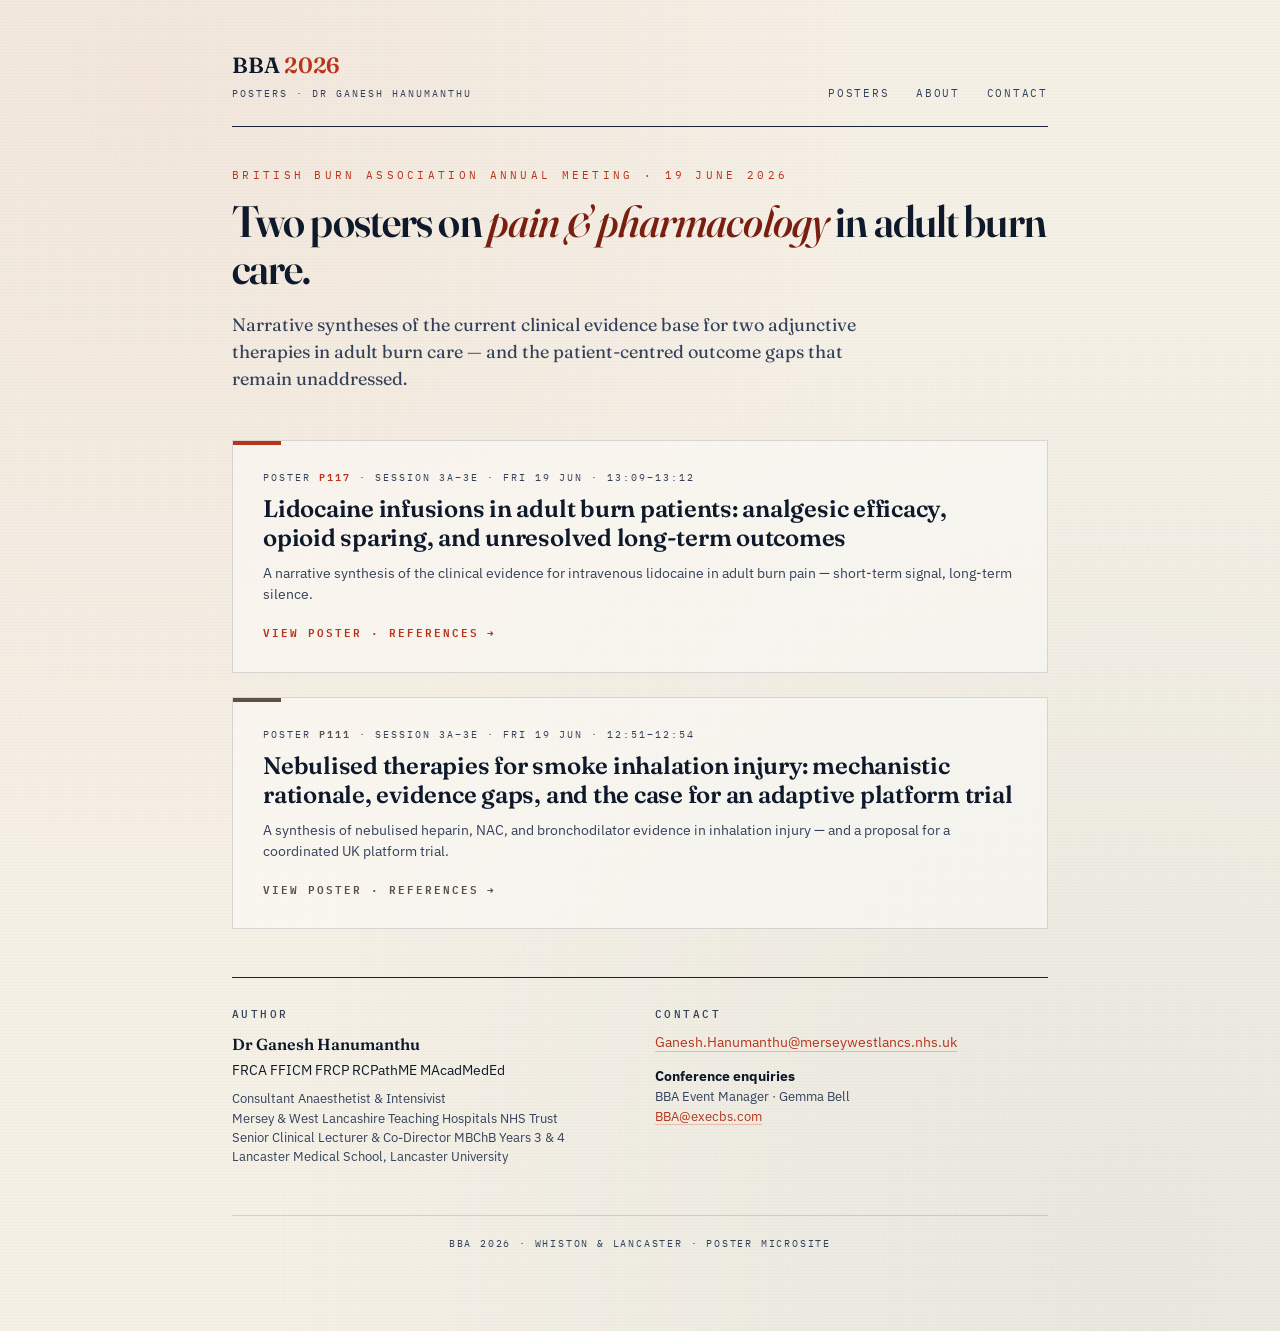
<file: index.html>
<!DOCTYPE html>
<html lang="en">
<head>
<meta charset="UTF-8">
<meta name="viewport" content="width=device-width, initial-scale=1.0">
<title>BBA 2026 · Posters · Dr Ganesh Hanumanthu</title>
<meta name="description" content="Conference posters presented at the British Burn Association Annual Meeting 2026 by Dr Ganesh Hanumanthu, Consultant Anaesthetist & Intensivist.">
<link rel="preconnect" href="https://fonts.googleapis.com">
<link rel="preconnect" href="https://fonts.gstatic.com" crossorigin>
<link href="https://fonts.googleapis.com/css2?family=Fraunces:opsz,wght@9..144,400;9..144,500;9..144,600;9..144,700&family=IBM+Plex+Sans:wght@300;400;500;600&family=IBM+Plex+Mono:wght@400;500;600&display=swap" rel="stylesheet">
<link rel="stylesheet" href="styles.css">
</head>
<body>
<div class="wrap">

  <header class="site-header">
    <a href="./" class="brand">
      BBA <span class="accent">2026</span>
      <span class="brand-sub">Posters · Dr Ganesh Hanumanthu</span>
    </a>
    <nav class="site-nav">
      <a href="#posters">Posters</a>
      <a href="#author">About</a>
      <a href="mailto:Ganesh.Hanumanthu@merseywestlancs.nhs.uk">Contact</a>
    </nav>
  </header>

  <section class="hero">
    <div class="eyebrow">British Burn Association Annual Meeting · 19 June 2026</div>
    <h1 class="hero-title">Two posters on <em>pain &amp; pharmacology</em> in adult burn care.</h1>
    <p class="hero-lede">
      Narrative syntheses of the current clinical evidence base for two adjunctive therapies in adult burn care — and the patient-centred outcome gaps that remain unaddressed.
    </p>
  </section>

  <section id="posters" class="poster-grid">

    <a href="posters/p117-lidocaine.html" class="poster-card">
      <div class="meta">
        Poster <span class="board">P117</span> · Session 3A–3E · Fri 19 Jun · 13:09–13:12
      </div>
      <h2>Lidocaine infusions in adult burn patients: analgesic efficacy, opioid sparing, and unresolved long-term outcomes</h2>
      <p class="desc">A narrative synthesis of the clinical evidence for intravenous lidocaine in adult burn pain — short-term signal, long-term silence.</p>
      <span class="arrow">View poster · references →</span>
    </a>

    <a href="posters/p111-smoke-inhalation.html" class="poster-card smoke">
      <div class="meta">
        Poster <span class="board">P111</span> · Session 3A–3E · Fri 19 Jun · 12:51–12:54
      </div>
      <h2>Nebulised therapies for smoke inhalation injury: mechanistic rationale, evidence gaps, and the case for an adaptive platform trial</h2>
      <p class="desc">A synthesis of nebulised heparin, NAC, and bronchodilator evidence in inhalation injury — and a proposal for a coordinated UK platform trial.</p>
      <span class="arrow">View poster · references →</span>
    </a>

  </section>

  <section id="author" class="author-block">
    <div>
      <h3>Author</h3>
      <p class="name">Dr Ganesh Hanumanthu</p>
      <p>FRCA FFICM FRCP RCPathME MAcadMedEd</p>
      <p style="margin-top:8px; color:var(--ink-soft); font-size:12.5px;">
        Consultant Anaesthetist &amp; Intensivist<br>
        Mersey &amp; West Lancashire Teaching Hospitals NHS Trust<br>
        Senior Clinical Lecturer &amp; Co-Director MBChB Years 3 &amp; 4<br>
        Lancaster Medical School, Lancaster University
      </p>
    </div>
    <div>
      <h3>Contact</h3>
      <p><a href="mailto:Ganesh.Hanumanthu@merseywestlancs.nhs.uk">Ganesh.Hanumanthu@merseywestlancs.nhs.uk</a></p>
      <p style="margin-top:14px;"><strong>Conference enquiries</strong></p>
      <p style="color:var(--ink-soft); font-size:12.5px;">
        BBA Event Manager · Gemma Bell<br>
        <a href="mailto:BBA@execbs.com">BBA@execbs.com</a>
      </p>
    </div>
  </section>

  <div class="colophon">
    BBA 2026 · Whiston &amp; Lancaster · poster microsite
  </div>

</div>
</body>
</html>
</file>
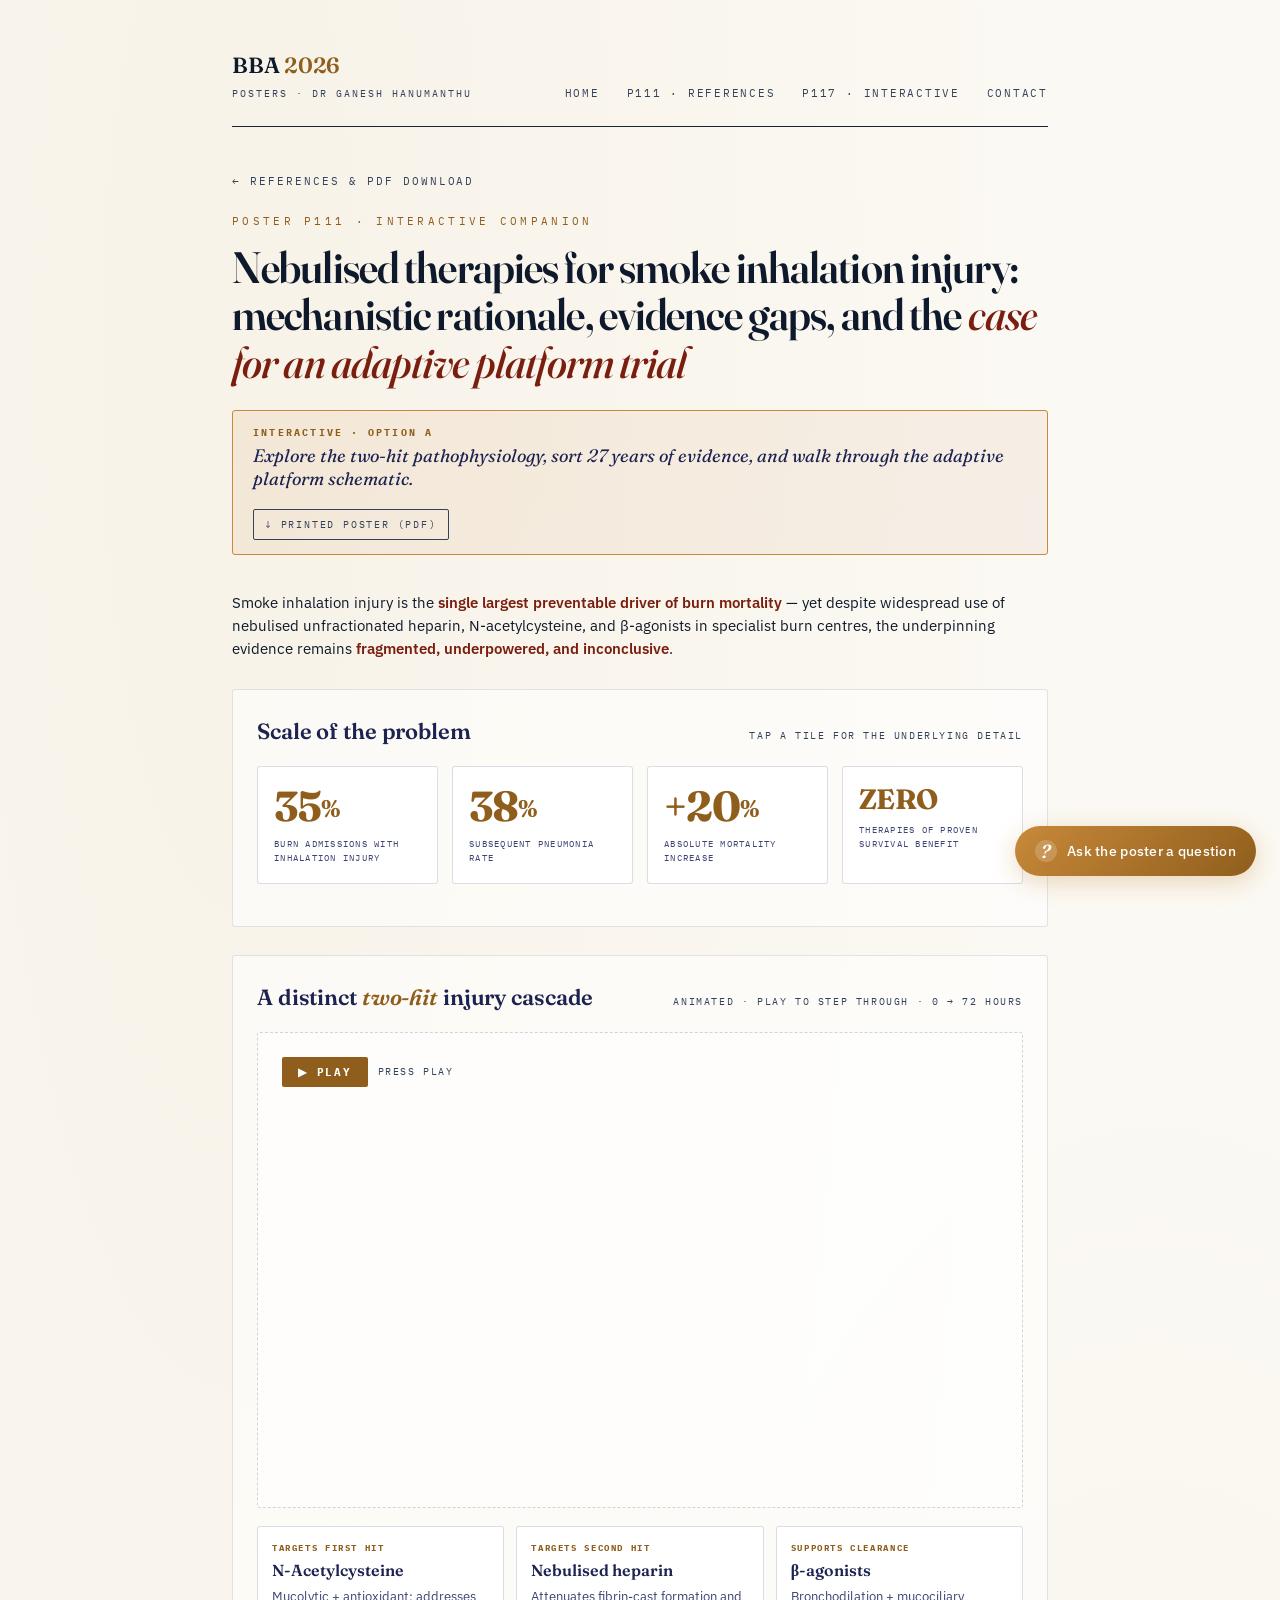
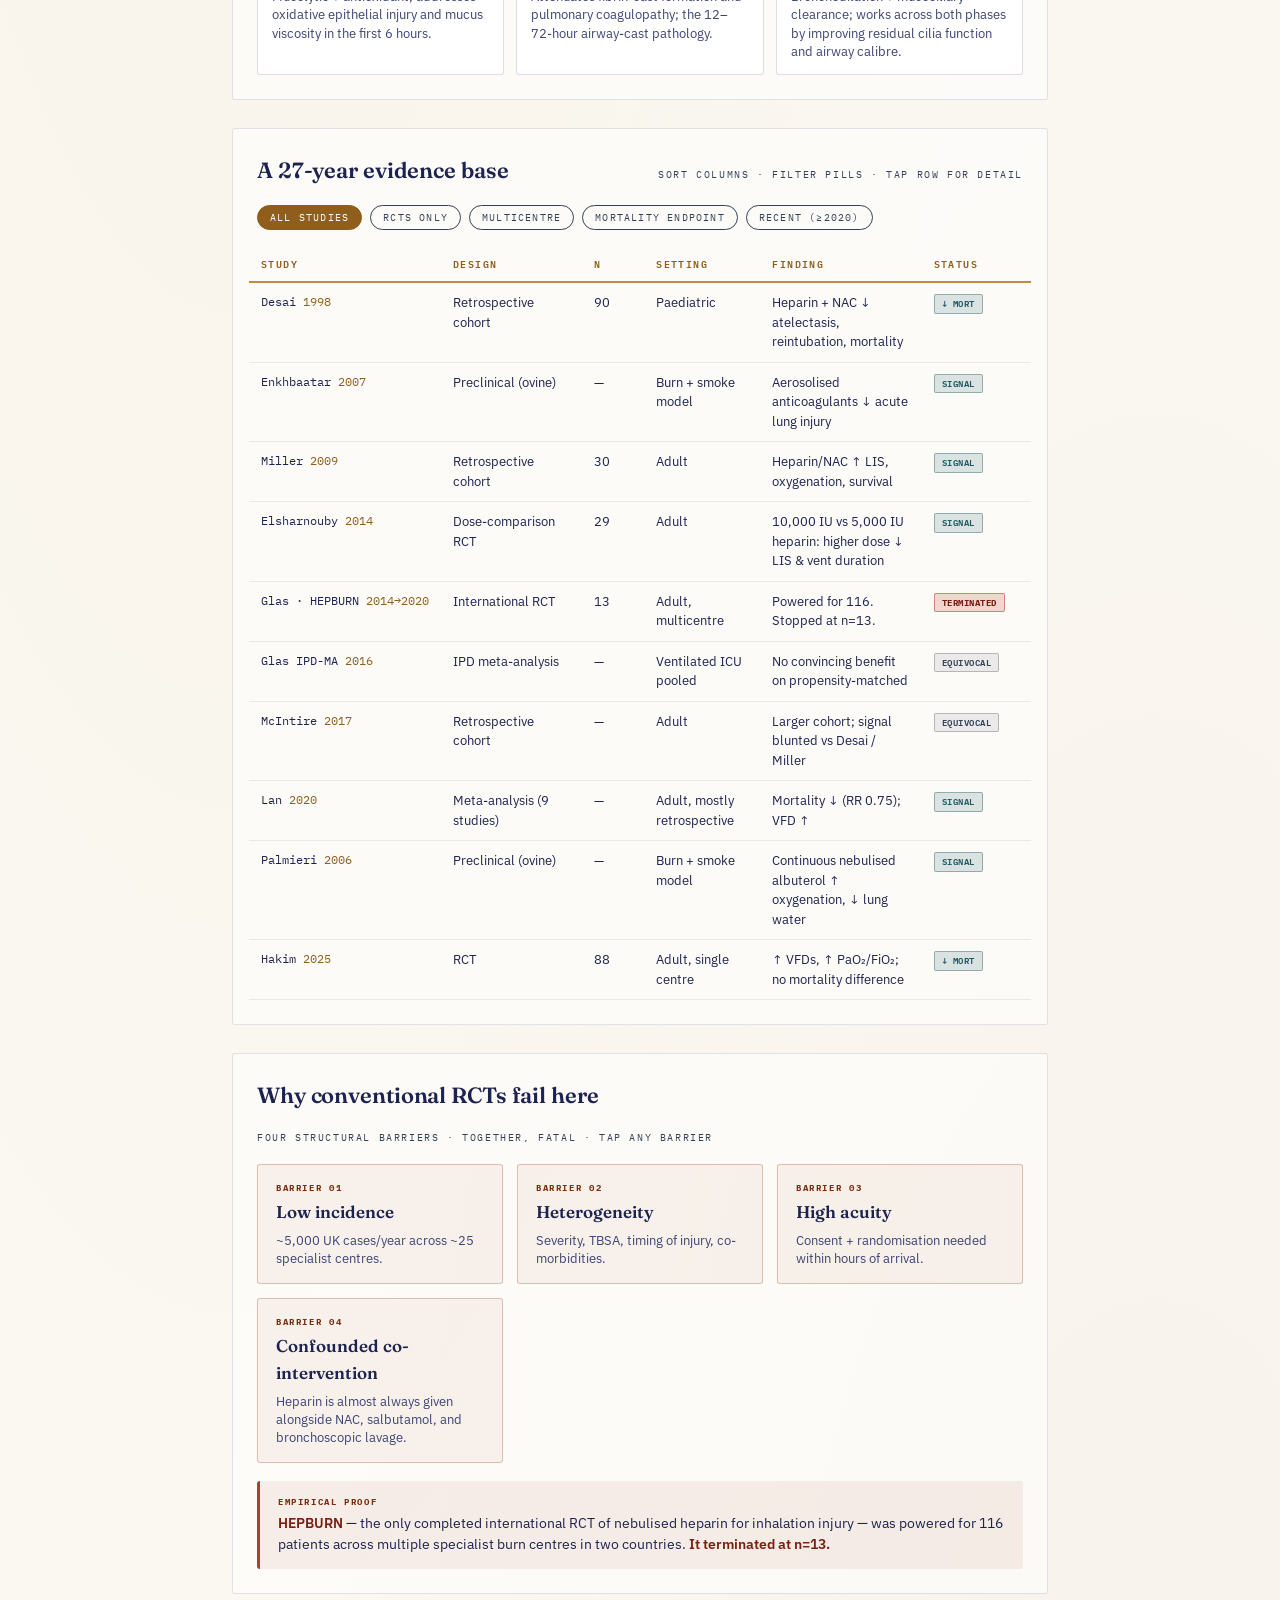
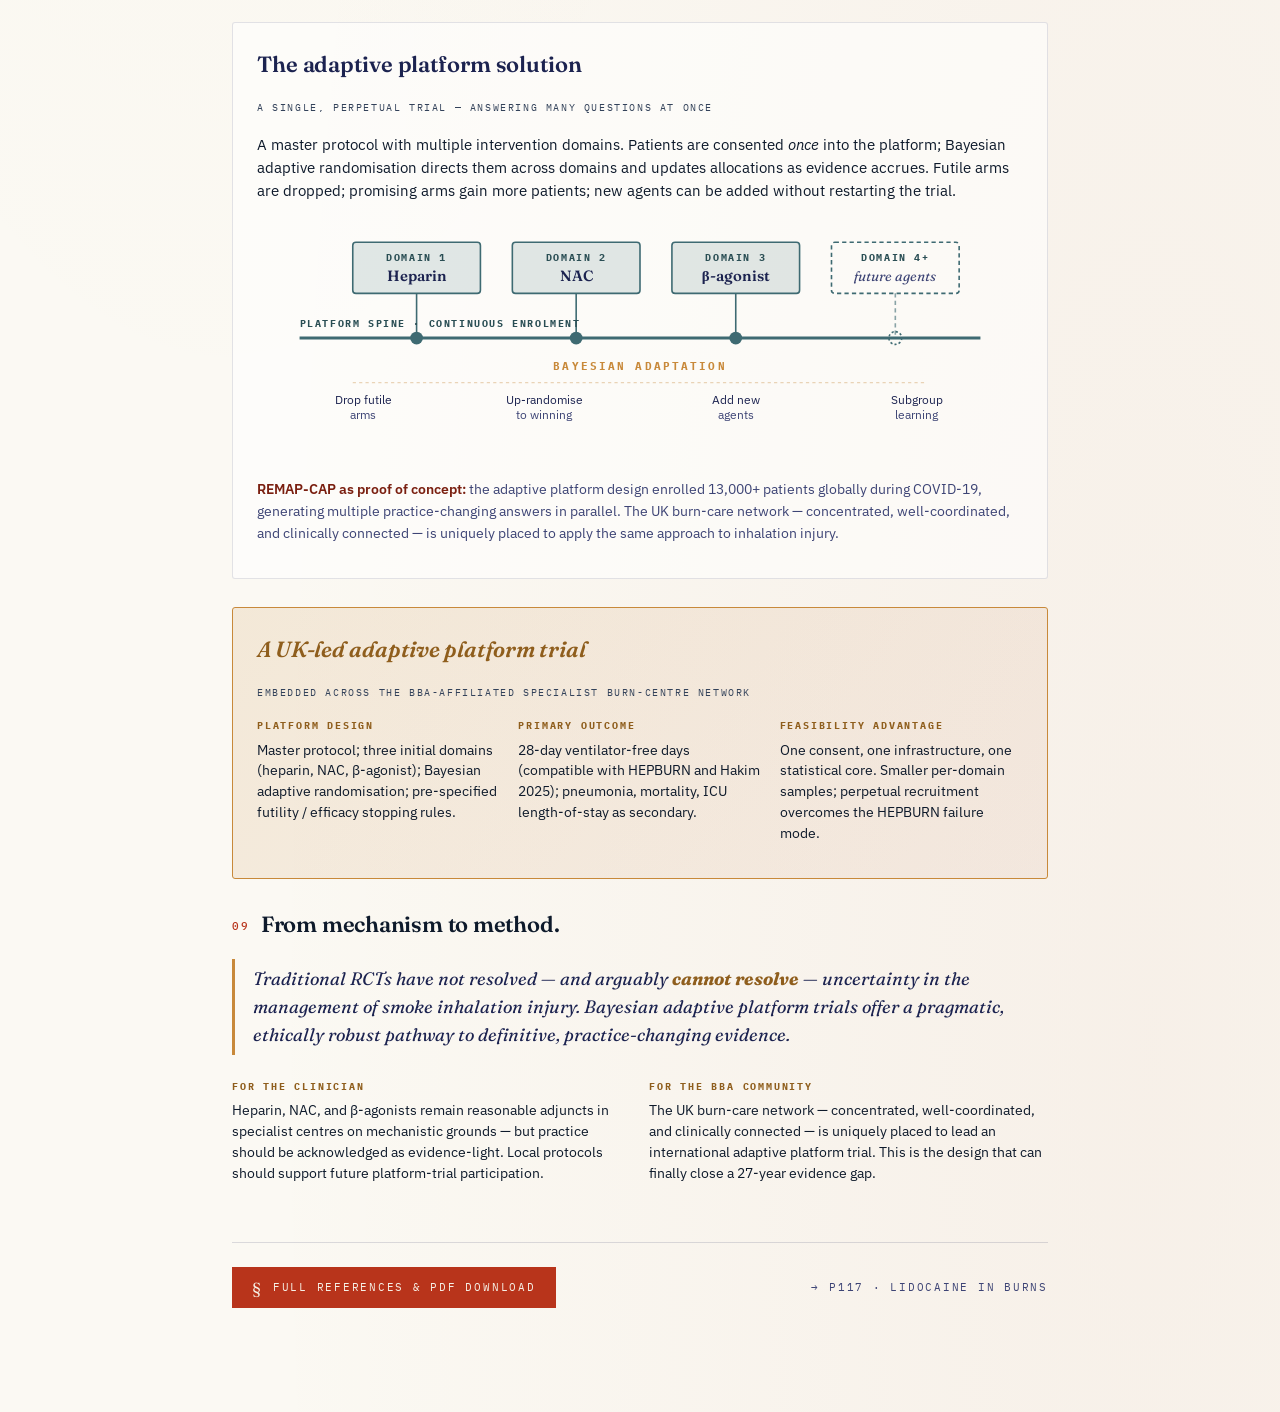
<file: posters/p111-interactive.html>
<!DOCTYPE html>
<html lang="en">
<head>
<meta charset="UTF-8">
<meta name="viewport" content="width=device-width, initial-scale=1.0">
<title>P111 · Interactive · Nebulised therapies for smoke inhalation · BBA 2026</title>
<meta name="description" content="Interactive companion to BBA 2026 Poster P111: explore the smoke inhalation injury evidence base — animated two-hit pathophysiology, sortable trials, adaptive platform schematic. Dr Ganesh Hanumanthu.">
<link rel="preconnect" href="https://fonts.googleapis.com">
<link rel="preconnect" href="https://fonts.gstatic.com" crossorigin>
<link href="https://fonts.googleapis.com/css2?family=Fraunces:ital,opsz,wght@0,9..144,400;0,9..144,500;0,9..144,600;0,9..144,700;1,9..144,500;1,9..144,600&family=IBM+Plex+Sans:wght@300;400;500;600&family=IBM+Plex+Mono:wght@400;500;600&display=swap" rel="stylesheet">
<link rel="stylesheet" href="../styles.css">
<link rel="stylesheet" href="../assets/interactive.css">
<script src="../assets/chart.umd.js"></script>
</head>
<body class="theme-saffron">
<div class="wrap poster-detail">

  <header class="site-header">
    <a href="../" class="brand">
      BBA <span class="accent">2026</span>
      <span class="brand-sub">Posters · Dr Ganesh Hanumanthu</span>
    </a>
    <nav class="site-nav">
      <a href="../">Home</a>
      <a href="p111-smoke-inhalation.html">P111 · References</a>
      <a href="p117-interactive.html">P117 · Interactive</a>
      <a href="mailto:Ganesh.Hanumanthu@merseywestlancs.nhs.uk">Contact</a>
    </nav>
  </header>

  <a href="p111-smoke-inhalation.html" class="back-link">← References &amp; PDF download</a>

  <div class="eyebrow">Poster P111 · Interactive companion</div>
  <h1 class="hero-title">Nebulised therapies for smoke inhalation injury: mechanistic rationale, evidence gaps, and the <em>case for an adaptive platform trial</em></h1>

  <div class="interactive-bar">
    <div>
      <div class="ib-label">Interactive · Option A</div>
      <div class="ib-headline">Explore the two-hit pathophysiology, sort 27 years of evidence, and walk through the adaptive platform schematic.</div>
    </div>
    <a href="../files/P111.pdf" class="ib-pdf" download>↓ Printed poster (PDF)</a>
  </div>

  <p style="margin:24px 0;">Smoke inhalation injury is the <strong>single largest preventable driver of burn mortality</strong> — yet despite widespread use of nebulised unfractionated heparin, N-acetylcysteine, and β-agonists in specialist burn centres, the underpinning evidence remains <strong>fragmented, underpowered, and inconclusive</strong>.</p>

  <!-- ============================================================
       AT A GLANCE — 4 headline numbers
       ============================================================ -->
  <div class="iap">
    <div class="iap-header">
      <div class="iap-title">Scale of the problem</div>
      <div class="iap-hint">Tap a tile for the underlying detail</div>
    </div>
    <div class="stat-grid" id="stat-grid-p111">
      <div class="stat-tile">
        <div class="figure">35<span class="unit">%</span></div>
        <div class="label">Burn admissions with inhalation injury</div>
        <div class="stat-detail">Approximate proportion of burn-centre admissions with concomitant inhalation injury, established in the landmark Shirani 1987 cohort and broadly consistent in subsequent series.</div>
      </div>
      <div class="stat-tile">
        <div class="figure">38<span class="unit">%</span></div>
        <div class="label">Subsequent pneumonia rate</div>
        <div class="stat-detail">Pneumonia is the most frequent secondary complication of inhalation injury, occurring in approximately 38% of affected patients — a direct downstream consequence of the second-hit fibrin-cast obstruction and impaired mucociliary clearance.</div>
      </div>
      <div class="stat-tile">
        <div class="figure">+20<span class="unit">%</span></div>
        <div class="label">Absolute mortality increase</div>
        <div class="stat-detail">Inhalation injury increases burn mortality by approximately 20 percentage points in absolute terms, making it the single largest preventable contributor to burn death in modern series.</div>
      </div>
      <div class="stat-tile">
        <div class="figure small">ZERO</div>
        <div class="label">Therapies of proven survival benefit</div>
        <div class="stat-detail">Despite 27 years of investigation, no nebulised therapy for smoke inhalation injury has demonstrated definitive survival benefit in adequately powered multicentre randomised trials. The HEPBURN trial — the closest such attempt — terminated at n=13.</div>
      </div>
    </div>
  </div>

  <!-- ============================================================
       TWO-HIT PATHOPHYSIOLOGY — animated time sequence
       ============================================================ -->
  <div class="iap">
    <div class="iap-header">
      <div class="iap-title">A distinct <em style="font-style:italic; color:var(--saffron-deep);">two-hit</em> injury cascade</div>
      <div class="iap-hint">Animated · play to step through · 0 → 72 hours</div>
    </div>
    <div class="mech-stage" id="mech-stage-p111">
      <div class="mech-controls">
        <button class="mech-play">▶ Play</button>
        <span class="mech-step">Press Play</span>
      </div>
      <svg class="mech-svg" viewBox="0 0 720 380" xmlns="http://www.w3.org/2000/svg">
        <defs>
          <marker id="arrowhead-111-ember" markerWidth="10" markerHeight="10" refX="8" refY="3" orient="auto">
            <path d="M0,0 L0,6 L8,3 z" fill="#a8451f"/>
          </marker>
          <marker id="arrowhead-111-amber" markerWidth="10" markerHeight="10" refX="8" refY="3" orient="auto">
            <path d="M0,0 L0,6 L8,3 z" fill="#c8893a"/>
          </marker>
        </defs>

        <!-- T = 0 -->
        <g class="node" data-step="1">
          <rect x="270" y="14" width="180" height="44" rx="3" fill="#fff" stroke="#1c2350" stroke-width="2"/>
          <text x="360" y="32" text-anchor="middle" font-family="IBM Plex Mono" font-size="9" letter-spacing="2" fill="#1c2350" font-weight="700">T = 0</text>
          <text x="360" y="48" text-anchor="middle" font-family="Fraunces" font-size="13" font-weight="600" fill="#1c2350">Smoke exposure</text>
        </g>

        <line class="arrow" data-step="2" x1="360" y1="62" x2="360" y2="92" stroke="#a8451f" stroke-width="2" marker-end="url(#arrowhead-111-ember)"/>

        <!-- HOUR 0-6: First hit -->
        <g class="node" data-step="2">
          <rect x="170" y="96" width="380" height="86" rx="3" fill="rgba(168,69,31,0.10)" stroke="#a8451f" stroke-width="1.5"/>
          <text x="360" y="116" text-anchor="middle" font-family="IBM Plex Mono" font-size="9" letter-spacing="2" fill="#a8451f" font-weight="700">HOUR 0–6 · FIRST HIT</text>
          <text x="360" y="134" text-anchor="middle" font-family="Fraunces" font-style="italic" font-size="16" font-weight="600" fill="#a8451f">Chemical ciliotoxicity</text>
          <text x="360" y="153" text-anchor="middle" font-family="IBM Plex Sans" font-size="11" fill="#1c2350">Direct chemical injury · Ciliary destruction · Denudation</text>
          <text x="360" y="170" text-anchor="middle" font-family="IBM Plex Sans" font-size="11" fill="#1c2350">↓ Mucociliary clearance · Neutrophil influx · Cytokine storm</text>
        </g>

        <line class="arrow" data-step="3" x1="360" y1="186" x2="360" y2="216" stroke="#c8893a" stroke-width="2" marker-end="url(#arrowhead-111-amber)"/>

        <!-- HOUR 12-72: Second hit -->
        <g class="node" data-step="3">
          <rect x="170" y="220" width="380" height="86" rx="3" fill="rgba(200,137,58,0.12)" stroke="#c8893a" stroke-width="1.5"/>
          <text x="360" y="240" text-anchor="middle" font-family="IBM Plex Mono" font-size="9" letter-spacing="2" fill="#8f5e1d" font-weight="700">HOUR 12–72 · SECOND HIT</text>
          <text x="360" y="258" text-anchor="middle" font-family="Fraunces" font-style="italic" font-size="16" font-weight="600" fill="#8f5e1d">Fibrin-cast obstruction</text>
          <text x="360" y="277" text-anchor="middle" font-family="IBM Plex Sans" font-size="11" fill="#1c2350">Bronchial blood flow ↑ 10-fold · Plasma exudation</text>
          <text x="360" y="294" text-anchor="middle" font-family="IBM Plex Sans" font-size="11" fill="#1c2350">Fibrin + debris casts · Small-airway obstruction · V/Q mismatch</text>
        </g>

        <line class="arrow" data-step="4" x1="360" y1="310" x2="360" y2="338" stroke="#1c2350" stroke-width="2" marker-end="url(#arrowhead-111-ember)"/>

        <!-- DAY 3+: Outcome -->
        <g class="node" data-step="4">
          <rect x="220" y="342" width="280" height="32" rx="3" fill="rgba(28,35,80,0.10)" stroke="#1c2350" stroke-width="1.5"/>
          <text x="360" y="357" text-anchor="middle" font-family="IBM Plex Mono" font-size="9" letter-spacing="2" fill="#1c2350" font-weight="700">DAY 3+</text>
          <text x="360" y="369" text-anchor="middle" font-family="IBM Plex Sans" font-size="11" fill="#1c2350">Pneumonia · ARDS · death</text>
        </g>
      </svg>
    </div>
    <div style="margin-top:18px; display:grid; grid-template-columns:repeat(auto-fit, minmax(220px, 1fr)); gap:12px;">
      <div style="background:#fff; border:1px solid rgba(28,35,80,0.15); border-radius:3px; padding:14px;">
        <div style="font-family:'IBM Plex Mono', monospace; font-size:9px; letter-spacing:0.18em; text-transform:uppercase; color:var(--saffron-deep); font-weight:700; margin-bottom:4px;">Targets first hit</div>
        <div style="font-family:'Fraunces', serif; font-weight:600; font-size:16px; margin-bottom:4px;">N-Acetylcysteine</div>
        <div style="font-size:12.5px; color:var(--indigo-soft); line-height:1.45;">Mucolytic + antioxidant; addresses oxidative epithelial injury and mucus viscosity in the first 6 hours.</div>
      </div>
      <div style="background:#fff; border:1px solid rgba(28,35,80,0.15); border-radius:3px; padding:14px;">
        <div style="font-family:'IBM Plex Mono', monospace; font-size:9px; letter-spacing:0.18em; text-transform:uppercase; color:var(--saffron-deep); font-weight:700; margin-bottom:4px;">Targets second hit</div>
        <div style="font-family:'Fraunces', serif; font-weight:600; font-size:16px; margin-bottom:4px;">Nebulised heparin</div>
        <div style="font-size:12.5px; color:var(--indigo-soft); line-height:1.45;">Attenuates fibrin-cast formation and pulmonary coagulopathy; the 12–72-hour airway-cast pathology.</div>
      </div>
      <div style="background:#fff; border:1px solid rgba(28,35,80,0.15); border-radius:3px; padding:14px;">
        <div style="font-family:'IBM Plex Mono', monospace; font-size:9px; letter-spacing:0.18em; text-transform:uppercase; color:var(--saffron-deep); font-weight:700; margin-bottom:4px;">Supports clearance</div>
        <div style="font-family:'Fraunces', serif; font-weight:600; font-size:16px; margin-bottom:4px;">β-agonists</div>
        <div style="font-size:12.5px; color:var(--indigo-soft); line-height:1.45;">Bronchodilation + mucociliary clearance; works across both phases by improving residual cilia function and airway calibre.</div>
      </div>
    </div>
  </div>

  <!-- ============================================================
       CLINICAL EVIDENCE TABLE
       ============================================================ -->
  <div class="iap">
    <div class="iap-header">
      <div class="iap-title">A 27-year evidence base</div>
      <div class="iap-hint">Sort columns · filter pills · tap row for detail</div>
    </div>
    <div id="studies-p111"></div>
  </div>

  <!-- ============================================================
       WHY RCTs FAIL — 4 barrier cards
       ============================================================ -->
  <div class="iap">
    <div class="iap-header">
      <div class="iap-title">Why conventional RCTs fail here</div>
      <div class="iap-hint">Four structural barriers · together, fatal · tap any barrier</div>
    </div>
    <div class="barrier-grid" id="barrier-grid-p111">
      <div class="barrier">
        <div class="badge">Barrier 01</div>
        <div class="title">Low incidence</div>
        <div class="summary">~5,000 UK cases/year across ~25 specialist centres.</div>
        <div class="detail">Each centre sees a small annual volume; recruiting an adequately powered trial requires multicentre coordination across the entire UK burn-care network. Compounding this, only a subset of admitted inhalation-injury patients meet eligibility criteria for any given intervention trial.</div>
      </div>
      <div class="barrier">
        <div class="badge">Barrier 02</div>
        <div class="title">Heterogeneity</div>
        <div class="summary">Severity, TBSA, timing of injury, co-morbidities.</div>
        <div class="detail">Inhalation injury severity ranges from mild bronchial irritation to ARDS-grade lung injury; TBSA varies; smoke composition differs by exposure context (housefire, industrial, combustion source). Standardising entry criteria sharply narrows the eligible pool, but loosening them dilutes any treatment effect.</div>
      </div>
      <div class="barrier">
        <div class="badge">Barrier 03</div>
        <div class="title">High acuity</div>
        <div class="summary">Consent + randomisation needed within hours of arrival.</div>
        <div class="detail">Both first-hit and second-hit pathology are time-sensitive. The therapeutic window for first-hit-targeting interventions (e.g., NAC) is 0–6 hours; for second-hit-targeting (heparin), it extends to 24–72 hours. Patients present unconscious or intubated; consent procedures designed for elective trials fail. Many sites lack 24/7 research staff cover.</div>
      </div>
      <div class="barrier">
        <div class="badge">Barrier 04</div>
        <div class="title">Confounded co-intervention</div>
        <div class="summary">Heparin is almost always given alongside NAC, salbutamol, and bronchoscopic lavage.</div>
        <div class="detail">Specialist centres deploy bundled nebulised therapy as standard practice. Single-agent trials therefore study the agent against background polypharmacy, not against no intervention; isolating the contribution of any single agent is methodologically very difficult.</div>
      </div>
    </div>
    <div style="margin-top:18px; padding:14px 18px; background:rgba(168,69,31,0.08); border-left:3px solid var(--sienna); border-radius:3px;">
      <div style="font-family:'IBM Plex Mono', monospace; font-size:9px; letter-spacing:0.18em; text-transform:uppercase; color:var(--sienna-deep); font-weight:700; margin-bottom:4px;">Empirical proof</div>
      <div style="font-size:14px; line-height:1.5; color:var(--indigo);">
        <strong>HEPBURN</strong> — the only completed international RCT of nebulised heparin for inhalation injury — was powered for 116 patients across multiple specialist burn centres in two countries. <strong>It terminated at n=13.</strong>
      </div>
    </div>
  </div>

  <!-- ============================================================
       ADAPTIVE PLATFORM SCHEMATIC
       ============================================================ -->
  <div class="iap">
    <div class="iap-header">
      <div class="iap-title">The adaptive platform solution</div>
      <div class="iap-hint">A single, perpetual trial — answering many questions at once</div>
    </div>
    <p style="margin-bottom:18px;">A master protocol with multiple intervention domains. Patients are consented <em>once</em> into the platform; Bayesian adaptive randomisation directs them across domains and updates allocations as evidence accrues. Futile arms are dropped; promising arms gain more patients; new agents can be added without restarting the trial.</p>

    <svg viewBox="0 0 720 220" xmlns="http://www.w3.org/2000/svg" style="width:100%; height:auto;">
      <!-- Top: 4 domain branches -->
      <g>
        <rect x="90" y="20" width="120" height="48" rx="3" fill="rgba(62,106,114,0.15)" stroke="#3e6a72" stroke-width="1.5"/>
        <text x="150" y="38" text-anchor="middle" font-family="IBM Plex Mono" font-size="9" letter-spacing="1.5" fill="#2a4e54" font-weight="700">DOMAIN 1</text>
        <text x="150" y="56" text-anchor="middle" font-family="Fraunces" font-size="14" font-weight="600" fill="#1c2350">Heparin</text>
        <line x1="150" y1="68" x2="150" y2="108" stroke="#3e6a72" stroke-width="1.5"/>
        <circle cx="150" cy="110" r="6" fill="#3e6a72"/>
      </g>
      <g>
        <rect x="240" y="20" width="120" height="48" rx="3" fill="rgba(62,106,114,0.15)" stroke="#3e6a72" stroke-width="1.5"/>
        <text x="300" y="38" text-anchor="middle" font-family="IBM Plex Mono" font-size="9" letter-spacing="1.5" fill="#2a4e54" font-weight="700">DOMAIN 2</text>
        <text x="300" y="56" text-anchor="middle" font-family="Fraunces" font-size="14" font-weight="600" fill="#1c2350">NAC</text>
        <line x1="300" y1="68" x2="300" y2="108" stroke="#3e6a72" stroke-width="1.5"/>
        <circle cx="300" cy="110" r="6" fill="#3e6a72"/>
      </g>
      <g>
        <rect x="390" y="20" width="120" height="48" rx="3" fill="rgba(62,106,114,0.15)" stroke="#3e6a72" stroke-width="1.5"/>
        <text x="450" y="38" text-anchor="middle" font-family="IBM Plex Mono" font-size="9" letter-spacing="1.5" fill="#2a4e54" font-weight="700">DOMAIN 3</text>
        <text x="450" y="56" text-anchor="middle" font-family="Fraunces" font-size="14" font-weight="600" fill="#1c2350">β-agonist</text>
        <line x1="450" y1="68" x2="450" y2="108" stroke="#3e6a72" stroke-width="1.5"/>
        <circle cx="450" cy="110" r="6" fill="#3e6a72"/>
      </g>
      <g>
        <rect x="540" y="20" width="120" height="48" rx="3" fill="none" stroke="#3e6a72" stroke-width="1.5" stroke-dasharray="4 3"/>
        <text x="600" y="38" text-anchor="middle" font-family="IBM Plex Mono" font-size="9" letter-spacing="1.5" fill="#2a4e54" font-weight="700">DOMAIN 4+</text>
        <text x="600" y="56" text-anchor="middle" font-family="Fraunces" font-style="italic" font-size="13" fill="#3d4475">future agents</text>
        <line x1="600" y1="68" x2="600" y2="108" stroke="#3e6a72" stroke-width="1.5" stroke-dasharray="4 3" opacity="0.6"/>
        <circle cx="600" cy="110" r="6" fill="none" stroke="#3e6a72" stroke-width="1.5" stroke-dasharray="2 2"/>
      </g>

      <!-- Spine -->
      <line x1="40" y1="110" x2="680" y2="110" stroke="#3e6a72" stroke-width="3"/>
      <text x="40" y="100" font-family="IBM Plex Mono" font-size="9" fill="#2a4e54" letter-spacing="1.5" font-weight="700">PLATFORM SPINE · CONTINUOUS ENROLMENT</text>

      <!-- Bayesian adaptation section -->
      <text x="360" y="140" text-anchor="middle" font-family="IBM Plex Mono" font-size="10" fill="#c8893a" letter-spacing="2" font-weight="700">BAYESIAN ADAPTATION</text>
      <line x1="90" y1="152" x2="630" y2="152" stroke="#c8893a" stroke-width="0.8" stroke-dasharray="3 3" opacity="0.5"/>
      <g font-family="IBM Plex Sans" font-size="11">
        <text x="100" y="172" text-anchor="middle" fill="#1c2350">Drop futile</text>
        <text x="100" y="186" text-anchor="middle" fill="#3d4475">arms</text>
        <text x="270" y="172" text-anchor="middle" fill="#1c2350">Up-randomise</text>
        <text x="270" y="186" text-anchor="middle" fill="#3d4475">to winning</text>
        <text x="450" y="172" text-anchor="middle" fill="#1c2350">Add new</text>
        <text x="450" y="186" text-anchor="middle" fill="#3d4475">agents</text>
        <text x="620" y="172" text-anchor="middle" fill="#1c2350">Subgroup</text>
        <text x="620" y="186" text-anchor="middle" fill="#3d4475">learning</text>
      </g>
    </svg>

    <p style="margin-top:18px; font-size:14px; color:var(--indigo-soft); line-height:1.55;">
      <strong>REMAP-CAP as proof of concept:</strong> the adaptive platform design enrolled 13,000+ patients globally during COVID-19, generating multiple practice-changing answers in parallel. The UK burn-care network — concentrated, well-coordinated, and clinically connected — is uniquely placed to apply the same approach to inhalation injury.
    </p>
  </div>

  <!-- ============================================================
       THE PROPOSAL
       ============================================================ -->
  <div class="iap" style="background:linear-gradient(135deg, rgba(200,137,58,0.15), rgba(168,69,31,0.06)); border:1px solid var(--saffron);">
    <div class="iap-header">
      <div class="iap-title"><em style="color:var(--saffron-deep); font-style:italic;">A UK-led adaptive platform trial</em></div>
      <div class="iap-hint">Embedded across the BBA-affiliated specialist burn-centre network</div>
    </div>
    <div style="display:grid; grid-template-columns:repeat(auto-fit, minmax(220px, 1fr)); gap:18px; margin-top:6px;">
      <div>
        <h4 style="font-family:'IBM Plex Mono', monospace; font-size:10px; letter-spacing:0.18em; text-transform:uppercase; color:var(--saffron-deep); font-weight:700; margin-bottom:6px;">Platform design</h4>
        <p style="font-size:13.5px; line-height:1.55;">Master protocol; three initial domains (heparin, NAC, β-agonist); Bayesian adaptive randomisation; pre-specified futility / efficacy stopping rules.</p>
      </div>
      <div>
        <h4 style="font-family:'IBM Plex Mono', monospace; font-size:10px; letter-spacing:0.18em; text-transform:uppercase; color:var(--saffron-deep); font-weight:700; margin-bottom:6px;">Primary outcome</h4>
        <p style="font-size:13.5px; line-height:1.55;">28-day ventilator-free days (compatible with HEPBURN and Hakim 2025); pneumonia, mortality, ICU length-of-stay as secondary.</p>
      </div>
      <div>
        <h4 style="font-family:'IBM Plex Mono', monospace; font-size:10px; letter-spacing:0.18em; text-transform:uppercase; color:var(--saffron-deep); font-weight:700; margin-bottom:6px;">Feasibility advantage</h4>
        <p style="font-size:13.5px; line-height:1.55;">One consent, one infrastructure, one statistical core. Smaller per-domain samples; perpetual recruitment overcomes the HEPBURN failure mode.</p>
      </div>
    </div>
  </div>

  <!-- ============================================================
       CONCLUSION
       ============================================================ -->
  <h2 class="section-title"><span class="num">09</span>From mechanism to method.</h2>
  <blockquote style="border-left:3px solid var(--saffron); padding:6px 0 6px 18px; margin:18px 0; font-family:'Fraunces', serif; font-style:italic; font-size:18px; line-height:1.55; color:var(--indigo);">
    Traditional RCTs have not resolved — and arguably <strong style="font-weight:700; color:var(--saffron-deep);">cannot resolve</strong> — uncertainty in the management of smoke inhalation injury. Bayesian adaptive platform trials offer a pragmatic, ethically robust pathway to definitive, practice-changing evidence.
  </blockquote>

  <div style="display:grid; grid-template-columns:repeat(auto-fit, minmax(220px, 1fr)); gap:18px; margin:24px 0;">
    <div>
      <h4 style="font-family:'IBM Plex Mono', monospace; font-size:10px; letter-spacing:0.18em; text-transform:uppercase; color:var(--saffron-deep); font-weight:700; margin-bottom:6px;">For the clinician</h4>
      <p style="font-size:13.5px; line-height:1.55;">Heparin, NAC, and β-agonists remain reasonable adjuncts in specialist centres on mechanistic grounds — but practice should be acknowledged as evidence-light. Local protocols should support future platform-trial participation.</p>
    </div>
    <div>
      <h4 style="font-family:'IBM Plex Mono', monospace; font-size:10px; letter-spacing:0.18em; text-transform:uppercase; color:var(--saffron-deep); font-weight:700; margin-bottom:6px;">For the BBA community</h4>
      <p style="font-size:13.5px; line-height:1.55;">The UK burn-care network — concentrated, well-coordinated, and clinically connected — is uniquely placed to lead an international adaptive platform trial. This is the design that can finally close a 27-year evidence gap.</p>
    </div>
  </div>

  <div style="margin:48px 0 24px; padding-top:24px; border-top:1px solid rgba(28,35,80,0.15); display:flex; gap:18px; flex-wrap:wrap; justify-content:space-between; align-items:center;">
    <a href="p111-smoke-inhalation.html" class="dl-btn primary">
      <span class="icon">§</span> Full references &amp; PDF download
    </a>
    <a href="p117-interactive.html" style="font-family:'IBM Plex Mono', monospace; font-size:11px; letter-spacing:0.16em; text-transform:uppercase; color:var(--indigo-soft); text-decoration:none;">→ P117 · Lidocaine in burns</a>
  </div>

</div>

<script src="../assets/interactive.js"></script>
<script>
const studiesP111 = [
  {_id:1, study:'Desai', year:1998, ref:'J Burn Care Rehabil', design:'Retrospective cohort', n:90, setting:'Paediatric', isRCT:false, mortality:true, multicentre:false, recent:false, status:'positive', finding:'Heparin + NAC ↓ atelectasis, reintubation, mortality',
    detailHtml: `<h4>Citation</h4><p>Desai MH, et al. <em>J Burn Care Rehabil.</em> 1998;19:210–2.</p><h4>Design</h4><p>Paediatric retrospective cohort. Compared nebulised heparin/NAC bundled regimen against historical controls.</p><h4>Key results</h4><p>Reduced atelectasis, reintubation rate, and mortality. The foundational paper that established the bundled-therapy paradigm in burn centres globally.</p>` },
  {_id:2, study:'Enkhbaatar', year:2007, ref:'Crit Care Med', design:'Preclinical (ovine)', n:null, setting:'Burn + smoke model', isRCT:false, mortality:false, multicentre:false, recent:false, status:'positive', finding:'Aerosolised anticoagulants ↓ acute lung injury',
    detailHtml: `<h4>Citation</h4><p>Enkhbaatar P, et al. <em>Crit Care Med.</em> 2007;35:2805–10.</p><h4>Design</h4><p>Ovine burn-plus-smoke model. Aerosolised anticoagulants tested against control.</p><h4>Key results</h4><p>Reduced acute lung injury markers. The mechanistic underpinning for clinical heparin trials in inhalation injury.</p>` },
  {_id:3, study:'Miller', year:2009, ref:'J Burn Care Res', design:'Retrospective cohort', n:30, setting:'Adult', isRCT:false, mortality:true, multicentre:false, recent:false, status:'positive', finding:'Heparin/NAC ↑ LIS, oxygenation, survival',
    detailHtml: `<h4>Citation</h4><p>Miller AC, et al. <em>J Burn Care Res.</em> 2009;30:249–56.</p><h4>Design</h4><p>Adult retrospective cohort, n=30, nebulised heparin/NAC vs standard care.</p><h4>Key results</h4><p>Improved lung injury scores, oxygenation, and survival. Translated the Desai paediatric finding to adult populations.</p>` },
  {_id:4, study:'Elsharnouby', year:2014, ref:'J Crit Care', design:'Dose-comparison RCT', n:29, setting:'Adult', isRCT:true, mortality:false, multicentre:false, recent:false, status:'positive', finding:'10,000 IU vs 5,000 IU heparin: higher dose ↓ LIS & vent duration',
    detailHtml: `<h4>Citation</h4><p>Elsharnouby NM, et al. <em>J Crit Care.</em> 2014;29:182.e1–4.</p><h4>Design</h4><p>RCT n=29, dose-comparison: 10,000 IU vs 5,000 IU nebulised heparin.</p><h4>Key results</h4><p>Higher dose associated with reduced lung injury scores and ventilator duration. Single-centre; underpowered for mortality.</p>` },
  {_id:5, study:'Glas · HEPBURN', year:2014, refYear:2020, ref:'Trials / J Clin Med', design:'International RCT', n:13, setting:'Adult, multicentre', isRCT:true, mortality:true, multicentre:true, recent:false, status:'terminated', finding:'Powered for 116. Stopped at n=13.',
    detailHtml: `<h4>Citation</h4><p>Glas GJ, et al. HEPBURN: efficacy and safety of nebulised heparin. <em>Trials.</em> 2014;15:91. Final report: <em>J Clin Med.</em> 2020;9:894.</p><h4>Design</h4><p>International, multicentre, randomised controlled trial of nebulised heparin in adult inhalation injury. Designed to enrol 116 patients; outcomes included ventilator-free days, pneumonia, and mortality.</p><h4>Critical finding</h4><p><strong>Terminated early at n=13</strong> due to inability to recruit. Direct empirical evidence that conventional two-arm RCTs cannot adequately study this disease. This single result is the strongest argument for an alternative trial design.</p>` },
  {_id:6, study:'Glas IPD-MA', year:2016, ref:'Ann Intensive Care', design:'IPD meta-analysis', n:null, setting:'Ventilated ICU pooled', isRCT:false, mortality:true, multicentre:true, recent:false, status:'neutral', finding:'No convincing benefit on propensity-matched',
    detailHtml: `<h4>Citation</h4><p>Glas GJ, et al. <em>Ann Intensive Care.</em> 2016;6:33.</p><h4>Design</h4><p>Individual patient data meta-analysis of ventilated ICU patients receiving nebulised heparin.</p><h4>Key results</h4><p>No convincing benefit on propensity-matched analysis. Methodologically rigorous; the most balanced existing pooled estimate.</p>` },
  {_id:7, study:'McIntire', year:2017, ref:'J Burn Care Res', design:'Retrospective cohort', n:null, setting:'Adult', isRCT:false, mortality:true, multicentre:false, recent:false, status:'neutral', finding:'Larger cohort; signal blunted vs Desai / Miller',
    detailHtml: `<h4>Citation</h4><p>McIntire AM, et al. <em>J Burn Care Res.</em> 2017;38:45–52.</p><h4>Design</h4><p>Larger adult retrospective cohort.</p><h4>Key results</h4><p>The mortality signal seen in Desai 1998 and Miller 2009 was attenuated. Suggests prior single-centre estimates may overstate effect size.</p>` },
  {_id:8, study:'Lan', year:2020, ref:'Burns Trauma', design:'Meta-analysis (9 studies)', n:null, setting:'Adult, mostly retrospective', isRCT:false, mortality:true, multicentre:false, recent:true, status:'positive', finding:'Mortality ↓ (RR 0.75); VFD ↑',
    detailHtml: `<h4>Citation</h4><p>Lan X, et al. <em>Burns Trauma.</em> 2020;8:tkaa015.</p><h4>Design</h4><p>Meta-analysis of 9 studies (no multicentre RCT in pool).</p><h4>Key results</h4><p>Pooled mortality RR 0.75; increased ventilator-free days. Limited by absence of large RCTs.</p>` },
  {_id:9, study:'Palmieri', year:2006, ref:'Crit Care Med', design:'Preclinical (ovine)', n:null, setting:'Burn + smoke model', isRCT:false, mortality:false, multicentre:false, recent:false, status:'positive', finding:'Continuous nebulised albuterol ↑ oxygenation, ↓ lung water',
    detailHtml: `<h4>Citation</h4><p>Palmieri TL, et al. <em>Crit Care Med.</em> 2006;34:1719–24.</p><h4>Design</h4><p>Ovine burn+smoke model; continuous nebulised albuterol vs control.</p><h4>Key results</h4><p>Improved oxygenation, reduced lung water. Mechanistic support for β-agonist component of bundled therapy.</p>` },
  {_id:10, study:'Hakim', year:2025, ref:'Burns', design:'RCT', n:88, setting:'Adult, single centre', isRCT:true, mortality:true, multicentre:false, recent:true, status:'positive', finding:'↑ VFDs, ↑ PaO₂/FiO₂; no mortality difference',
    detailHtml: `<h4>Citation</h4><p>Hakim SM, et al. <em>Burns.</em> 2025;51:107518.</p><h4>Design</h4><p>RCT, n=88, single centre, nebulised heparin vs control.</p><h4>Key results</h4><p>Improved ventilator-free days and PaO₂/FiO₂ ratio. No mortality difference. The most recent and largest single-centre RCT; demonstrates that with adequate single-centre infrastructure recruitment is feasible — but a single centre still cannot deliver definitive multicentre evidence.</p>` },
];

InteractivePoster.studiesTable(document.getElementById('studies-p111'), studiesP111, {
  filters: [
    { key:'rct',         label:'RCTs only',           test: r => r.isRCT },
    { key:'multi',       label:'Multicentre',         test: r => r.multicentre },
    { key:'mortality',   label:'Mortality endpoint',  test: r => r.mortality },
    { key:'recent',      label:'Recent (≥2020)',      test: r => r.recent },
  ],
  columns: [
    { key:'study', label:'Study', cellClass:'study-name',
      render: r => `${r.study} <span class="year">${r.year}${r.refYear?'→'+r.refYear:''}</span>` },
    { key:'design', label:'Design', style:'width:18%' },
    { key:'n', label:'n', style:'width:8%',
      render: r => r.n != null ? r.n : '—' },
    { key:'setting', label:'Setting' },
    { key:'finding', label:'Finding' },
    { key:'status', label:'Status', style:'width:14%',
      render: r => {
        if (r.status === 'positive') return `<span class="tag-pill pos">${r.finding.includes('mort')?'↓ mort':'Signal'}</span>`;
        if (r.status === 'terminated') return `<span class="tag-pill term">Terminated</span>`;
        return `<span class="tag-pill neu">Equivocal</span>`;
      } },
  ],
});

InteractivePoster.statTiles(document.getElementById('stat-grid-p111'));
InteractivePoster.barriers(document.getElementById('barrier-grid-p111'));
InteractivePoster.mechAnim(document.getElementById('mech-stage-p111'), 4);
</script>

<!-- ============================================================
     Q&A WIDGET — Option B (Anthropic-powered evidence assistant)
     ============================================================ -->
<script>
  window.BBA_QA_CONFIG = {
    workerUrl: 'https://bba-2026-qa.gh-b03.workers.dev',
    posterId: 'p111',
    suggestions: [
      'Why did the HEPBURN trial terminate at n=13?',
      'What is the rationale for an adaptive platform design here?',
      'How does Hakim 2025 differ from the earlier RCTs?',
      'What does REMAP-CAP add to the argument?',
    ],
  };
</script>
<link rel="stylesheet" href="../assets/qa-widget.css">
<script src="../assets/qa-widget.js" defer></script>

</body>
</html>
</file>
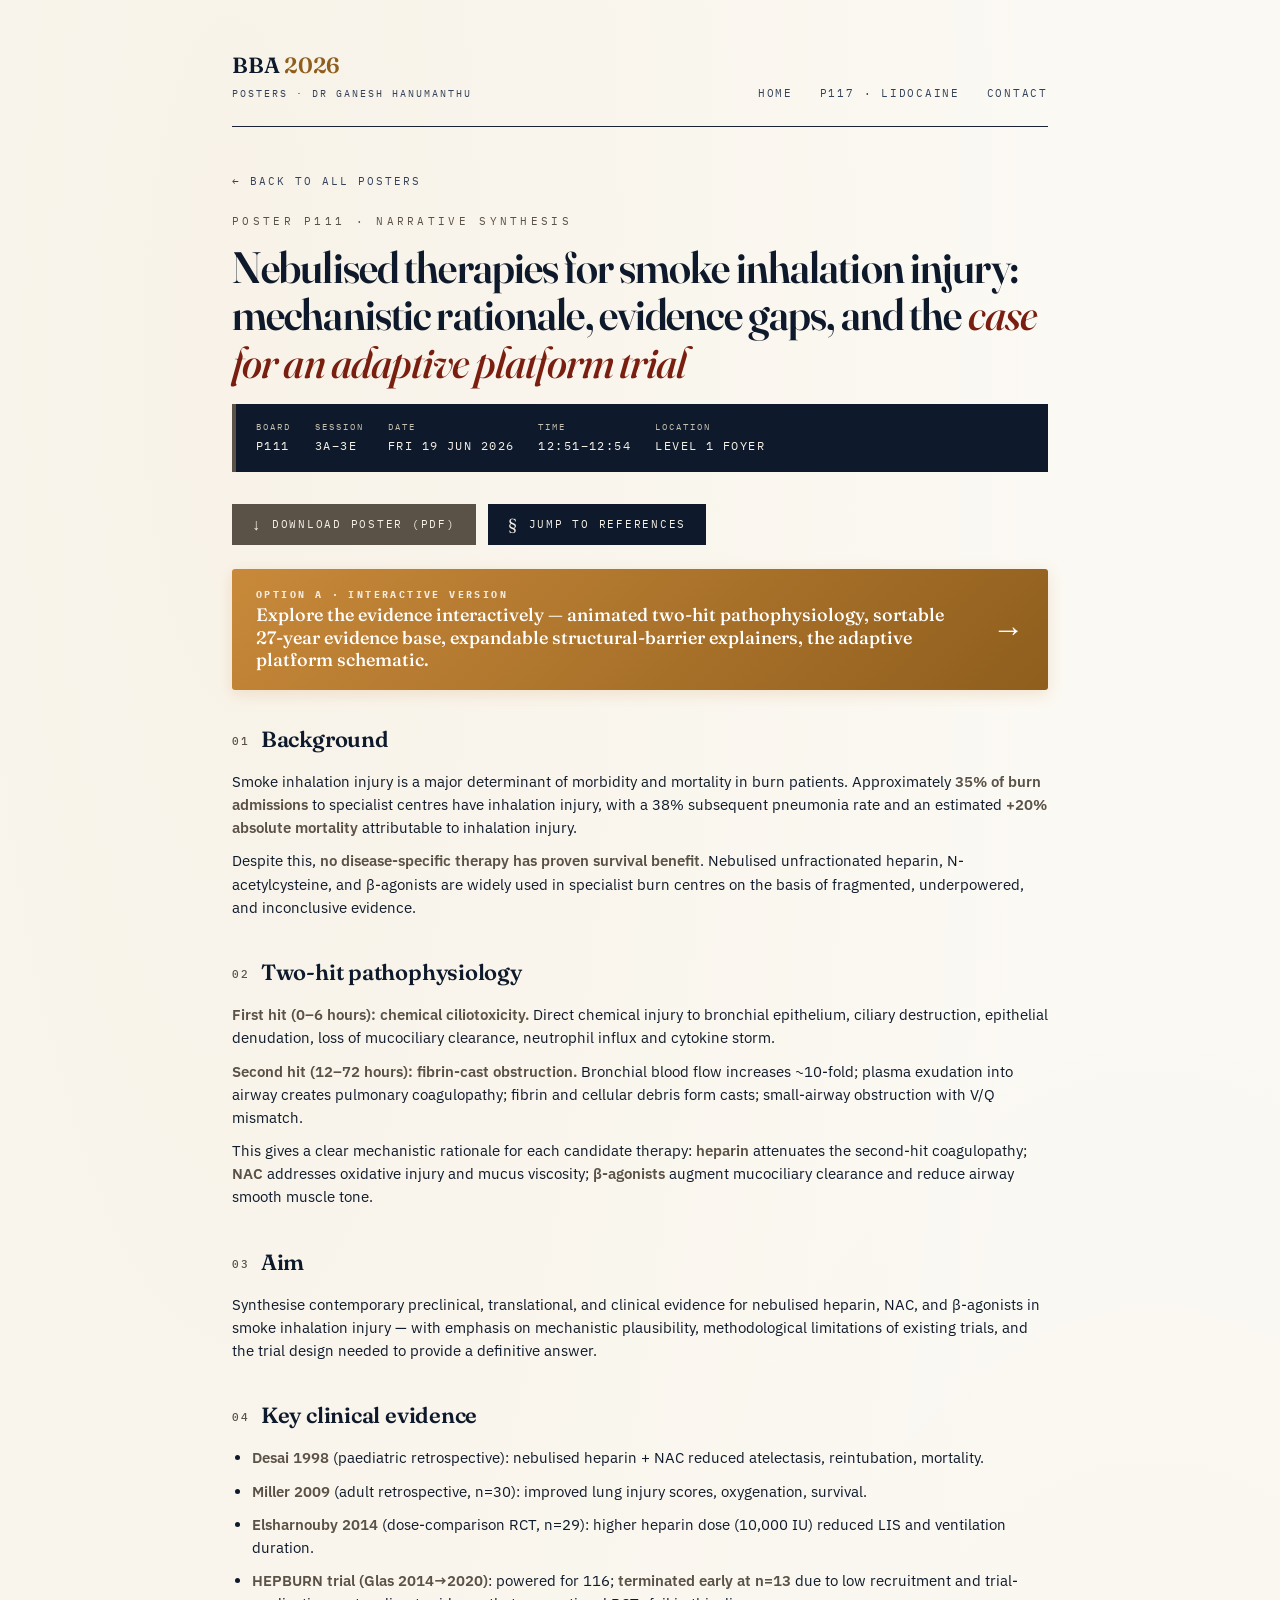
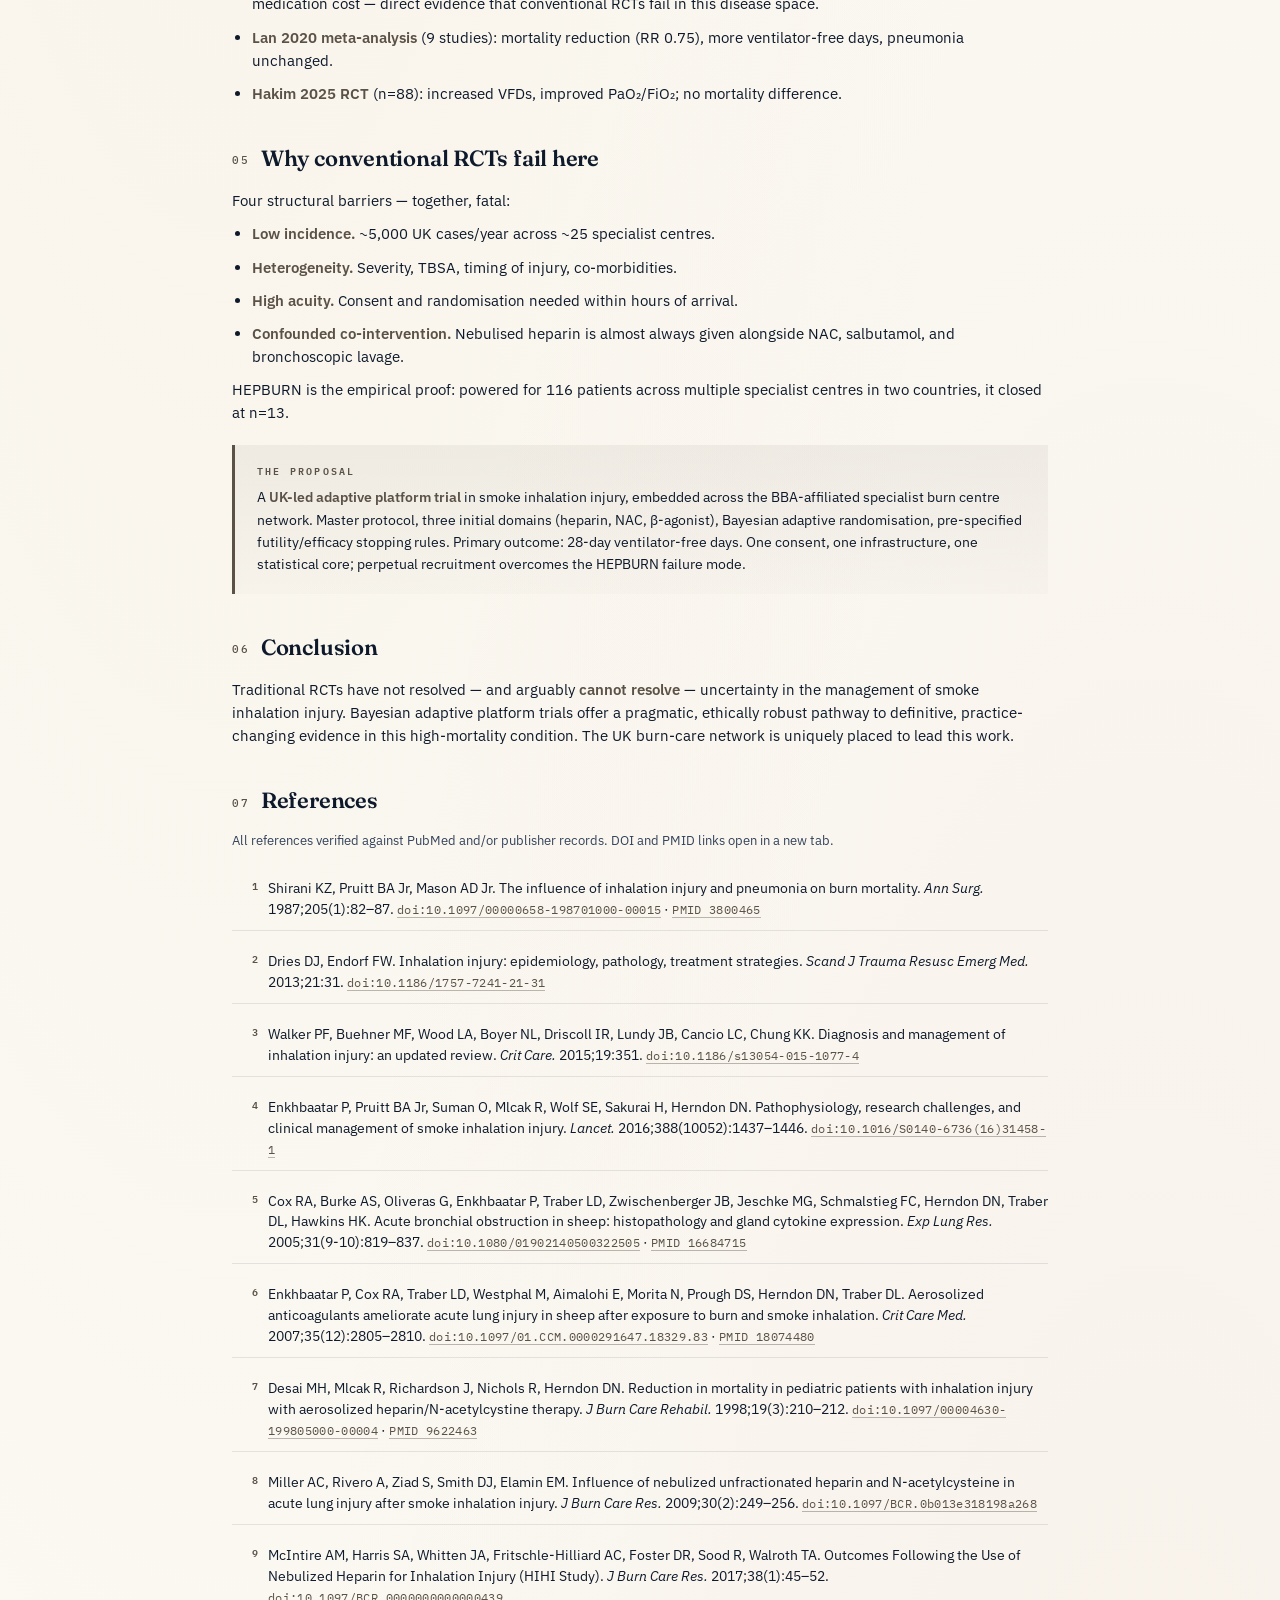
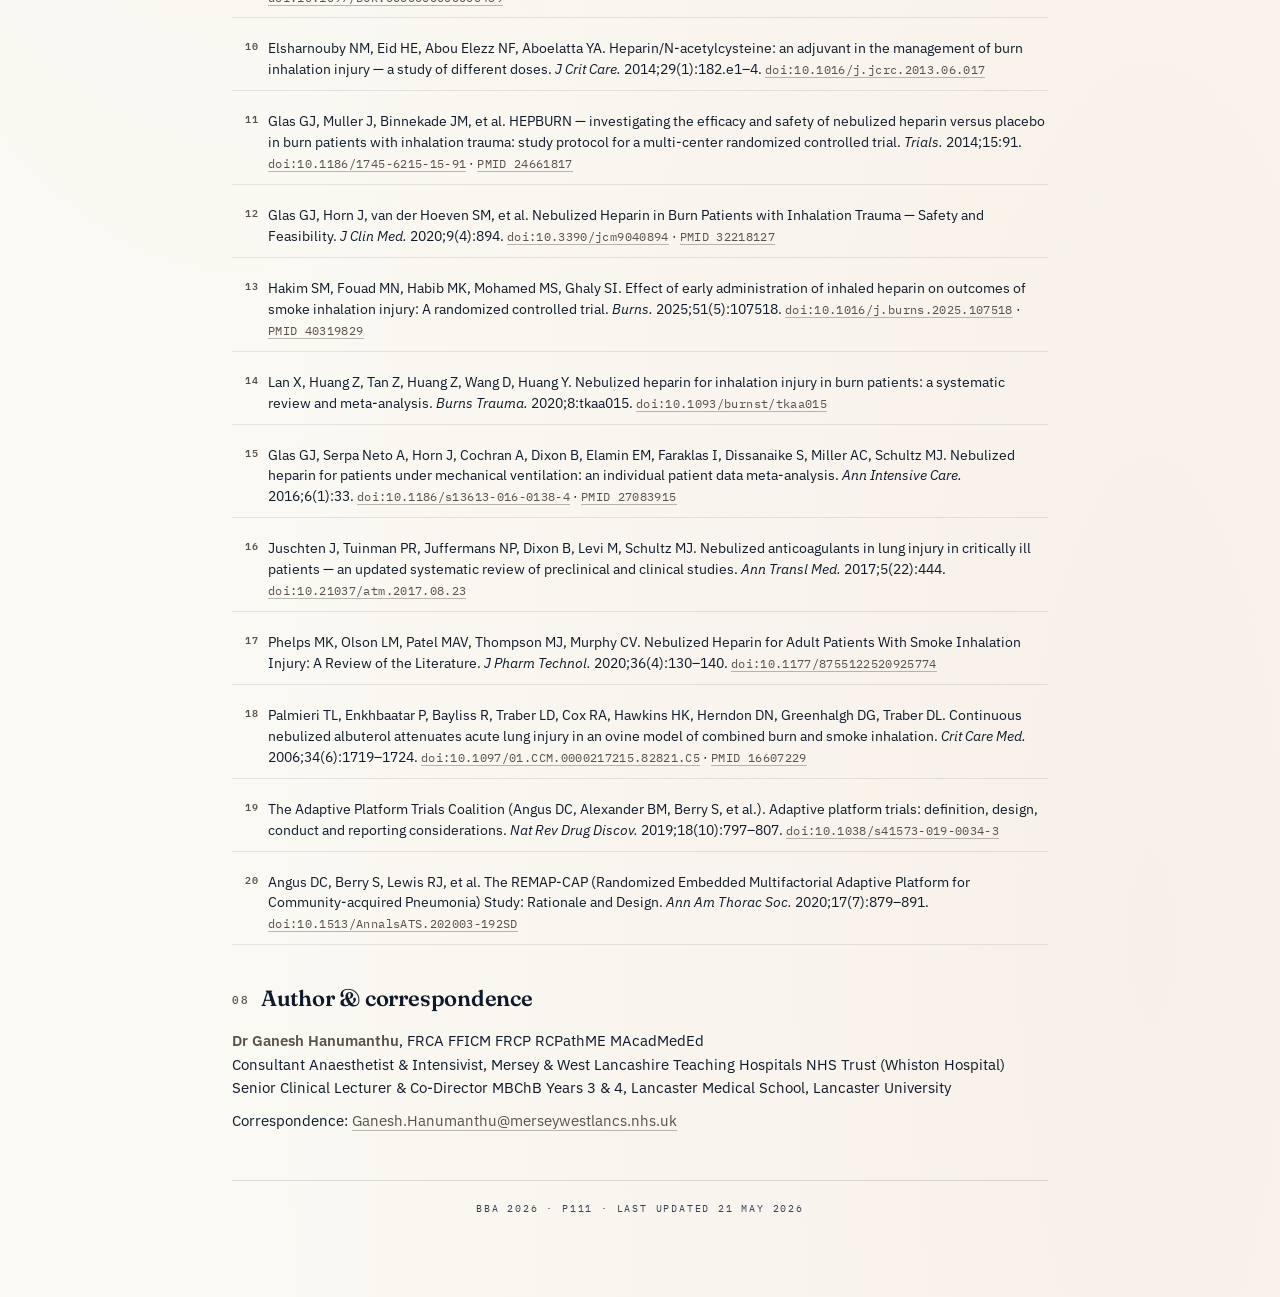
<file: posters/p111-smoke-inhalation.html>
<!DOCTYPE html>
<html lang="en">
<head>
<meta charset="UTF-8">
<meta name="viewport" content="width=device-width, initial-scale=1.0">
<title>P111 · Nebulised therapies for smoke inhalation injury · BBA 2026</title>
<meta name="description" content="BBA 2026 Poster P111: Narrative synthesis of nebulised therapies for smoke inhalation injury — mechanistic rationale, evidence gaps, and the case for an adaptive platform trial. Dr Ganesh Hanumanthu.">
<link rel="preconnect" href="https://fonts.googleapis.com">
<link rel="preconnect" href="https://fonts.gstatic.com" crossorigin>
<link href="https://fonts.googleapis.com/css2?family=Fraunces:opsz,wght@9..144,400;9..144,500;9..144,600;9..144,700&family=IBM+Plex+Sans:wght@300;400;500;600&family=IBM+Plex+Mono:wght@400;500;600&display=swap" rel="stylesheet">
<link rel="stylesheet" href="../styles.css">
<link rel="stylesheet" href="../assets/interactive.css">
</head>
<body class="theme-saffron">
<div class="wrap poster-detail smoke">

  <header class="site-header">
    <a href="../" class="brand">
      BBA <span class="accent">2026</span>
      <span class="brand-sub">Posters · Dr Ganesh Hanumanthu</span>
    </a>
    <nav class="site-nav">
      <a href="../">Home</a>
      <a href="p117-lidocaine.html">P117 · Lidocaine</a>
      <a href="mailto:Ganesh.Hanumanthu@merseywestlancs.nhs.uk">Contact</a>
    </nav>
  </header>

  <a href="../" class="back-link">← Back to all posters</a>

  <div class="eyebrow" style="color:var(--smoke);">Poster P111 · Narrative synthesis</div>
  <h1 class="hero-title">Nebulised therapies for smoke inhalation injury: mechanistic rationale, evidence gaps, and the <em>case for an adaptive platform trial</em></h1>

  <div class="session-strip smoke">
    <div class="item"><span class="label">Board</span><span class="val">P111</span></div>
    <div class="item"><span class="label">Session</span><span class="val">3A–3E</span></div>
    <div class="item"><span class="label">Date</span><span class="val">Fri 19 Jun 2026</span></div>
    <div class="item"><span class="label">Time</span><span class="val">12:51–12:54</span></div>
    <div class="item"><span class="label">Location</span><span class="val">Level 1 Foyer</span></div>
  </div>

  <div class="download-row">
    <a href="../files/P111.pdf" class="dl-btn smoke" download>
      <span class="icon">↓</span> Download poster (PDF)
    </a>
    <a href="#references" class="dl-btn">
      <span class="icon">§</span> Jump to references
    </a>
  </div>

  <a href="p111-interactive.html" class="view-interactive-cta">
    <div>
      <div class="label">Option A · Interactive version</div>
      <div class="headline">Explore the evidence interactively — animated two-hit pathophysiology, sortable 27-year evidence base, expandable structural-barrier explainers, the adaptive platform schematic.</div>
    </div>
    <div class="arrow">→</div>
  </a>

  <h2 class="section-title"><span class="num">01</span>Background</h2>
  <p>Smoke inhalation injury is a major determinant of morbidity and mortality in burn patients. Approximately <strong>35% of burn admissions</strong> to specialist centres have inhalation injury, with a 38% subsequent pneumonia rate and an estimated <strong>+20% absolute mortality</strong> attributable to inhalation injury.</p>
  <p>Despite this, <strong>no disease-specific therapy has proven survival benefit</strong>. Nebulised unfractionated heparin, N-acetylcysteine, and β-agonists are widely used in specialist burn centres on the basis of fragmented, underpowered, and inconclusive evidence.</p>

  <h2 class="section-title"><span class="num">02</span>Two-hit pathophysiology</h2>
  <p><strong>First hit (0–6 hours): chemical ciliotoxicity.</strong> Direct chemical injury to bronchial epithelium, ciliary destruction, epithelial denudation, loss of mucociliary clearance, neutrophil influx and cytokine storm.</p>
  <p><strong>Second hit (12–72 hours): fibrin-cast obstruction.</strong> Bronchial blood flow increases ~10-fold; plasma exudation into airway creates pulmonary coagulopathy; fibrin and cellular debris form casts; small-airway obstruction with V/Q mismatch.</p>
  <p>This gives a clear mechanistic rationale for each candidate therapy: <strong>heparin</strong> attenuates the second-hit coagulopathy; <strong>NAC</strong> addresses oxidative injury and mucus viscosity; <strong>β-agonists</strong> augment mucociliary clearance and reduce airway smooth muscle tone.</p>

  <h2 class="section-title"><span class="num">03</span>Aim</h2>
  <p>Synthesise contemporary preclinical, translational, and clinical evidence for nebulised heparin, NAC, and β-agonists in smoke inhalation injury — with emphasis on mechanistic plausibility, methodological limitations of existing trials, and the trial design needed to provide a definitive answer.</p>

  <h2 class="section-title"><span class="num">04</span>Key clinical evidence</h2>
  <ul>
    <li><strong>Desai 1998</strong> (paediatric retrospective): nebulised heparin + NAC reduced atelectasis, reintubation, mortality.</li>
    <li><strong>Miller 2009</strong> (adult retrospective, n=30): improved lung injury scores, oxygenation, survival.</li>
    <li><strong>Elsharnouby 2014</strong> (dose-comparison RCT, n=29): higher heparin dose (10,000 IU) reduced LIS and ventilation duration.</li>
    <li><strong>HEPBURN trial (Glas 2014→2020)</strong>: powered for 116; <strong>terminated early at n=13</strong> due to low recruitment and trial-medication cost — direct evidence that conventional RCTs fail in this disease space.</li>
    <li><strong>Lan 2020 meta-analysis</strong> (9 studies): mortality reduction (RR 0.75), more ventilator-free days, pneumonia unchanged.</li>
    <li><strong>Hakim 2025 RCT</strong> (n=88): increased VFDs, improved PaO₂/FiO₂; no mortality difference.</li>
  </ul>

  <h2 class="section-title"><span class="num">05</span>Why conventional RCTs fail here</h2>
  <p>Four structural barriers — together, fatal:</p>
  <ul>
    <li><strong>Low incidence.</strong> ~5,000 UK cases/year across ~25 specialist centres.</li>
    <li><strong>Heterogeneity.</strong> Severity, TBSA, timing of injury, co-morbidities.</li>
    <li><strong>High acuity.</strong> Consent and randomisation needed within hours of arrival.</li>
    <li><strong>Confounded co-intervention.</strong> Nebulised heparin is almost always given alongside NAC, salbutamol, and bronchoscopic lavage.</li>
  </ul>
  <p>HEPBURN is the empirical proof: powered for 116 patients across multiple specialist centres in two countries, it closed at n=13.</p>

  <div class="callout">
    <div class="label">The proposal</div>
    <p>A <strong>UK-led adaptive platform trial</strong> in smoke inhalation injury, embedded across the BBA-affiliated specialist burn centre network. Master protocol, three initial domains (heparin, NAC, β-agonist), Bayesian adaptive randomisation, pre-specified futility/efficacy stopping rules. Primary outcome: 28-day ventilator-free days. One consent, one infrastructure, one statistical core; perpetual recruitment overcomes the HEPBURN failure mode.</p>
  </div>

  <h2 class="section-title"><span class="num">06</span>Conclusion</h2>
  <p>Traditional RCTs have not resolved — and arguably <strong>cannot resolve</strong> — uncertainty in the management of smoke inhalation injury. Bayesian adaptive platform trials offer a pragmatic, ethically robust pathway to definitive, practice-changing evidence in this high-mortality condition. The UK burn-care network is uniquely placed to lead this work.</p>

  <h2 class="section-title" id="references"><span class="num">07</span>References</h2>
  <p style="color:var(--ink-soft); font-size:13px; margin-bottom:8px;">All references verified against PubMed and/or publisher records. DOI and PMID links open in a new tab.</p>

  <ol class="refs-list">
    <li>Shirani KZ, Pruitt BA Jr, Mason AD Jr. The influence of inhalation injury and pneumonia on burn mortality. <em>Ann Surg.</em> 1987;205(1):82–87. <a href="https://doi.org/10.1097/00000658-198701000-00015" target="_blank" rel="noopener">doi:10.1097/00000658-198701000-00015</a> · <a href="https://pubmed.ncbi.nlm.nih.gov/3800465/" target="_blank" rel="noopener">PMID 3800465</a></li>
    <li>Dries DJ, Endorf FW. Inhalation injury: epidemiology, pathology, treatment strategies. <em>Scand J Trauma Resusc Emerg Med.</em> 2013;21:31. <a href="https://doi.org/10.1186/1757-7241-21-31" target="_blank" rel="noopener">doi:10.1186/1757-7241-21-31</a></li>
    <li>Walker PF, Buehner MF, Wood LA, Boyer NL, Driscoll IR, Lundy JB, Cancio LC, Chung KK. Diagnosis and management of inhalation injury: an updated review. <em>Crit Care.</em> 2015;19:351. <a href="https://doi.org/10.1186/s13054-015-1077-4" target="_blank" rel="noopener">doi:10.1186/s13054-015-1077-4</a></li>
    <li>Enkhbaatar P, Pruitt BA Jr, Suman O, Mlcak R, Wolf SE, Sakurai H, Herndon DN. Pathophysiology, research challenges, and clinical management of smoke inhalation injury. <em>Lancet.</em> 2016;388(10052):1437–1446. <a href="https://doi.org/10.1016/S0140-6736(16)31458-1" target="_blank" rel="noopener">doi:10.1016/S0140-6736(16)31458-1</a></li>
    <li>Cox RA, Burke AS, Oliveras G, Enkhbaatar P, Traber LD, Zwischenberger JB, Jeschke MG, Schmalstieg FC, Herndon DN, Traber DL, Hawkins HK. Acute bronchial obstruction in sheep: histopathology and gland cytokine expression. <em>Exp Lung Res.</em> 2005;31(9-10):819–837. <a href="https://doi.org/10.1080/01902140500322505" target="_blank" rel="noopener">doi:10.1080/01902140500322505</a> · <a href="https://pubmed.ncbi.nlm.nih.gov/16684715/" target="_blank" rel="noopener">PMID 16684715</a></li>
    <li>Enkhbaatar P, Cox RA, Traber LD, Westphal M, Aimalohi E, Morita N, Prough DS, Herndon DN, Traber DL. Aerosolized anticoagulants ameliorate acute lung injury in sheep after exposure to burn and smoke inhalation. <em>Crit Care Med.</em> 2007;35(12):2805–2810. <a href="https://doi.org/10.1097/01.CCM.0000291647.18329.83" target="_blank" rel="noopener">doi:10.1097/01.CCM.0000291647.18329.83</a> · <a href="https://pubmed.ncbi.nlm.nih.gov/18074480/" target="_blank" rel="noopener">PMID 18074480</a></li>
    <li>Desai MH, Mlcak R, Richardson J, Nichols R, Herndon DN. Reduction in mortality in pediatric patients with inhalation injury with aerosolized heparin/N-acetylcystine therapy. <em>J Burn Care Rehabil.</em> 1998;19(3):210–212. <a href="https://doi.org/10.1097/00004630-199805000-00004" target="_blank" rel="noopener">doi:10.1097/00004630-199805000-00004</a> · <a href="https://pubmed.ncbi.nlm.nih.gov/9622463/" target="_blank" rel="noopener">PMID 9622463</a></li>
    <li>Miller AC, Rivero A, Ziad S, Smith DJ, Elamin EM. Influence of nebulized unfractionated heparin and N-acetylcysteine in acute lung injury after smoke inhalation injury. <em>J Burn Care Res.</em> 2009;30(2):249–256. <a href="https://doi.org/10.1097/BCR.0b013e318198a268" target="_blank" rel="noopener">doi:10.1097/BCR.0b013e318198a268</a></li>
    <li>McIntire AM, Harris SA, Whitten JA, Fritschle-Hilliard AC, Foster DR, Sood R, Walroth TA. Outcomes Following the Use of Nebulized Heparin for Inhalation Injury (HIHI Study). <em>J Burn Care Res.</em> 2017;38(1):45–52. <a href="https://doi.org/10.1097/BCR.0000000000000439" target="_blank" rel="noopener">doi:10.1097/BCR.0000000000000439</a></li>
    <li>Elsharnouby NM, Eid HE, Abou Elezz NF, Aboelatta YA. Heparin/N-acetylcysteine: an adjuvant in the management of burn inhalation injury — a study of different doses. <em>J Crit Care.</em> 2014;29(1):182.e1–4. <a href="https://doi.org/10.1016/j.jcrc.2013.06.017" target="_blank" rel="noopener">doi:10.1016/j.jcrc.2013.06.017</a></li>
    <li>Glas GJ, Muller J, Binnekade JM, et al. HEPBURN — investigating the efficacy and safety of nebulized heparin versus placebo in burn patients with inhalation trauma: study protocol for a multi-center randomized controlled trial. <em>Trials.</em> 2014;15:91. <a href="https://doi.org/10.1186/1745-6215-15-91" target="_blank" rel="noopener">doi:10.1186/1745-6215-15-91</a> · <a href="https://pubmed.ncbi.nlm.nih.gov/24661817/" target="_blank" rel="noopener">PMID 24661817</a></li>
    <li>Glas GJ, Horn J, van der Hoeven SM, et al. Nebulized Heparin in Burn Patients with Inhalation Trauma — Safety and Feasibility. <em>J Clin Med.</em> 2020;9(4):894. <a href="https://doi.org/10.3390/jcm9040894" target="_blank" rel="noopener">doi:10.3390/jcm9040894</a> · <a href="https://pubmed.ncbi.nlm.nih.gov/32218127/" target="_blank" rel="noopener">PMID 32218127</a></li>
    <li>Hakim SM, Fouad MN, Habib MK, Mohamed MS, Ghaly SI. Effect of early administration of inhaled heparin on outcomes of smoke inhalation injury: A randomized controlled trial. <em>Burns.</em> 2025;51(5):107518. <a href="https://doi.org/10.1016/j.burns.2025.107518" target="_blank" rel="noopener">doi:10.1016/j.burns.2025.107518</a> · <a href="https://pubmed.ncbi.nlm.nih.gov/40319829/" target="_blank" rel="noopener">PMID 40319829</a></li>
    <li>Lan X, Huang Z, Tan Z, Huang Z, Wang D, Huang Y. Nebulized heparin for inhalation injury in burn patients: a systematic review and meta-analysis. <em>Burns Trauma.</em> 2020;8:tkaa015. <a href="https://doi.org/10.1093/burnst/tkaa015" target="_blank" rel="noopener">doi:10.1093/burnst/tkaa015</a></li>
    <li>Glas GJ, Serpa Neto A, Horn J, Cochran A, Dixon B, Elamin EM, Faraklas I, Dissanaike S, Miller AC, Schultz MJ. Nebulized heparin for patients under mechanical ventilation: an individual patient data meta-analysis. <em>Ann Intensive Care.</em> 2016;6(1):33. <a href="https://doi.org/10.1186/s13613-016-0138-4" target="_blank" rel="noopener">doi:10.1186/s13613-016-0138-4</a> · <a href="https://pubmed.ncbi.nlm.nih.gov/27083915/" target="_blank" rel="noopener">PMID 27083915</a></li>
    <li>Juschten J, Tuinman PR, Juffermans NP, Dixon B, Levi M, Schultz MJ. Nebulized anticoagulants in lung injury in critically ill patients — an updated systematic review of preclinical and clinical studies. <em>Ann Transl Med.</em> 2017;5(22):444. <a href="https://doi.org/10.21037/atm.2017.08.23" target="_blank" rel="noopener">doi:10.21037/atm.2017.08.23</a></li>
    <li>Phelps MK, Olson LM, Patel MAV, Thompson MJ, Murphy CV. Nebulized Heparin for Adult Patients With Smoke Inhalation Injury: A Review of the Literature. <em>J Pharm Technol.</em> 2020;36(4):130–140. <a href="https://doi.org/10.1177/8755122520925774" target="_blank" rel="noopener">doi:10.1177/8755122520925774</a></li>
    <li>Palmieri TL, Enkhbaatar P, Bayliss R, Traber LD, Cox RA, Hawkins HK, Herndon DN, Greenhalgh DG, Traber DL. Continuous nebulized albuterol attenuates acute lung injury in an ovine model of combined burn and smoke inhalation. <em>Crit Care Med.</em> 2006;34(6):1719–1724. <a href="https://doi.org/10.1097/01.CCM.0000217215.82821.C5" target="_blank" rel="noopener">doi:10.1097/01.CCM.0000217215.82821.C5</a> · <a href="https://pubmed.ncbi.nlm.nih.gov/16607229/" target="_blank" rel="noopener">PMID 16607229</a></li>
    <li>The Adaptive Platform Trials Coalition (Angus DC, Alexander BM, Berry S, et al.). Adaptive platform trials: definition, design, conduct and reporting considerations. <em>Nat Rev Drug Discov.</em> 2019;18(10):797–807. <a href="https://doi.org/10.1038/s41573-019-0034-3" target="_blank" rel="noopener">doi:10.1038/s41573-019-0034-3</a></li>
    <li>Angus DC, Berry S, Lewis RJ, et al. The REMAP-CAP (Randomized Embedded Multifactorial Adaptive Platform for Community-acquired Pneumonia) Study: Rationale and Design. <em>Ann Am Thorac Soc.</em> 2020;17(7):879–891. <a href="https://doi.org/10.1513/AnnalsATS.202003-192SD" target="_blank" rel="noopener">doi:10.1513/AnnalsATS.202003-192SD</a></li>
  </ol>

  <h2 class="section-title"><span class="num">08</span>Author &amp; correspondence</h2>
  <p><strong>Dr Ganesh Hanumanthu</strong>, FRCA FFICM FRCP RCPathME MAcadMedEd<br>
  Consultant Anaesthetist &amp; Intensivist, Mersey &amp; West Lancashire Teaching Hospitals NHS Trust (Whiston Hospital)<br>
  Senior Clinical Lecturer &amp; Co-Director MBChB Years 3 &amp; 4, Lancaster Medical School, Lancaster University</p>
  <p style="margin-top:10px;">Correspondence: <a href="mailto:Ganesh.Hanumanthu@merseywestlancs.nhs.uk" style="color:var(--smoke); text-decoration:none; border-bottom:1px solid rgba(90,81,71,0.4);">Ganesh.Hanumanthu@merseywestlancs.nhs.uk</a></p>

  <div class="colophon">
    BBA 2026 · P111 · last updated 21 May 2026
  </div>

</div>
</body>
</html>
</file>
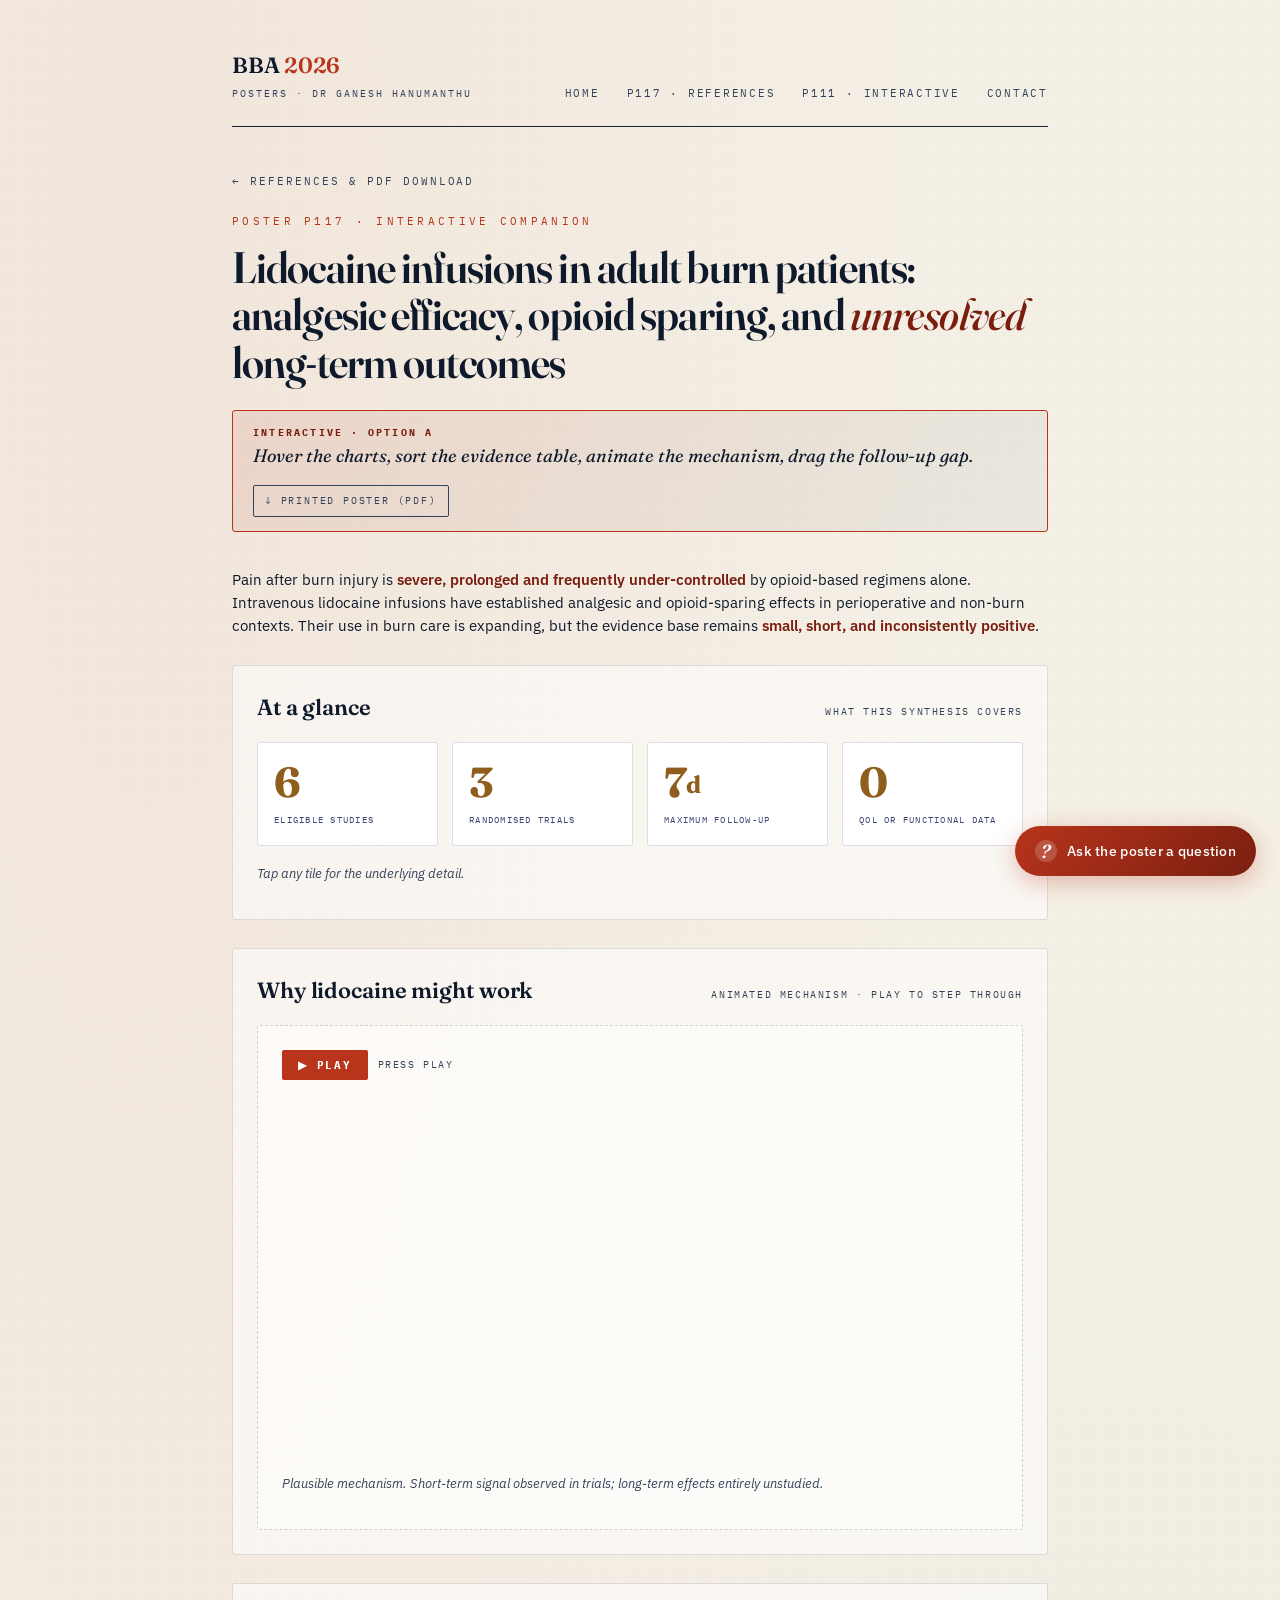
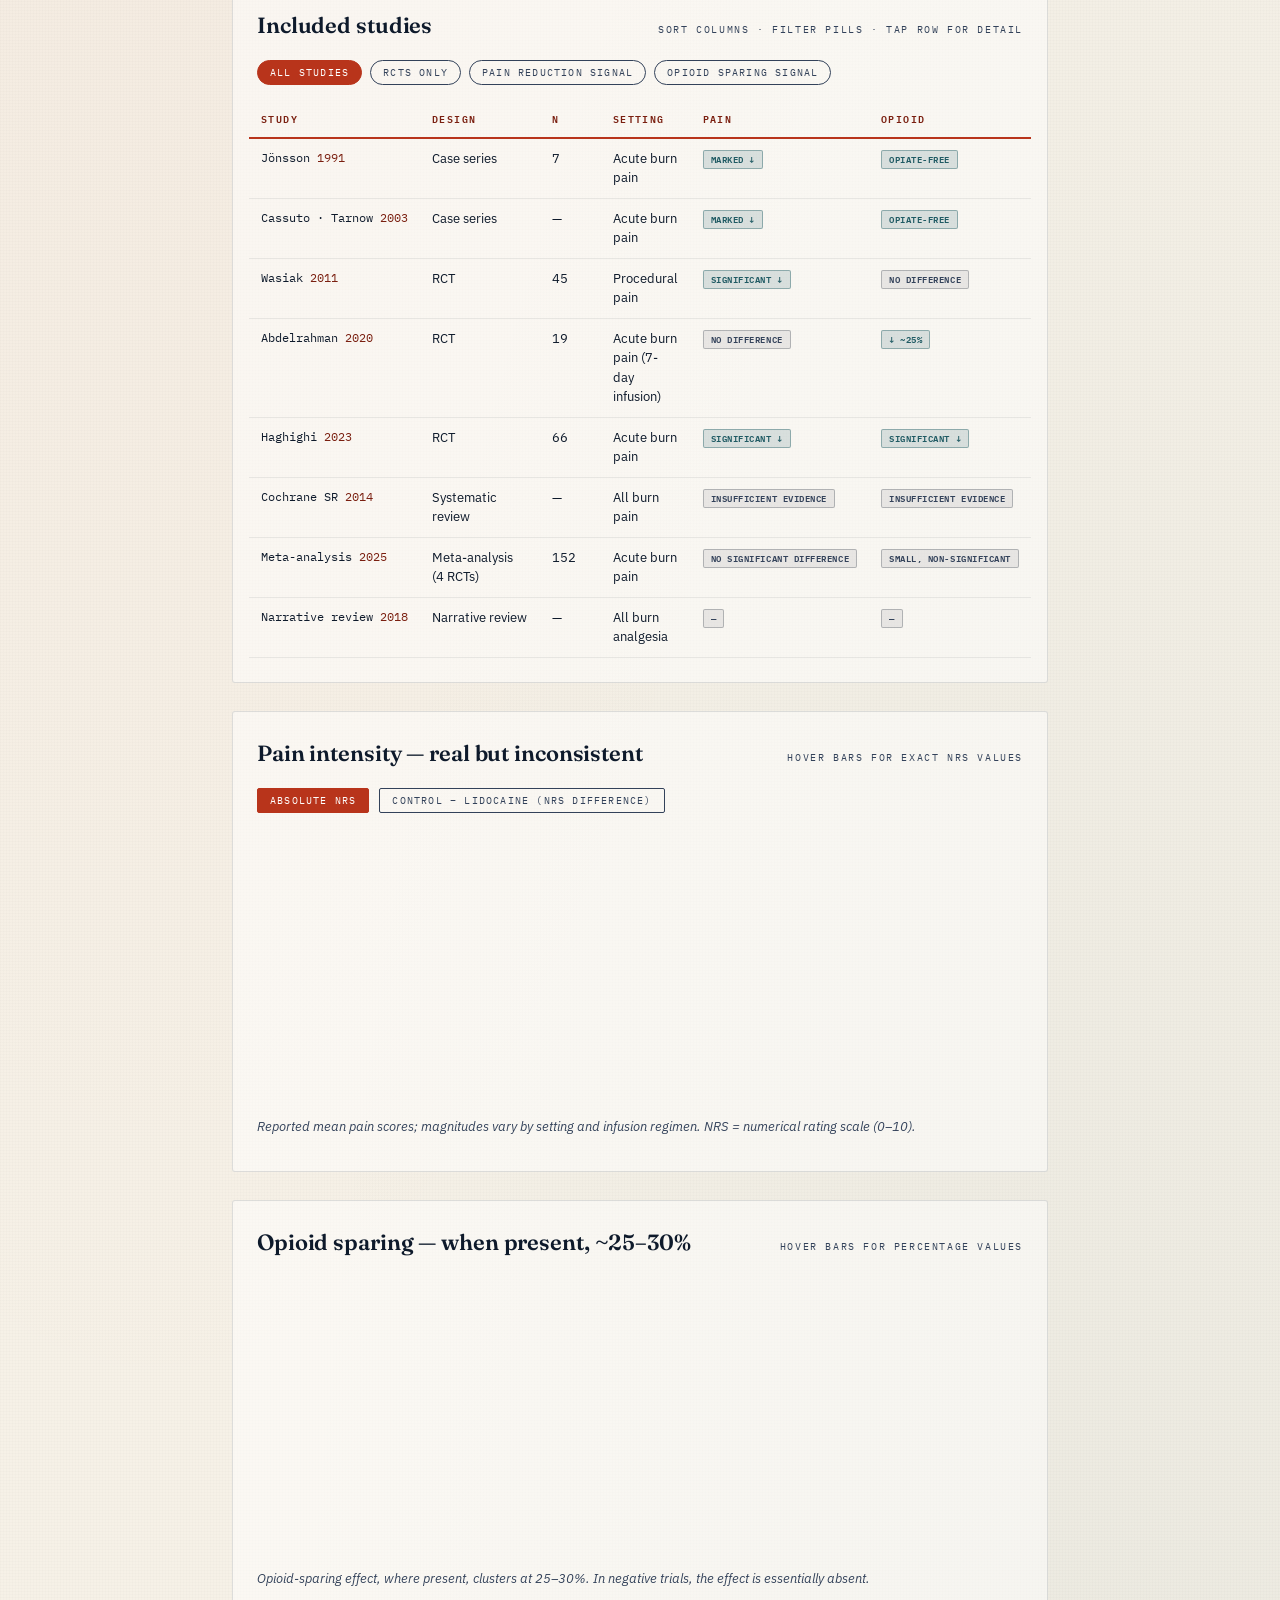
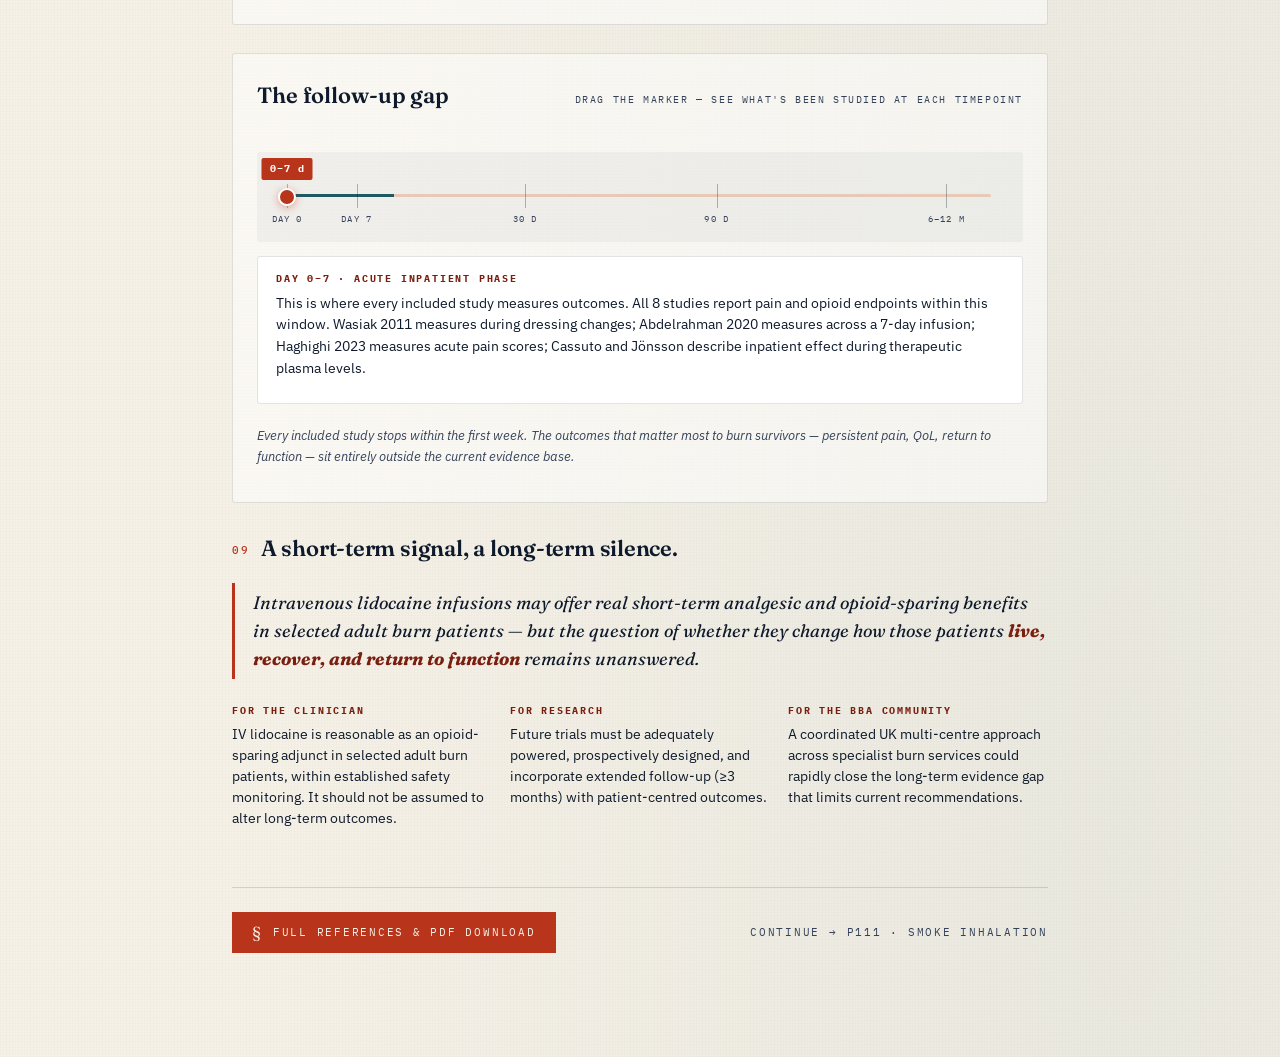
<file: posters/p117-interactive.html>
<!DOCTYPE html>
<html lang="en">
<head>
<meta charset="UTF-8">
<meta name="viewport" content="width=device-width, initial-scale=1.0">
<title>P117 · Interactive · Lidocaine in adult burns · BBA 2026</title>
<meta name="description" content="Interactive companion to BBA 2026 Poster P117: explore the lidocaine-in-burns evidence base — sortable studies, hover-enabled charts, animated mechanism. Dr Ganesh Hanumanthu.">
<link rel="preconnect" href="https://fonts.googleapis.com">
<link rel="preconnect" href="https://fonts.gstatic.com" crossorigin>
<link href="https://fonts.googleapis.com/css2?family=Fraunces:ital,opsz,wght@0,9..144,400;0,9..144,500;0,9..144,600;0,9..144,700;1,9..144,500;1,9..144,600&family=IBM+Plex+Sans:wght@300;400;500;600&family=IBM+Plex+Mono:wght@400;500;600&display=swap" rel="stylesheet">
<link rel="stylesheet" href="../styles.css">
<link rel="stylesheet" href="../assets/interactive.css">
<script src="../assets/chart.umd.js"></script>
</head>
<body>
<div class="wrap poster-detail">

  <header class="site-header">
    <a href="../" class="brand">
      BBA <span class="accent">2026</span>
      <span class="brand-sub">Posters · Dr Ganesh Hanumanthu</span>
    </a>
    <nav class="site-nav">
      <a href="../">Home</a>
      <a href="p117-lidocaine.html">P117 · References</a>
      <a href="p111-interactive.html">P111 · Interactive</a>
      <a href="mailto:Ganesh.Hanumanthu@merseywestlancs.nhs.uk">Contact</a>
    </nav>
  </header>

  <a href="p117-lidocaine.html" class="back-link">← References &amp; PDF download</a>

  <div class="eyebrow">Poster P117 · Interactive companion</div>
  <h1 class="hero-title">Lidocaine infusions in adult burn patients: analgesic efficacy, opioid sparing, and <em>unresolved</em> long-term outcomes</h1>

  <div class="interactive-bar">
    <div>
      <div class="ib-label">Interactive · Option A</div>
      <div class="ib-headline">Hover the charts, sort the evidence table, animate the mechanism, drag the follow-up gap.</div>
    </div>
    <a href="../files/P117.pdf" class="ib-pdf" download>↓ Printed poster (PDF)</a>
  </div>

  <p style="margin:24px 0;">Pain after burn injury is <strong>severe, prolonged and frequently under-controlled</strong> by opioid-based regimens alone. Intravenous lidocaine infusions have established analgesic and opioid-sparing effects in perioperative and non-burn contexts. Their use in burn care is expanding, but the evidence base remains <strong>small, short, and inconsistently positive</strong>.</p>

  <!-- ============================================================
       AT A GLANCE — the four headline numbers
       ============================================================ -->
  <div class="iap">
    <div class="iap-header">
      <div class="iap-title">At a glance</div>
      <div class="iap-hint">What this synthesis covers</div>
    </div>
    <div class="stat-grid" id="stat-grid-p117">
      <div class="stat-tile" data-stat="studies">
        <div class="figure">6<span class="unit"></span></div>
        <div class="label">Eligible studies</div>
        <div class="stat-detail">RCTs, case series, narrative reviews, and one quantitative meta-analysis covering intravenous lidocaine for adult burn pain.</div>
      </div>
      <div class="stat-tile" data-stat="rcts">
        <div class="figure">3<span class="unit"></span></div>
        <div class="label">Randomised trials</div>
        <div class="stat-detail">Wasiak 2011 (procedural, n=45), Abdelrahman 2020 (acute, n=19, 7-day infusion), Haghighi 2023 (acute, n=66) — all single-centre.</div>
      </div>
      <div class="stat-tile" data-stat="follow-up">
        <div class="figure">7<span class="unit">d</span></div>
        <div class="label">Maximum follow-up</div>
        <div class="stat-detail">No included study reported outcomes beyond the acute inpatient admission. Chronic pain, return to function, QoL — entirely unstudied.</div>
      </div>
      <div class="stat-tile" data-stat="qol">
        <div class="figure">0<span class="unit"></span></div>
        <div class="label">QoL or functional data</div>
        <div class="stat-detail">Despite consistent short-term opioid-sparing signals, no included study assessed quality of life or functional recovery. The outcomes that matter most to burn survivors lie outside the existing evidence base.</div>
      </div>
    </div>
    <p style="margin-top:14px; font-size:13px; color:var(--ink-soft); font-style:italic;">Tap any tile for the underlying detail.</p>
  </div>

  <!-- ============================================================
       MECHANISM — animated cascade
       ============================================================ -->
  <div class="iap">
    <div class="iap-header">
      <div class="iap-title">Why lidocaine might work</div>
      <div class="iap-hint">Animated mechanism · play to step through</div>
    </div>
    <div class="mech-stage" id="mech-stage-p117">
      <div class="mech-controls">
        <button class="mech-play">▶ Play</button>
        <span class="mech-step">Press Play</span>
      </div>
      <svg class="mech-svg" viewBox="0 0 720 360" xmlns="http://www.w3.org/2000/svg">
        <defs>
          <marker id="arrowhead-117" markerWidth="10" markerHeight="10" refX="8" refY="3" orient="auto">
            <path d="M0,0 L0,6 L8,3 z" fill="#b8341b"/>
          </marker>
        </defs>

        <!-- Step 1: Burn injury -->
        <g class="node" data-step="1">
          <rect x="270" y="20" width="180" height="56" rx="3" fill="#fff" stroke="#b8341b" stroke-width="2"/>
          <text x="360" y="40" text-anchor="middle" font-family="IBM Plex Mono" font-size="9" letter-spacing="2" fill="#7a1f10" font-weight="700">STEP 1 · INJURY</text>
          <text x="360" y="60" text-anchor="middle" font-family="Fraunces" font-size="16" font-weight="600" fill="#0e1a2b">Burn injury</text>
        </g>

        <!-- Arrow 1->2 -->
        <line class="arrow" data-step="2" x1="360" y1="80" x2="360" y2="115" stroke="#b8341b" stroke-width="2" marker-end="url(#arrowhead-117)"/>

        <!-- Step 2: Sensitisation -->
        <g class="node" data-step="2">
          <rect x="220" y="120" width="280" height="80" rx="3" fill="rgba(184,52,27,0.08)" stroke="#b8341b" stroke-width="1.5"/>
          <text x="360" y="140" text-anchor="middle" font-family="IBM Plex Mono" font-size="9" letter-spacing="2" fill="#7a1f10" font-weight="700">STEP 2 · SENSITISATION</text>
          <text x="360" y="158" text-anchor="middle" font-family="IBM Plex Sans" font-size="11" fill="#0e1a2b">↑ Na⁺ channel activity · ↑ pro-inflammatory cytokines</text>
          <text x="360" y="174" text-anchor="middle" font-family="IBM Plex Sans" font-size="11" fill="#0e1a2b">↑ NMDA-receptor activity · ↓ descending inhibition</text>
          <text x="360" y="192" text-anchor="middle" font-family="Fraunces" font-style="italic" font-size="11" fill="#7a1f10">→ hyperalgesia · allodynia</text>
        </g>

        <!-- Arrow 2->3 -->
        <line class="arrow" data-step="3" x1="360" y1="204" x2="360" y2="240" stroke="#b8341b" stroke-width="2" marker-end="url(#arrowhead-117)"/>

        <!-- Step 3: IV Lidocaine -->
        <g class="node" data-step="3">
          <rect x="230" y="244" width="260" height="56" rx="3" fill="#fff" stroke="#1f5a63" stroke-width="2"/>
          <text x="360" y="263" text-anchor="middle" font-family="IBM Plex Mono" font-size="9" letter-spacing="2" fill="#1f5a63" font-weight="700">STEP 3 · IV LIDOCAINE</text>
          <text x="360" y="282" text-anchor="middle" font-family="IBM Plex Sans" font-size="11" fill="#0e1a2b">Na⁺ channel blockade · anti-inflammatory · NMDA modulation</text>
        </g>

        <!-- Step 4: Outcomes - branching -->
        <line class="arrow" data-step="4" x1="280" y1="304" x2="180" y2="338" stroke="#1f5a63" stroke-width="2" marker-end="url(#arrowhead-117)"/>
        <line class="arrow" data-step="4" x1="440" y1="304" x2="540" y2="338" stroke="#1f5a63" stroke-width="2" marker-end="url(#arrowhead-117)"/>

        <g class="node" data-step="4">
          <rect x="20" y="320" width="280" height="32" rx="3" fill="rgba(31,90,99,0.10)" stroke="#1f5a63" stroke-width="1"/>
          <text x="160" y="335" text-anchor="middle" font-family="IBM Plex Mono" font-size="8" letter-spacing="1.5" fill="#1f5a63" font-weight="700">SHORT-TERM (≤7 days)</text>
          <text x="160" y="347" text-anchor="middle" font-family="IBM Plex Sans" font-size="10" fill="#0e1a2b">↓ Pain · ↓ Opioid use · no safety signal</text>
        </g>
        <g class="node" data-step="4">
          <rect x="420" y="320" width="280" height="32" rx="3" fill="rgba(184,52,27,0.10)" stroke="#7a1f10" stroke-width="1" stroke-dasharray="4 3"/>
          <text x="560" y="335" text-anchor="middle" font-family="IBM Plex Mono" font-size="8" letter-spacing="1.5" fill="#7a1f10" font-weight="700">LONG-TERM (>7 days)</text>
          <text x="560" y="347" text-anchor="middle" font-family="IBM Plex Sans" font-style="italic" font-size="10" fill="#7a1f10">Chronic pain? QoL? Function? — no data</text>
        </g>
      </svg>
      <p style="margin-top:18px; font-size:13px; color:var(--ink-soft); font-style:italic;">Plausible mechanism. Short-term signal observed in trials; long-term effects entirely unstudied.</p>
    </div>
  </div>

  <!-- ============================================================
       STUDIES TABLE — sortable + filterable + expandable
       ============================================================ -->
  <div class="iap">
    <div class="iap-header">
      <div class="iap-title">Included studies</div>
      <div class="iap-hint">Sort columns · filter pills · tap row for detail</div>
    </div>
    <div id="studies-p117"></div>
  </div>

  <!-- ============================================================
       PAIN INTENSITY CHART
       ============================================================ -->
  <div class="iap">
    <div class="iap-header">
      <div class="iap-title">Pain intensity — real but inconsistent</div>
      <div class="iap-hint">Hover bars for exact NRS values</div>
    </div>
    <div class="chart-controls">
      <button class="chart-toggle active" data-mode="absolute" data-chart="pain">Absolute NRS</button>
      <button class="chart-toggle" data-mode="diff" data-chart="pain">Control − Lidocaine (NRS difference)</button>
    </div>
    <div class="chart-wrap"><canvas id="chart-pain"></canvas></div>
    <p style="margin-top:12px; font-size:13px; color:var(--ink-soft); font-style:italic;">Reported mean pain scores; magnitudes vary by setting and infusion regimen. NRS = numerical rating scale (0–10).</p>
  </div>

  <!-- ============================================================
       OPIOID SPARING CHART
       ============================================================ -->
  <div class="iap">
    <div class="iap-header">
      <div class="iap-title">Opioid sparing — when present, ~25–30%</div>
      <div class="iap-hint">Hover bars for percentage values</div>
    </div>
    <div class="chart-wrap"><canvas id="chart-opioid"></canvas></div>
    <p style="margin-top:12px; font-size:13px; color:var(--ink-soft); font-style:italic;">Opioid-sparing effect, where present, clusters at 25–30%. In negative trials, the effect is essentially absent.</p>
  </div>

  <!-- ============================================================
       FOLLOW-UP GAP TIMELINE
       ============================================================ -->
  <div class="iap">
    <div class="iap-header">
      <div class="iap-title">The follow-up gap</div>
      <div class="iap-hint">Drag the marker — see what's been studied at each timepoint</div>
    </div>
    <div class="timeline-wrap" id="timeline-p117">
      <div class="timeline">
        <div class="axis"></div>
        <div class="tick" style="left:30px;"></div>
        <div class="tick-label" style="left:30px;">Day 0</div>
        <div class="tick" style="left:13%;"></div>
        <div class="tick-label" style="left:13%;">Day 7</div>
        <div class="tick" style="left:35%;"></div>
        <div class="tick-label" style="left:35%;">30 d</div>
        <div class="tick" style="left:60%;"></div>
        <div class="tick-label" style="left:60%;">90 d</div>
        <div class="tick" style="left:90%;"></div>
        <div class="tick-label" style="left:90%;">6–12 m</div>
        <div class="handle"></div>
        <div class="handle-label">0–7 d</div>
      </div>
      <div class="timeline-readout"></div>
    </div>
    <p style="margin-top:14px; font-size:13px; color:var(--ink-soft); font-style:italic;">Every included study stops within the first week. The outcomes that matter most to burn survivors — persistent pain, QoL, return to function — sit entirely outside the current evidence base.</p>
  </div>

  <!-- ============================================================
       CONCLUSION
       ============================================================ -->
  <h2 class="section-title"><span class="num">09</span>A short-term signal, a long-term silence.</h2>
  <blockquote style="border-left:3px solid var(--accent); padding:6px 0 6px 18px; margin:18px 0; font-family:'Fraunces', serif; font-style:italic; font-size:18px; line-height:1.55; color:var(--ink);">
    Intravenous lidocaine infusions may offer real short-term analgesic and opioid-sparing benefits in selected adult burn patients — but the question of whether they change how those patients <strong style="font-weight:700;">live, recover, and return to function</strong> remains unanswered.
  </blockquote>

  <div style="display:grid; grid-template-columns:repeat(auto-fit, minmax(220px, 1fr)); gap:18px; margin:24px 0;">
    <div>
      <h4 style="font-family:'IBM Plex Mono', monospace; font-size:10px; letter-spacing:0.18em; text-transform:uppercase; color:var(--accent-deep); font-weight:700; margin-bottom:6px;">For the clinician</h4>
      <p style="font-size:13.5px; line-height:1.55;">IV lidocaine is reasonable as an opioid-sparing adjunct in selected adult burn patients, within established safety monitoring. It should not be assumed to alter long-term outcomes.</p>
    </div>
    <div>
      <h4 style="font-family:'IBM Plex Mono', monospace; font-size:10px; letter-spacing:0.18em; text-transform:uppercase; color:var(--accent-deep); font-weight:700; margin-bottom:6px;">For research</h4>
      <p style="font-size:13.5px; line-height:1.55;">Future trials must be adequately powered, prospectively designed, and incorporate extended follow-up (≥3 months) with patient-centred outcomes.</p>
    </div>
    <div>
      <h4 style="font-family:'IBM Plex Mono', monospace; font-size:10px; letter-spacing:0.18em; text-transform:uppercase; color:var(--accent-deep); font-weight:700; margin-bottom:6px;">For the BBA community</h4>
      <p style="font-size:13.5px; line-height:1.55;">A coordinated UK multi-centre approach across specialist burn services could rapidly close the long-term evidence gap that limits current recommendations.</p>
    </div>
  </div>

  <!-- ============================================================
       FOOTER — back to references / contact
       ============================================================ -->
  <div style="margin:48px 0 24px; padding-top:24px; border-top:1px solid rgba(14,26,43,0.15); display:flex; gap:18px; flex-wrap:wrap; justify-content:space-between; align-items:center;">
    <a href="p117-lidocaine.html" class="dl-btn primary">
      <span class="icon">§</span> Full references &amp; PDF download
    </a>
    <a href="p111-interactive.html" style="font-family:'IBM Plex Mono', monospace; font-size:11px; letter-spacing:0.16em; text-transform:uppercase; color:var(--ink-soft); text-decoration:none;">Continue → P111 · Smoke inhalation</a>
  </div>

</div>

<script src="../assets/interactive.js"></script>
<script>
// ============================================================
// DATA — Studies in this synthesis
// ============================================================
const studiesP117 = [
  {_id:1, study:'Jönsson', year:1991, ref:'Lancet', design:'Case series', n:7, setting:'Acute burn pain', painEffect:'Marked ↓', opioidEffect:'Opiate-free', isRCT:false, hasFollowup:false, hasPainSig:true, hasOpioidSig:true,
    detailHtml: `<h4>Citation</h4><p>Jönsson A, Cassuto J, Hanson B. Inhibition of burn pain by intravenous lignocaine infusion. <em>Lancet.</em> 1991;338:151–2.</p><h4>Sample &amp; design</h4><p>Case series of 7 patients with major burns; IV lidocaine infusion at therapeutic plasma concentrations.</p><h4>Key results</h4><p>Marked reduction in burn pain; patients required no opioid analgesia during the infusion period.</p>`},
  {_id:2, study:'Cassuto · Tarnow', year:2003, ref:'Burns', design:'Case series', n:null, setting:'Acute burn pain', painEffect:'Marked ↓', opioidEffect:'Opiate-free', isRCT:false, hasFollowup:false, hasPainSig:true, hasOpioidSig:true,
    detailHtml: `<h4>Citation</h4><p>Cassuto J, Tarnow P. Potent inhibition of burn pain without use of opiates. <em>Burns.</em> 2003;29:163–8.</p><h4>Findings</h4><p>Demonstrated potent analgesic effect of IV lidocaine in burn patients, supporting its use as an opioid alternative in selected cases.</p>`},
  {_id:3, study:'Wasiak', year:2011, ref:'Burns', design:'RCT', n:45, setting:'Procedural pain', painEffect:'Significant ↓', opioidEffect:'No difference', isRCT:true, hasFollowup:false, hasPainSig:true, hasOpioidSig:false,
    detailHtml: `<h4>Citation</h4><p>Wasiak J, et al. Adjuvant use of intravenous lidocaine for procedural burn pain relief: a randomised double-blind, placebo-controlled, cross-over trial. <em>Burns.</em> 2011;37:951–7.</p><h4>Design</h4><p>Randomised double-blind crossover, n=45, procedural pain (dressing changes).</p><h4>Key results</h4><p>Significant short-term reduction in NRS pain scores; no statistically significant opioid-sparing effect in this protocol. No serious adverse events.</p>`},
  {_id:4, study:'Abdelrahman', year:2020, ref:'Burns', design:'RCT', n:19, setting:'Acute burn pain (7-day infusion)', painEffect:'No difference', opioidEffect:'↓ ~25%', isRCT:true, hasFollowup:false, hasPainSig:false, hasOpioidSig:true,
    detailHtml: `<h4>Citation</h4><p>Abdelrahman I, et al. <em>Burns.</em> 2020;46:465–71.</p><h4>Design</h4><p>RCT n=19 of continuous 7-day IV lidocaine infusion in acute burn patients.</p><h4>Key results</h4><p>No statistically significant difference in NRS pain scores between lidocaine and control. ~25% reduction in opioid consumption in the lidocaine arm. Underpowered for primary endpoint.</p>`},
  {_id:5, study:'Haghighi', year:2023, ref:'Crescent J Med Biol Sci', design:'RCT', n:66, setting:'Acute burn pain', painEffect:'Significant ↓', opioidEffect:'Significant ↓', isRCT:true, hasFollowup:false, hasPainSig:true, hasOpioidSig:true,
    detailHtml: `<h4>Citation</h4><p>Haghighi M, et al. <em>Crescent J Med Biol Sci.</em> 2023;10:110–5.</p><h4>Design</h4><p>RCT n=66, IV lidocaine vs standard analgesia.</p><h4>Key results</h4><p>Significant reduction in pain scores and opioid use in the lidocaine arm. Largest single-trial benefit signal in the synthesis.</p>`},
  {_id:6, study:'Cochrane SR', year:2014, ref:'Wasiak (Cochrane)', design:'Systematic review', n:null, setting:'All burn pain', painEffect:'Insufficient evidence', opioidEffect:'Insufficient evidence', isRCT:false, hasFollowup:false, hasPainSig:false, hasOpioidSig:false,
    detailHtml: `<h4>Citation</h4><p>Wasiak J, et al. Intravenous lidocaine for the treatment of background or procedural burn pain. <em>Cochrane Database Syst Rev.</em> 2014;CD005622.</p><h4>Conclusion</h4><p>Insufficient evidence to support or refute the use of IV lidocaine for burn pain. Called for adequately powered RCTs with longer follow-up.</p>`},
  {_id:7, study:'Meta-analysis', year:2025, ref:'Elgadi', design:'Meta-analysis (4 RCTs)', n:152, setting:'Acute burn pain', painEffect:'No significant difference', opioidEffect:'Small, non-significant', isRCT:false, hasFollowup:false, hasPainSig:false, hasOpioidSig:false,
    detailHtml: `<h4>Citation</h4><p>Elgadi A, et al. <em>Ann Med Surg.</em> 2025;87:1628–36.</p><h4>Design</h4><p>Meta-analysis of 4 RCTs (n=152 total) of IV lidocaine for adult burn pain.</p><h4>Key results</h4><p>No statistically significant pooled effect on pain scores or opioid consumption. Heterogeneity limits firm conclusions. Calls for higher-quality, longer-follow-up trials.</p>`},
  {_id:8, study:'Narrative review', year:2018, ref:'Morgan', design:'Narrative review', n:null, setting:'All burn analgesia', painEffect:null, opioidEffect:null, isRCT:false, hasFollowup:false, hasPainSig:false, hasOpioidSig:false,
    detailHtml: `<h4>Citation</h4><p>Morgan M, et al. <em>Pain Med.</em> 2018;19:708–24.</p><h4>Conclusion</h4><p>Narrative review of burn pain pharmacology. Calls for higher-quality evidence on adjuncts including IV lidocaine; identifies the absence of long-term outcome data as a critical gap.</p>`},
];

InteractivePoster.studiesTable(document.getElementById('studies-p117'), studiesP117, {
  filters: [
    { key:'rct',     label:'RCTs only',          test: r => r.isRCT },
    { key:'painSig', label:'Pain reduction signal', test: r => r.hasPainSig },
    { key:'opSig',   label:'Opioid sparing signal', test: r => r.hasOpioidSig },
  ],
  columns: [
    { key:'study', label:'Study', cellClass:'study-name',
      render: r => `${r.study} <span class="year">${r.year}</span>` },
    { key:'design', label:'Design', style:'width:18%' },
    { key:'n', label:'n', style:'width:9%',
      render: r => r.n != null ? r.n : '—' },
    { key:'setting', label:'Setting' },
    { key:'painEffect', label:'Pain', style:'width:18%',
      render: r => {
        if (r.painEffect == null) return '<span class="tag-pill neu">—</span>';
        if (/no/i.test(r.painEffect) || /insuff/i.test(r.painEffect)) return `<span class="tag-pill neu">${r.painEffect}</span>`;
        return `<span class="tag-pill pos">${r.painEffect}</span>`;
      } },
    { key:'opioidEffect', label:'Opioid', style:'width:18%',
      render: r => {
        if (r.opioidEffect == null) return '<span class="tag-pill neu">—</span>';
        if (/no/i.test(r.opioidEffect) || /insuff/i.test(r.opioidEffect) || /non-?sig/i.test(r.opioidEffect)) return `<span class="tag-pill neu">${r.opioidEffect}</span>`;
        return `<span class="tag-pill pos">${r.opioidEffect}</span>`;
      } },
  ],
});

InteractivePoster.statTiles(document.getElementById('stat-grid-p117'));
InteractivePoster.mechAnim(document.getElementById('mech-stage-p117'), 4);

// ============================================================
// PAIN CHART
// ============================================================
const painData = {
  labels: ['Wasiak 2011', 'Abdelrahman 2020', 'Haghighi 2023', 'Elgadi 2025 MA'],
  controlNRS:  [7.0, 7.5, 6.5, 7.1],
  lidocaineNRS:[5.0, 7.2, 5.5, 6.7],
};

let painChart;
function renderPainChart(mode){
  const ctx = document.getElementById('chart-pain').getContext('2d');
  if (painChart) painChart.destroy();
  const data = mode === 'diff'
    ? {
        labels: painData.labels,
        datasets: [{
          label: 'Control − Lidocaine (NRS)',
          data: painData.controlNRS.map((c,i) => c - painData.lidocaineNRS[i]),
          backgroundColor: 'rgba(184,52,27,0.7)',
          borderColor: '#7a1f10',
          borderWidth: 1,
        }],
      }
    : {
        labels: painData.labels,
        datasets: [
          { label:'Control', data: painData.controlNRS, backgroundColor:'rgba(31,90,99,0.7)', borderColor:'#1f5a63', borderWidth:1 },
          { label:'Lidocaine', data: painData.lidocaineNRS, backgroundColor:'rgba(184,52,27,0.7)', borderColor:'#7a1f10', borderWidth:1 },
        ],
      };
  painChart = new Chart(ctx, {
    type: 'bar',
    data,
    options: {
      responsive: true,
      maintainAspectRatio: false,
      scales: {
        y: { beginAtZero: true, max: mode === 'diff' ? 3 : 10,
             title: { display: true, text: mode === 'diff' ? 'NRS difference' : 'NRS pain (0–10)',
                      font:{family:'IBM Plex Mono', size:11} } },
        x: { ticks: { font: { family:'IBM Plex Mono', size:10 } } },
      },
      plugins: {
        legend: { position: 'top', labels:{font:{family:'IBM Plex Mono', size:10}} },
        tooltip: {
          callbacks: {
            label: (ctx) => `${ctx.dataset.label}: ${ctx.parsed.y.toFixed(1)}`,
          },
        },
      },
    },
  });
}
renderPainChart('absolute');

document.querySelectorAll('.chart-toggle[data-chart="pain"]').forEach(btn => {
  btn.addEventListener('click', () => {
    document.querySelectorAll('.chart-toggle[data-chart="pain"]').forEach(b => b.classList.remove('active'));
    btn.classList.add('active');
    renderPainChart(btn.dataset.mode);
  });
});

// ============================================================
// OPIOID CHART
// ============================================================
const opioidCtx = document.getElementById('chart-opioid').getContext('2d');
new Chart(opioidCtx, {
  type: 'bar',
  data: {
    labels: ['Abdelrahman 2020', 'Haghighi 2023', 'Wasiak 2011', 'Elgadi 2025 MA'],
    datasets: [
      { label:'Control opioid use (% of baseline)', data:[100, 100, 100, 100],
        backgroundColor:'rgba(31,90,99,0.45)', borderColor:'#1f5a63', borderWidth:1 },
      { label:'Lidocaine group', data:[75, 70, 100, 95],
        backgroundColor:'rgba(184,52,27,0.7)', borderColor:'#7a1f10', borderWidth:1 },
    ],
  },
  options: {
    responsive: true, maintainAspectRatio: false,
    scales: {
      y: { beginAtZero:true, max:120,
           title:{display:true, text:'% of control opioid use', font:{family:'IBM Plex Mono', size:11} },
           ticks: { font:{family:'IBM Plex Mono', size:10}, callback: v => v + '%' } },
      x: { ticks: { font:{family:'IBM Plex Mono', size:10} } },
    },
    plugins: {
      legend: { position:'top', labels:{font:{family:'IBM Plex Mono', size:10}} },
      tooltip: {
        callbacks: {
          label: ctx => {
            const reduction = 100 - ctx.parsed.y;
            return `${ctx.dataset.label}: ${ctx.parsed.y}%${ctx.datasetIndex===1 ? ` (${reduction>0?'−':'+'}${Math.abs(reduction)}%)` : ''}`;
          },
        },
      },
    },
  },
});

// ============================================================
// TIMELINE
// ============================================================
InteractivePoster.timeline(document.getElementById('timeline-p117'), {
  points: [
    { x: 0.0, label: '0–7 d', readout: {
      h4: 'Day 0–7 · Acute inpatient phase',
      body: 'This is where every included study measures outcomes. All 8 studies report pain and opioid endpoints within this window. Wasiak 2011 measures during dressing changes; Abdelrahman 2020 measures across a 7-day infusion; Haghighi 2023 measures acute pain scores; Cassuto and Jönsson describe inpatient effect during therapeutic plasma levels.'
    }},
    { x: 0.13, label: 'Day 7', readout: {
      h4: 'Day 7 — the existing follow-up ceiling',
      body: 'No included study reports outcomes beyond this point. Abdelrahman 2020 (the longest single-study follow-up) measures effects only through the 7-day infusion period.'
    }},
    { x: 0.35, label: '30 d', readout: {
      h4: '30 days · early post-burn recovery',
      body: 'No data. Discharge planning, ongoing wound care, early functional recovery — all proceeding without evidence on whether IV lidocaine use during the acute admission has affected this trajectory.'
    }},
    { x: 0.6, label: '90 d', readout: {
      h4: '90 days · chronic pain emergence',
      body: 'No data. This is the timepoint at which chronic post-burn pain (defined as pain >3 months from injury) typically becomes apparent, and where the early-analgesic-strategy effect would, if it exists, become observable.'
    }},
    { x: 0.9, label: '6–12 m', readout: {
      h4: '6–12 months · functional outcomes',
      body: 'No data. Quality of life, return to work, function, persistent neuropathic pain — the outcomes that matter most to burn survivors. Entirely outside the current evidence base for IV lidocaine in burn pain.'
    }},
  ],
});
</script>

<!-- ============================================================
     Q&A WIDGET — Option B (Anthropic-powered evidence assistant)
     ============================================================ -->
<script>
  window.BBA_QA_CONFIG = {
    workerUrl: 'https://bba-2026-qa.gh-b03.workers.dev',
    posterId: 'p117',
    suggestions: [
      'What was the longest follow-up in any included study?',
      'What does the Elgadi 2025 meta-analysis conclude?',
      'Why is the long-term outcome gap so important?',
      'Were there any safety signals in the RCTs?',
    ],
  };
</script>
<link rel="stylesheet" href="../assets/qa-widget.css">
<script src="../assets/qa-widget.js" defer></script>

</body>
</html>
</file>
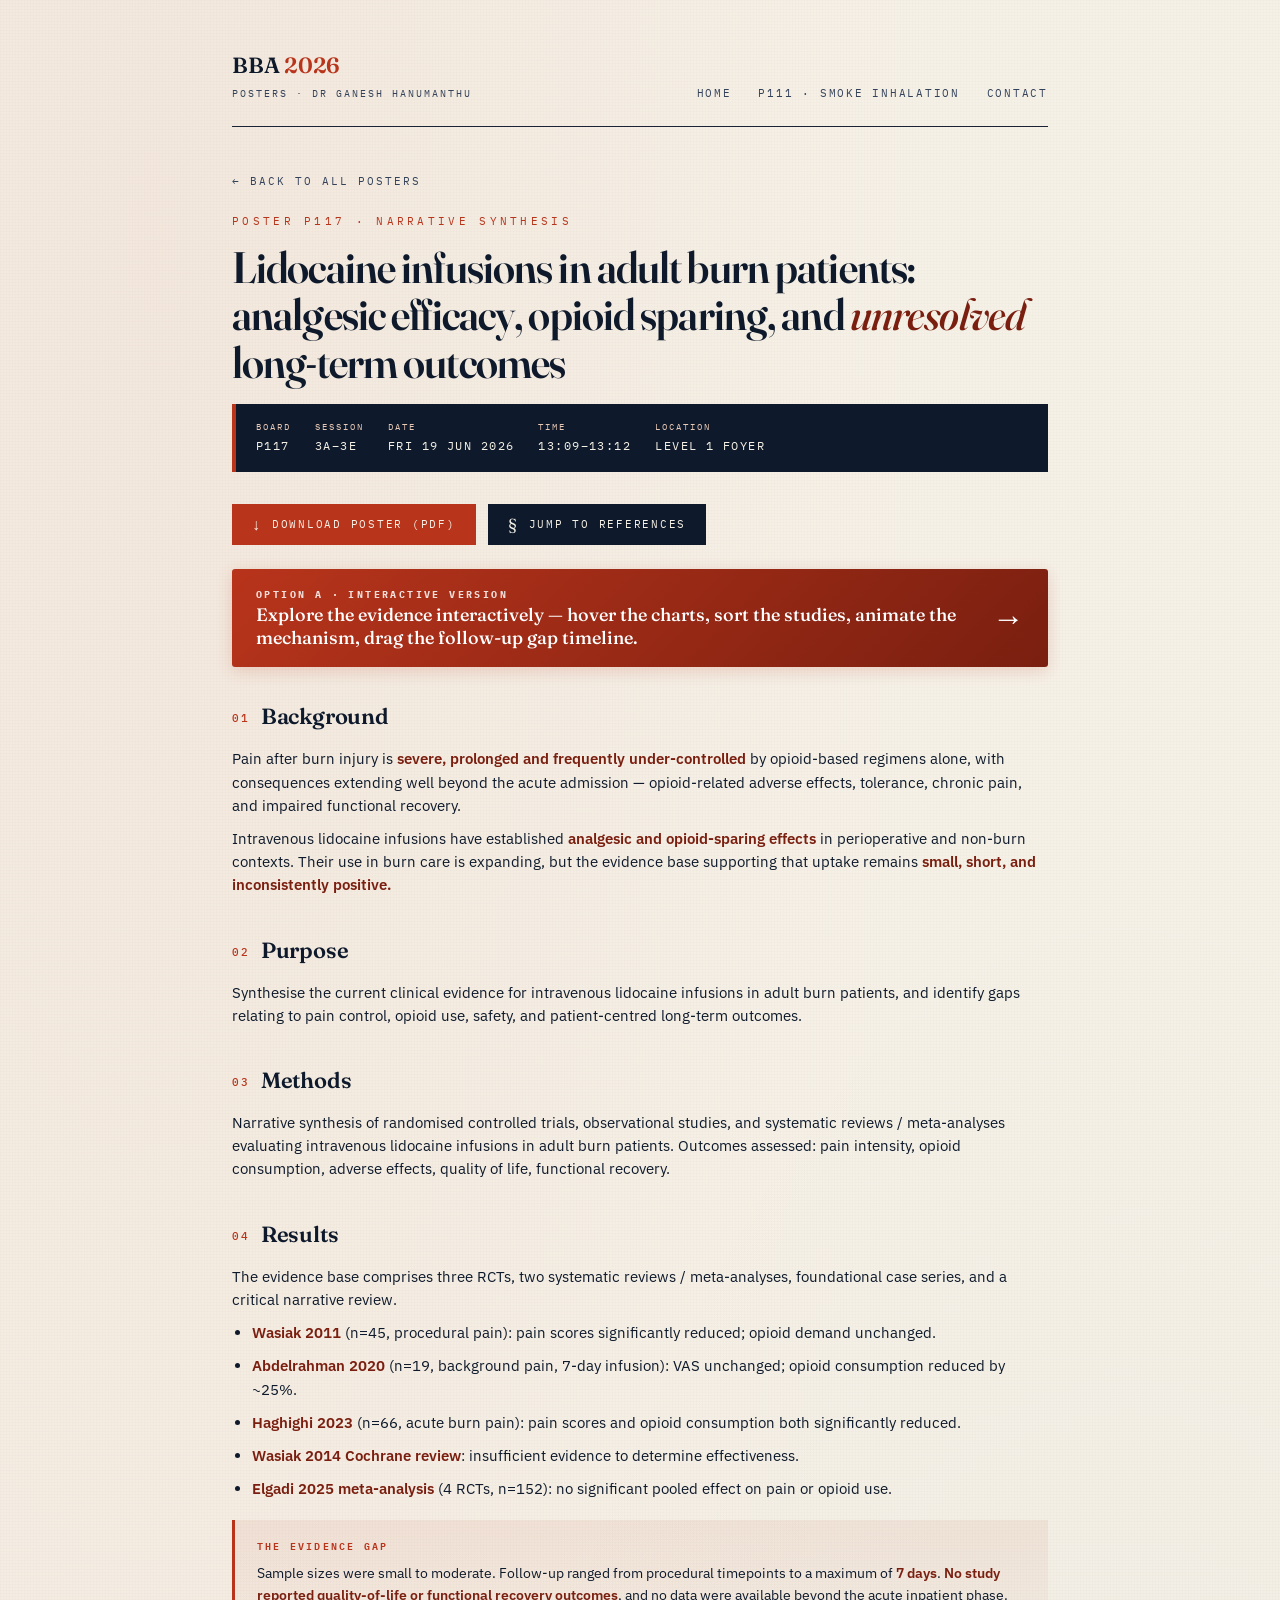
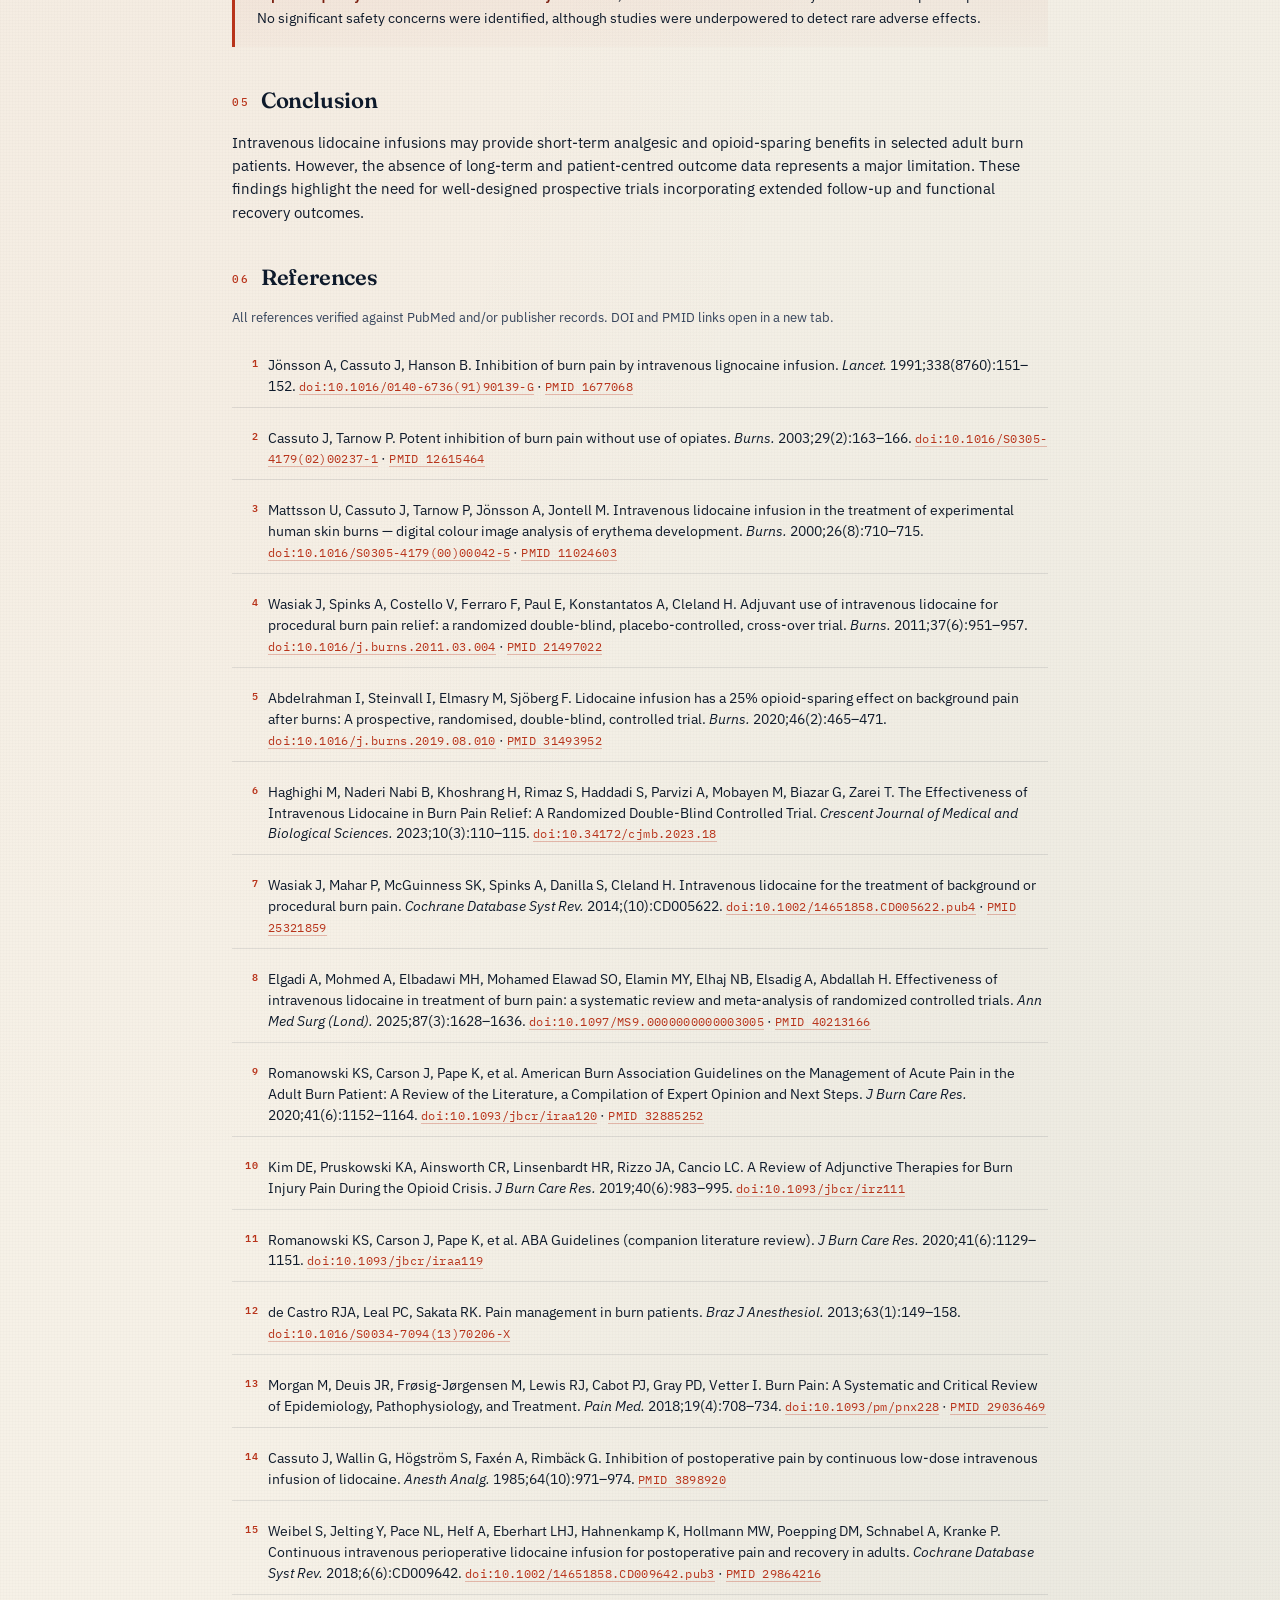
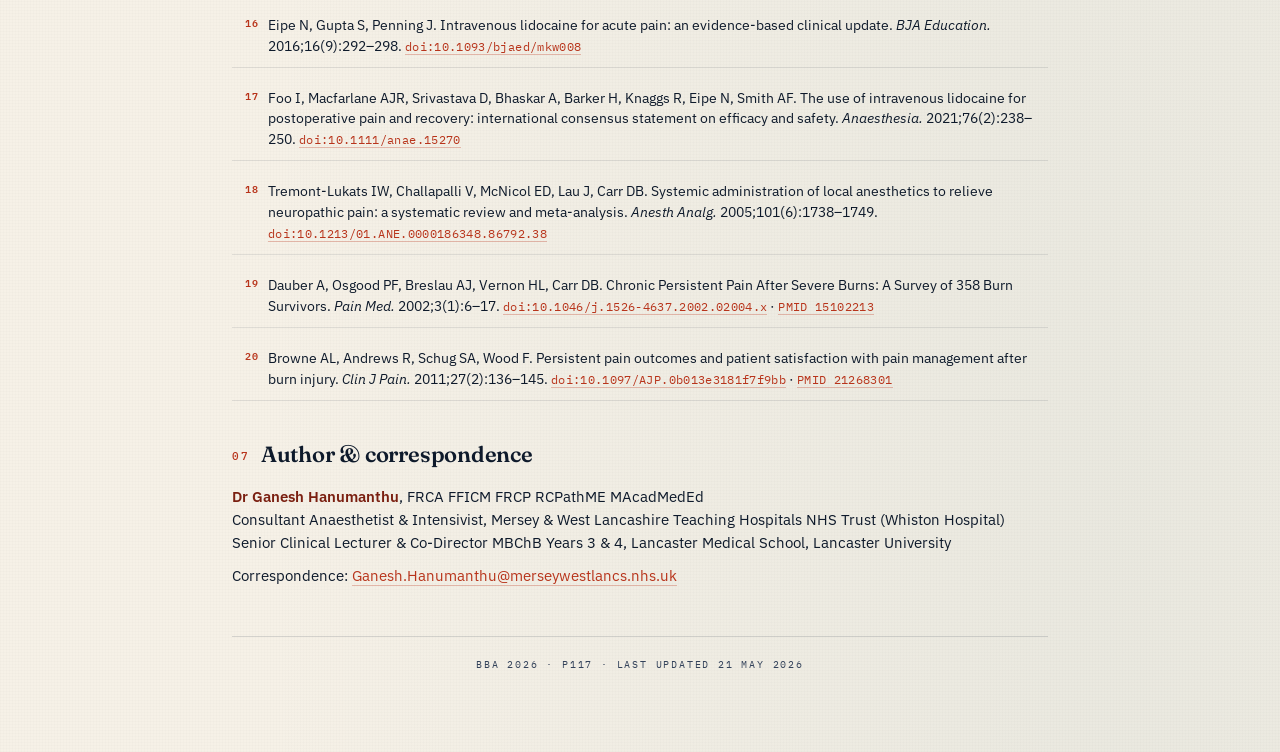
<file: posters/p117-lidocaine.html>
<!DOCTYPE html>
<html lang="en">
<head>
<meta charset="UTF-8">
<meta name="viewport" content="width=device-width, initial-scale=1.0">
<title>P117 · Lidocaine infusions in adult burn patients · BBA 2026</title>
<meta name="description" content="BBA 2026 Poster P117: Narrative synthesis of intravenous lidocaine infusions in adult burn patients — analgesic efficacy, opioid sparing, and unresolved long-term outcomes. Dr Ganesh Hanumanthu.">
<link rel="preconnect" href="https://fonts.googleapis.com">
<link rel="preconnect" href="https://fonts.gstatic.com" crossorigin>
<link href="https://fonts.googleapis.com/css2?family=Fraunces:opsz,wght@9..144,400;9..144,500;9..144,600;9..144,700&family=IBM+Plex+Sans:wght@300;400;500;600&family=IBM+Plex+Mono:wght@400;500;600&display=swap" rel="stylesheet">
<link rel="stylesheet" href="../styles.css">
<link rel="stylesheet" href="../assets/interactive.css">
</head>
<body>
<div class="wrap poster-detail">

  <header class="site-header">
    <a href="../" class="brand">
      BBA <span class="accent">2026</span>
      <span class="brand-sub">Posters · Dr Ganesh Hanumanthu</span>
    </a>
    <nav class="site-nav">
      <a href="../">Home</a>
      <a href="p111-smoke-inhalation.html">P111 · Smoke inhalation</a>
      <a href="mailto:Ganesh.Hanumanthu@merseywestlancs.nhs.uk">Contact</a>
    </nav>
  </header>

  <a href="../" class="back-link">← Back to all posters</a>

  <div class="eyebrow">Poster P117 · Narrative synthesis</div>
  <h1 class="hero-title">Lidocaine infusions in adult burn patients: analgesic efficacy, opioid sparing, and <em>unresolved</em> long-term outcomes</h1>

  <div class="session-strip">
    <div class="item"><span class="label">Board</span><span class="val">P117</span></div>
    <div class="item"><span class="label">Session</span><span class="val">3A–3E</span></div>
    <div class="item"><span class="label">Date</span><span class="val">Fri 19 Jun 2026</span></div>
    <div class="item"><span class="label">Time</span><span class="val">13:09–13:12</span></div>
    <div class="item"><span class="label">Location</span><span class="val">Level 1 Foyer</span></div>
  </div>

  <div class="download-row">
    <a href="../files/P117.pdf" class="dl-btn primary" download>
      <span class="icon">↓</span> Download poster (PDF)
    </a>
    <a href="#references" class="dl-btn">
      <span class="icon">§</span> Jump to references
    </a>
  </div>

  <a href="p117-interactive.html" class="view-interactive-cta">
    <div>
      <div class="label">Option A · Interactive version</div>
      <div class="headline">Explore the evidence interactively — hover the charts, sort the studies, animate the mechanism, drag the follow-up gap timeline.</div>
    </div>
    <div class="arrow">→</div>
  </a>

  <h2 class="section-title"><span class="num">01</span>Background</h2>
  <p>Pain after burn injury is <strong>severe, prolonged and frequently under-controlled</strong> by opioid-based regimens alone, with consequences extending well beyond the acute admission — opioid-related adverse effects, tolerance, chronic pain, and impaired functional recovery.</p>
  <p>Intravenous lidocaine infusions have established <strong>analgesic and opioid-sparing effects</strong> in perioperative and non-burn contexts. Their use in burn care is expanding, but the evidence base supporting that uptake remains <strong>small, short, and inconsistently positive.</strong></p>

  <h2 class="section-title"><span class="num">02</span>Purpose</h2>
  <p>Synthesise the current clinical evidence for intravenous lidocaine infusions in adult burn patients, and identify gaps relating to pain control, opioid use, safety, and patient-centred long-term outcomes.</p>

  <h2 class="section-title"><span class="num">03</span>Methods</h2>
  <p>Narrative synthesis of randomised controlled trials, observational studies, and systematic reviews / meta-analyses evaluating intravenous lidocaine infusions in adult burn patients. Outcomes assessed: pain intensity, opioid consumption, adverse effects, quality of life, functional recovery.</p>

  <h2 class="section-title"><span class="num">04</span>Results</h2>
  <p>The evidence base comprises three RCTs, two systematic reviews / meta-analyses, foundational case series, and a critical narrative review.</p>
  <ul>
    <li><strong>Wasiak 2011</strong> (n=45, procedural pain): pain scores significantly reduced; opioid demand unchanged.</li>
    <li><strong>Abdelrahman 2020</strong> (n=19, background pain, 7-day infusion): VAS unchanged; opioid consumption reduced by ~25%.</li>
    <li><strong>Haghighi 2023</strong> (n=66, acute burn pain): pain scores and opioid consumption both significantly reduced.</li>
    <li><strong>Wasiak 2014 Cochrane review</strong>: insufficient evidence to determine effectiveness.</li>
    <li><strong>Elgadi 2025 meta-analysis</strong> (4 RCTs, n=152): no significant pooled effect on pain or opioid use.</li>
  </ul>

  <div class="callout">
    <div class="label">The evidence gap</div>
    <p>Sample sizes were small to moderate. Follow-up ranged from procedural timepoints to a maximum of <strong>7 days</strong>. <strong>No study reported quality-of-life or functional recovery outcomes</strong>, and no data were available beyond the acute inpatient phase. No significant safety concerns were identified, although studies were underpowered to detect rare adverse effects.</p>
  </div>

  <h2 class="section-title"><span class="num">05</span>Conclusion</h2>
  <p>Intravenous lidocaine infusions may provide short-term analgesic and opioid-sparing benefits in selected adult burn patients. However, the absence of long-term and patient-centred outcome data represents a major limitation. These findings highlight the need for well-designed prospective trials incorporating extended follow-up and functional recovery outcomes.</p>

  <h2 class="section-title" id="references"><span class="num">06</span>References</h2>
  <p style="color:var(--ink-soft); font-size:13px; margin-bottom:8px;">All references verified against PubMed and/or publisher records. DOI and PMID links open in a new tab.</p>

  <ol class="refs-list">
    <li>Jönsson A, Cassuto J, Hanson B. Inhibition of burn pain by intravenous lignocaine infusion. <em>Lancet.</em> 1991;338(8760):151–152. <a href="https://doi.org/10.1016/0140-6736(91)90139-G" target="_blank" rel="noopener">doi:10.1016/0140-6736(91)90139-G</a> · <a href="https://pubmed.ncbi.nlm.nih.gov/1677068/" target="_blank" rel="noopener">PMID 1677068</a></li>
    <li>Cassuto J, Tarnow P. Potent inhibition of burn pain without use of opiates. <em>Burns.</em> 2003;29(2):163–166. <a href="https://doi.org/10.1016/S0305-4179(02)00237-1" target="_blank" rel="noopener">doi:10.1016/S0305-4179(02)00237-1</a> · <a href="https://pubmed.ncbi.nlm.nih.gov/12615464/" target="_blank" rel="noopener">PMID 12615464</a></li>
    <li>Mattsson U, Cassuto J, Tarnow P, Jönsson A, Jontell M. Intravenous lidocaine infusion in the treatment of experimental human skin burns — digital colour image analysis of erythema development. <em>Burns.</em> 2000;26(8):710–715. <a href="https://doi.org/10.1016/S0305-4179(00)00042-5" target="_blank" rel="noopener">doi:10.1016/S0305-4179(00)00042-5</a> · <a href="https://pubmed.ncbi.nlm.nih.gov/11024603/" target="_blank" rel="noopener">PMID 11024603</a></li>
    <li>Wasiak J, Spinks A, Costello V, Ferraro F, Paul E, Konstantatos A, Cleland H. Adjuvant use of intravenous lidocaine for procedural burn pain relief: a randomized double-blind, placebo-controlled, cross-over trial. <em>Burns.</em> 2011;37(6):951–957. <a href="https://doi.org/10.1016/j.burns.2011.03.004" target="_blank" rel="noopener">doi:10.1016/j.burns.2011.03.004</a> · <a href="https://pubmed.ncbi.nlm.nih.gov/21497022/" target="_blank" rel="noopener">PMID 21497022</a></li>
    <li>Abdelrahman I, Steinvall I, Elmasry M, Sjöberg F. Lidocaine infusion has a 25% opioid-sparing effect on background pain after burns: A prospective, randomised, double-blind, controlled trial. <em>Burns.</em> 2020;46(2):465–471. <a href="https://doi.org/10.1016/j.burns.2019.08.010" target="_blank" rel="noopener">doi:10.1016/j.burns.2019.08.010</a> · <a href="https://pubmed.ncbi.nlm.nih.gov/31493952/" target="_blank" rel="noopener">PMID 31493952</a></li>
    <li>Haghighi M, Naderi Nabi B, Khoshrang H, Rimaz S, Haddadi S, Parvizi A, Mobayen M, Biazar G, Zarei T. The Effectiveness of Intravenous Lidocaine in Burn Pain Relief: A Randomized Double-Blind Controlled Trial. <em>Crescent Journal of Medical and Biological Sciences.</em> 2023;10(3):110–115. <a href="https://doi.org/10.34172/cjmb.2023.18" target="_blank" rel="noopener">doi:10.34172/cjmb.2023.18</a></li>
    <li>Wasiak J, Mahar P, McGuinness SK, Spinks A, Danilla S, Cleland H. Intravenous lidocaine for the treatment of background or procedural burn pain. <em>Cochrane Database Syst Rev.</em> 2014;(10):CD005622. <a href="https://doi.org/10.1002/14651858.CD005622.pub4" target="_blank" rel="noopener">doi:10.1002/14651858.CD005622.pub4</a> · <a href="https://pubmed.ncbi.nlm.nih.gov/25321859/" target="_blank" rel="noopener">PMID 25321859</a></li>
    <li>Elgadi A, Mohmed A, Elbadawi MH, Mohamed Elawad SO, Elamin MY, Elhaj NB, Elsadig A, Abdallah H. Effectiveness of intravenous lidocaine in treatment of burn pain: a systematic review and meta-analysis of randomized controlled trials. <em>Ann Med Surg (Lond).</em> 2025;87(3):1628–1636. <a href="https://doi.org/10.1097/MS9.0000000000003005" target="_blank" rel="noopener">doi:10.1097/MS9.0000000000003005</a> · <a href="https://pubmed.ncbi.nlm.nih.gov/40213166/" target="_blank" rel="noopener">PMID 40213166</a></li>
    <li>Romanowski KS, Carson J, Pape K, et al. American Burn Association Guidelines on the Management of Acute Pain in the Adult Burn Patient: A Review of the Literature, a Compilation of Expert Opinion and Next Steps. <em>J Burn Care Res.</em> 2020;41(6):1152–1164. <a href="https://doi.org/10.1093/jbcr/iraa120" target="_blank" rel="noopener">doi:10.1093/jbcr/iraa120</a> · <a href="https://pubmed.ncbi.nlm.nih.gov/32885252/" target="_blank" rel="noopener">PMID 32885252</a></li>
    <li>Kim DE, Pruskowski KA, Ainsworth CR, Linsenbardt HR, Rizzo JA, Cancio LC. A Review of Adjunctive Therapies for Burn Injury Pain During the Opioid Crisis. <em>J Burn Care Res.</em> 2019;40(6):983–995. <a href="https://doi.org/10.1093/jbcr/irz111" target="_blank" rel="noopener">doi:10.1093/jbcr/irz111</a></li>
    <li>Romanowski KS, Carson J, Pape K, et al. ABA Guidelines (companion literature review). <em>J Burn Care Res.</em> 2020;41(6):1129–1151. <a href="https://doi.org/10.1093/jbcr/iraa119" target="_blank" rel="noopener">doi:10.1093/jbcr/iraa119</a></li>
    <li>de Castro RJA, Leal PC, Sakata RK. Pain management in burn patients. <em>Braz J Anesthesiol.</em> 2013;63(1):149–158. <a href="https://doi.org/10.1016/S0034-7094(13)70206-X" target="_blank" rel="noopener">doi:10.1016/S0034-7094(13)70206-X</a></li>
    <li>Morgan M, Deuis JR, Frøsig-Jørgensen M, Lewis RJ, Cabot PJ, Gray PD, Vetter I. Burn Pain: A Systematic and Critical Review of Epidemiology, Pathophysiology, and Treatment. <em>Pain Med.</em> 2018;19(4):708–734. <a href="https://doi.org/10.1093/pm/pnx228" target="_blank" rel="noopener">doi:10.1093/pm/pnx228</a> · <a href="https://pubmed.ncbi.nlm.nih.gov/29036469/" target="_blank" rel="noopener">PMID 29036469</a></li>
    <li>Cassuto J, Wallin G, Högström S, Faxén A, Rimbäck G. Inhibition of postoperative pain by continuous low-dose intravenous infusion of lidocaine. <em>Anesth Analg.</em> 1985;64(10):971–974. <a href="https://pubmed.ncbi.nlm.nih.gov/3898920/" target="_blank" rel="noopener">PMID 3898920</a></li>
    <li>Weibel S, Jelting Y, Pace NL, Helf A, Eberhart LHJ, Hahnenkamp K, Hollmann MW, Poepping DM, Schnabel A, Kranke P. Continuous intravenous perioperative lidocaine infusion for postoperative pain and recovery in adults. <em>Cochrane Database Syst Rev.</em> 2018;6(6):CD009642. <a href="https://doi.org/10.1002/14651858.CD009642.pub3" target="_blank" rel="noopener">doi:10.1002/14651858.CD009642.pub3</a> · <a href="https://pubmed.ncbi.nlm.nih.gov/29864216/" target="_blank" rel="noopener">PMID 29864216</a></li>
    <li>Eipe N, Gupta S, Penning J. Intravenous lidocaine for acute pain: an evidence-based clinical update. <em>BJA Education.</em> 2016;16(9):292–298. <a href="https://doi.org/10.1093/bjaed/mkw008" target="_blank" rel="noopener">doi:10.1093/bjaed/mkw008</a></li>
    <li>Foo I, Macfarlane AJR, Srivastava D, Bhaskar A, Barker H, Knaggs R, Eipe N, Smith AF. The use of intravenous lidocaine for postoperative pain and recovery: international consensus statement on efficacy and safety. <em>Anaesthesia.</em> 2021;76(2):238–250. <a href="https://doi.org/10.1111/anae.15270" target="_blank" rel="noopener">doi:10.1111/anae.15270</a></li>
    <li>Tremont-Lukats IW, Challapalli V, McNicol ED, Lau J, Carr DB. Systemic administration of local anesthetics to relieve neuropathic pain: a systematic review and meta-analysis. <em>Anesth Analg.</em> 2005;101(6):1738–1749. <a href="https://doi.org/10.1213/01.ANE.0000186348.86792.38" target="_blank" rel="noopener">doi:10.1213/01.ANE.0000186348.86792.38</a></li>
    <li>Dauber A, Osgood PF, Breslau AJ, Vernon HL, Carr DB. Chronic Persistent Pain After Severe Burns: A Survey of 358 Burn Survivors. <em>Pain Med.</em> 2002;3(1):6–17. <a href="https://doi.org/10.1046/j.1526-4637.2002.02004.x" target="_blank" rel="noopener">doi:10.1046/j.1526-4637.2002.02004.x</a> · <a href="https://pubmed.ncbi.nlm.nih.gov/15102213/" target="_blank" rel="noopener">PMID 15102213</a></li>
    <li>Browne AL, Andrews R, Schug SA, Wood F. Persistent pain outcomes and patient satisfaction with pain management after burn injury. <em>Clin J Pain.</em> 2011;27(2):136–145. <a href="https://doi.org/10.1097/AJP.0b013e3181f7f9bb" target="_blank" rel="noopener">doi:10.1097/AJP.0b013e3181f7f9bb</a> · <a href="https://pubmed.ncbi.nlm.nih.gov/21268301/" target="_blank" rel="noopener">PMID 21268301</a></li>
  </ol>

  <h2 class="section-title"><span class="num">07</span>Author &amp; correspondence</h2>
  <p><strong>Dr Ganesh Hanumanthu</strong>, FRCA FFICM FRCP RCPathME MAcadMedEd<br>
  Consultant Anaesthetist &amp; Intensivist, Mersey &amp; West Lancashire Teaching Hospitals NHS Trust (Whiston Hospital)<br>
  Senior Clinical Lecturer &amp; Co-Director MBChB Years 3 &amp; 4, Lancaster Medical School, Lancaster University</p>
  <p style="margin-top:10px;">Correspondence: <a href="mailto:Ganesh.Hanumanthu@merseywestlancs.nhs.uk" style="color:var(--accent); text-decoration:none; border-bottom:1px solid rgba(184,52,27,0.3);">Ganesh.Hanumanthu@merseywestlancs.nhs.uk</a></p>

  <div class="colophon">
    BBA 2026 · P117 · last updated 21 May 2026
  </div>

</div>
</body>
</html>
</file>
<file: styles.css>
/* ---------- BBA 2026 Landing Site — Shared Styles ---------- */
:root{
  --ink:#0e1a2b;
  --ink-soft:#33425a;
  --paper:#f6f1e7;
  --paper-warm:#efe6d3;
  --line:#1a2336;
  --accent:#b8341b;        /* burn red / cinnabar */
  --accent-deep:#7a1f10;
  --accent-soft:#e8c9b6;
  --teal:#1f5a63;
  --teal-soft:#a9c6c9;
  --gold:#a07a26;
  --smoke:#5a5147;
  --max-w:880px;
}

*{box-sizing:border-box; margin:0; padding:0;}
html{ scroll-behavior:smooth; }

body{
  background:
    radial-gradient(ellipse at 12% 6%, rgba(184,52,27,0.05), transparent 50%),
    radial-gradient(ellipse at 88% 94%, rgba(31,90,99,0.06), transparent 55%),
    var(--paper);
  color:var(--ink);
  font-family:'IBM Plex Sans', sans-serif;
  font-weight:400;
  line-height:1.55;
  min-height:100vh;
  padding:0;
  /* subtle paper grain */
  background-image:
    radial-gradient(ellipse at 12% 6%, rgba(184,52,27,0.05), transparent 50%),
    radial-gradient(ellipse at 88% 94%, rgba(31,90,99,0.06), transparent 55%),
    repeating-linear-gradient(0deg, rgba(0,0,0,0.012) 0 1px, transparent 1px 3px),
    repeating-linear-gradient(90deg, rgba(0,0,0,0.012) 0 1px, transparent 1px 3px);
}

.wrap{
  max-width:var(--max-w);
  margin:0 auto;
  padding:48px 32px 80px;
}

/* ---------- TOP NAV / HEADER ---------- */
.site-header{
  border-bottom:1.5px solid var(--line);
  padding-bottom:24px;
  margin-bottom:40px;
  display:flex;
  justify-content:space-between;
  align-items:flex-end;
  gap:24px;
  flex-wrap:wrap;
}
.brand{
  font-family:'Fraunces', serif;
  font-weight:600;
  font-size:22px;
  letter-spacing:-0.01em;
  color:var(--ink);
  text-decoration:none;
}
.brand .accent{ color:var(--accent); }
.brand-sub{
  display:block;
  font-family:'IBM Plex Mono', monospace;
  font-size:10px;
  letter-spacing:0.2em;
  text-transform:uppercase;
  color:var(--ink-soft);
  margin-top:4px;
  font-weight:400;
}
.site-nav{
  font-family:'IBM Plex Mono', monospace;
  font-size:11px;
  letter-spacing:0.16em;
  text-transform:uppercase;
}
.site-nav a{
  color:var(--ink-soft);
  text-decoration:none;
  margin-left:18px;
  padding-bottom:2px;
  border-bottom:1px solid transparent;
  transition:border-color 0.15s, color 0.15s;
}
.site-nav a:hover{ color:var(--accent); border-bottom-color:var(--accent); }
.site-nav a:first-child{ margin-left:0; }

/* ---------- HERO ---------- */
.hero{
  margin-bottom:48px;
}
.eyebrow{
  font-family:'IBM Plex Mono', monospace;
  font-size:11px;
  letter-spacing:0.3em;
  text-transform:uppercase;
  color:var(--accent);
  margin-bottom:14px;
}
h1.hero-title{
  font-family:'Fraunces', serif;
  font-weight:600;
  font-size:44px;
  line-height:1.08;
  letter-spacing:-0.02em;
  color:var(--ink);
  margin-bottom:18px;
  font-variation-settings:"opsz" 144;
}
h1.hero-title em{
  font-style:italic;
  font-weight:500;
  color:var(--accent-deep);
}
.hero-lede{
  font-family:'Fraunces', serif;
  font-size:18px;
  line-height:1.5;
  color:var(--ink-soft);
  max-width:640px;
}

/* ---------- POSTER CARDS ---------- */
.poster-grid{
  display:grid;
  grid-template-columns:1fr;
  gap:24px;
  margin-bottom:48px;
}
.poster-card{
  display:block;
  text-decoration:none;
  color:var(--ink);
  background:rgba(255,255,255,0.4);
  border:1px solid rgba(26,35,54,0.15);
  padding:28px 30px;
  position:relative;
  transition:transform 0.2s, border-color 0.2s, box-shadow 0.2s;
}
.poster-card:hover{
  transform:translateY(-2px);
  border-color:var(--accent);
  box-shadow:0 6px 20px rgba(184,52,27,0.08);
}
.poster-card::before{
  content:"";
  position:absolute;
  top:0; left:0;
  height:4px; width:48px;
  background:var(--accent);
}
.poster-card.smoke::before{ background:var(--smoke); }
.poster-card .meta{
  font-family:'IBM Plex Mono', monospace;
  font-size:10px;
  letter-spacing:0.2em;
  text-transform:uppercase;
  color:var(--ink-soft);
  margin-bottom:10px;
}
.poster-card .meta .board{
  color:var(--accent);
  font-weight:600;
}
.poster-card.smoke .meta .board{ color:var(--smoke); }
.poster-card h2{
  font-family:'Fraunces', serif;
  font-weight:600;
  font-size:24px;
  line-height:1.2;
  letter-spacing:-0.01em;
  margin-bottom:10px;
}
.poster-card .desc{
  font-size:14px;
  line-height:1.5;
  color:var(--ink-soft);
  margin-bottom:14px;
}
.poster-card .arrow{
  font-family:'IBM Plex Mono', monospace;
  font-size:11px;
  letter-spacing:0.18em;
  text-transform:uppercase;
  color:var(--accent);
  font-weight:600;
}
.poster-card.smoke .arrow{ color:var(--smoke); }

/* ---------- AUTHOR / FOOTER BLOCK ---------- */
.author-block{
  border-top:1.5px solid var(--line);
  padding-top:28px;
  margin-top:48px;
  display:grid;
  grid-template-columns:1fr 1fr;
  gap:30px;
}
.author-block h3{
  font-family:'IBM Plex Mono', monospace;
  font-size:11px;
  letter-spacing:0.22em;
  text-transform:uppercase;
  color:var(--ink-soft);
  font-weight:500;
  margin-bottom:8px;
}
.author-block p{
  font-size:13.5px;
  line-height:1.55;
  color:var(--ink);
}
.author-block .name{
  font-family:'Fraunces', serif;
  font-weight:600;
  font-size:16px;
  margin-bottom:4px;
}
.author-block a{
  color:var(--accent);
  text-decoration:none;
  border-bottom:1px solid rgba(184,52,27,0.25);
}
.author-block a:hover{ border-bottom-color:var(--accent); }

.colophon{
  margin-top:48px;
  padding-top:20px;
  border-top:1px solid rgba(26,35,54,0.15);
  font-family:'IBM Plex Mono', monospace;
  font-size:10px;
  letter-spacing:0.18em;
  text-transform:uppercase;
  color:var(--ink-soft);
  text-align:center;
}

/* ---------- POSTER DETAIL PAGES ---------- */
.poster-detail .session-strip{
  display:flex;
  gap:24px;
  flex-wrap:wrap;
  padding:16px 20px;
  background:var(--ink);
  color:var(--paper);
  margin-bottom:32px;
  border-left:4px solid var(--accent);
  font-family:'IBM Plex Mono', monospace;
  font-size:11px;
  letter-spacing:0.18em;
  text-transform:uppercase;
}
.poster-detail .session-strip.smoke{ border-left-color:var(--smoke); }
.poster-detail .session-strip .item .label{
  color:var(--accent-soft);
  display:block;
  margin-bottom:3px;
  font-size:9px;
}
.poster-detail .session-strip.smoke .item .label{ color:#c4bfae; }
.poster-detail .session-strip .item .val{
  color:var(--paper);
  font-size:12px;
  letter-spacing:0.12em;
}

.poster-detail h2.section-title{
  font-family:'Fraunces', serif;
  font-weight:600;
  font-size:22px;
  letter-spacing:-0.01em;
  margin:36px 0 14px;
  color:var(--ink);
}
.poster-detail h2.section-title:first-of-type{ margin-top:24px; }
.poster-detail h2.section-title .num{
  font-family:'IBM Plex Mono', monospace;
  font-size:11px;
  letter-spacing:0.22em;
  color:var(--accent);
  margin-right:10px;
  vertical-align:middle;
  font-weight:500;
}
.poster-detail.smoke h2.section-title .num{ color:var(--smoke); }

.poster-detail p, .poster-detail li{
  font-size:14.5px;
  line-height:1.6;
  color:var(--ink);
  margin-bottom:10px;
}
.poster-detail ul{ padding-left:20px; }
.poster-detail strong{ color:var(--accent-deep); font-weight:600; }
.poster-detail.smoke strong{ color:var(--smoke); }

.download-row{
  display:flex;
  gap:12px;
  flex-wrap:wrap;
  margin:20px 0 8px;
}
.dl-btn{
  display:inline-flex;
  align-items:center;
  gap:10px;
  padding:12px 20px;
  background:var(--ink);
  color:var(--paper);
  text-decoration:none;
  font-family:'IBM Plex Mono', monospace;
  font-size:11px;
  letter-spacing:0.16em;
  text-transform:uppercase;
  border:none;
  transition:background 0.15s;
}
.dl-btn:hover{ background:var(--accent-deep); }
.dl-btn.primary{ background:var(--accent); }
.dl-btn.primary:hover{ background:var(--accent-deep); }
.dl-btn.smoke{ background:var(--smoke); }
.dl-btn.smoke:hover{ background:#3d3730; }
.dl-btn .icon{
  font-family:'Fraunces', serif;
  font-size:16px;
  line-height:0;
}

/* ---------- REFERENCES LIST ---------- */
.refs-list{
  counter-reset:ref;
  list-style:none;
  padding:0;
  margin-top:16px;
}
.refs-list li{
  counter-increment:ref;
  padding:10px 0 10px 36px;
  border-bottom:1px solid rgba(26,35,54,0.1);
  position:relative;
  font-size:13.5px;
  line-height:1.55;
}
.refs-list li::before{
  content:counter(ref);
  position:absolute;
  left:0;
  top:10px;
  font-family:'IBM Plex Mono', monospace;
  font-size:10px;
  color:var(--accent);
  font-weight:600;
  letter-spacing:0.04em;
  width:26px;
  text-align:right;
}
.poster-detail.smoke .refs-list li::before{ color:var(--smoke); }
.refs-list li em{ color:var(--ink); font-style:italic; }
.refs-list li a{
  color:var(--accent);
  text-decoration:none;
  border-bottom:1px solid rgba(184,52,27,0.3);
  font-family:'IBM Plex Mono', monospace;
  font-size:11.5px;
  letter-spacing:0.03em;
}
.refs-list li a:hover{ border-bottom-color:var(--accent); }
.poster-detail.smoke .refs-list li a{
  color:var(--smoke);
  border-bottom-color:rgba(90,81,71,0.4);
}

/* ---------- KEY FINDINGS / CALLOUT ---------- */
.callout{
  background:linear-gradient(180deg, rgba(184,52,27,0.07), rgba(184,52,27,0.02));
  border-left:3px solid var(--accent);
  padding:18px 22px;
  margin:20px 0;
}
.poster-detail.smoke .callout{
  background:linear-gradient(180deg, rgba(90,81,71,0.07), rgba(90,81,71,0.02));
  border-left-color:var(--smoke);
}
.callout .label{
  font-family:'IBM Plex Mono', monospace;
  font-size:10px;
  letter-spacing:0.22em;
  text-transform:uppercase;
  color:var(--accent);
  margin-bottom:8px;
  font-weight:600;
}
.poster-detail.smoke .callout .label{ color:var(--smoke); }
.callout p{ margin-bottom:0; font-size:14px; }

/* ---------- BACK LINK ---------- */
.back-link{
  display:inline-flex;
  align-items:center;
  gap:8px;
  font-family:'IBM Plex Mono', monospace;
  font-size:11px;
  letter-spacing:0.18em;
  text-transform:uppercase;
  color:var(--ink-soft);
  text-decoration:none;
  margin-bottom:20px;
  padding-bottom:2px;
  border-bottom:1px solid transparent;
  transition:color 0.15s, border-color 0.15s;
}
.back-link:hover{ color:var(--accent); border-bottom-color:var(--accent); }

/* ---------- RESPONSIVE ---------- */
@media (max-width:640px){
  .wrap{ padding:32px 20px 60px; }
  h1.hero-title{ font-size:32px; }
  .hero-lede{ font-size:16px; }
  .author-block{ grid-template-columns:1fr; gap:20px; }
  .site-header{ flex-direction:column; align-items:flex-start; gap:14px; }
  .site-nav a{ margin-left:0; margin-right:18px; }
  .poster-card{ padding:22px 22px; }
  .poster-card h2{ font-size:20px; }
}

@media (prefers-color-scheme:dark){
  /* Keep light theme - aesthetic choice */
}
</file>
<file: assets/interactive.css>
/* ============================================================
   BBA 2026 — Interactive Poster Companion Stylesheet
   ============================================================
   Extends styles.css; adds tokens/components specific to the
   interactive (Option A) experience.
*/

:root{
  /* P117 palette (cinnabar) — inherited from styles.css */
  /* P111 palette (saffron) overrides */
  --saffron:#c8893a;
  --saffron-deep:#8f5e1d;
  --sienna:#a8451f;
  --sienna-deep:#7a2f10;
  --indigo:#1c2350;
  --indigo-soft:#3d4475;
  --indigo-mute:#7a82a8;
  --warm-bg:#fbf9f3;
}

/* When a page wants saffron theming (P111-interactive), add class="theme-saffron" to body */
body.theme-saffron{
  background:
    radial-gradient(ellipse at 18% 8%, rgba(200,137,58,0.06), transparent 55%),
    radial-gradient(ellipse at 90% 92%, rgba(168,69,31,0.05), transparent 55%),
    var(--warm-bg);
  color:var(--indigo);
}
body.theme-saffron .brand .accent{ color:var(--saffron-deep); }
body.theme-saffron .site-nav a:hover{ color:var(--saffron-deep); border-bottom-color:var(--saffron-deep); }
body.theme-saffron .eyebrow{ color:var(--saffron-deep); }

/* ============================================================
   INTERACTIVE COMPANION HERO BAR
   ============================================================ */
.interactive-bar{
  display:flex;
  align-items:center;
  justify-content:space-between;
  gap:18px;
  background:linear-gradient(135deg, rgba(184,52,27,0.10), rgba(31,90,99,0.06));
  border:1px solid var(--accent);
  border-radius:3px;
  padding:14px 20px;
  margin:24px 0 36px;
  flex-wrap:wrap;
}
body.theme-saffron .interactive-bar{
  background:linear-gradient(135deg, rgba(200,137,58,0.10), rgba(168,69,31,0.06));
  border-color:var(--saffron);
}
.interactive-bar .ib-label{
  font-family:'IBM Plex Mono', monospace;
  font-size:10px;
  letter-spacing:0.22em;
  text-transform:uppercase;
  color:var(--accent-deep);
  font-weight:700;
  margin-bottom:3px;
}
body.theme-saffron .interactive-bar .ib-label{ color:var(--saffron-deep); }
.interactive-bar .ib-headline{
  font-family:'Fraunces', serif;
  font-style:italic;
  font-size:18px;
  line-height:1.3;
  color:var(--ink);
}
body.theme-saffron .interactive-bar .ib-headline{ color:var(--indigo); }
.interactive-bar a.ib-pdf{
  font-family:'IBM Plex Mono', monospace;
  font-size:10px;
  letter-spacing:0.18em;
  text-transform:uppercase;
  color:var(--ink-soft);
  text-decoration:none;
  border:1px solid var(--ink-soft);
  border-radius:2px;
  padding:7px 11px;
  white-space:nowrap;
  transition:all 0.15s;
}
.interactive-bar a.ib-pdf:hover{
  color:var(--accent);
  border-color:var(--accent);
}
body.theme-saffron .interactive-bar a.ib-pdf:hover{
  color:var(--saffron-deep);
  border-color:var(--saffron-deep);
}

/* "View interactive version →" CTA on landing pages */
.view-interactive-cta{
  display:flex;
  align-items:center;
  justify-content:space-between;
  background:linear-gradient(135deg, var(--accent) 0%, var(--accent-deep) 100%);
  color:#fff;
  padding:18px 24px;
  border-radius:3px;
  margin:24px 0 32px;
  text-decoration:none;
  gap:18px;
  transition:transform 0.15s, box-shadow 0.15s;
  box-shadow:0 4px 16px rgba(184,52,27,0.18);
}
body.theme-saffron .view-interactive-cta{
  background:linear-gradient(135deg, var(--saffron) 0%, var(--saffron-deep) 100%);
  box-shadow:0 4px 16px rgba(200,137,58,0.20);
}
.view-interactive-cta:hover{
  transform:translateY(-1px);
  box-shadow:0 6px 20px rgba(184,52,27,0.28);
}
.view-interactive-cta .label{
  font-family:'IBM Plex Mono', monospace;
  font-size:10px;
  letter-spacing:0.24em;
  text-transform:uppercase;
  font-weight:700;
  opacity:0.85;
}
.view-interactive-cta .headline{
  font-family:'Fraunces', serif;
  font-weight:500;
  font-size:18px;
  line-height:1.25;
  margin-top:2px;
}
.view-interactive-cta .arrow{
  font-family:'Fraunces', serif;
  font-size:32px;
  line-height:1;
}

/* ============================================================
   INTERACTIVE PANELS — generic container for an interactive feature
   ============================================================ */
.iap{
  background:rgba(255,255,255,0.5);
  border:1px solid rgba(14,26,43,0.12);
  border-radius:3px;
  padding:24px;
  margin:28px 0;
}
body.theme-saffron .iap{
  background:rgba(255,255,255,0.55);
  border-color:rgba(28,35,80,0.12);
}
.iap-header{
  display:flex;
  align-items:baseline;
  justify-content:space-between;
  margin-bottom:18px;
  gap:18px;
  flex-wrap:wrap;
}
.iap-title{
  font-family:'Fraunces', serif;
  font-weight:600;
  font-size:22px;
  letter-spacing:-0.005em;
  color:var(--ink);
}
body.theme-saffron .iap-title{ color:var(--indigo); }
.iap-hint{
  font-family:'IBM Plex Mono', monospace;
  font-size:10px;
  letter-spacing:0.16em;
  text-transform:uppercase;
  color:var(--ink-soft);
}

/* ============================================================
   SORTABLE / FILTERABLE STUDIES TABLE
   ============================================================ */
.studies-table-wrap{
  overflow-x:auto;
  margin:0 -8px;
}
.filter-pills{
  display:flex;
  flex-wrap:wrap;
  gap:8px;
  margin-bottom:16px;
}
.filter-pill{
  font-family:'IBM Plex Mono', monospace;
  font-size:10px;
  letter-spacing:0.12em;
  text-transform:uppercase;
  background:transparent;
  color:var(--ink-soft);
  border:1px solid var(--ink-soft);
  border-radius:14px;
  padding:5px 12px;
  cursor:pointer;
  transition:all 0.15s;
}
.filter-pill:hover{ color:var(--accent); border-color:var(--accent); }
.filter-pill.active{
  background:var(--accent);
  color:#fff;
  border-color:var(--accent);
}
body.theme-saffron .filter-pill:hover{ color:var(--saffron-deep); border-color:var(--saffron-deep); }
body.theme-saffron .filter-pill.active{ background:var(--saffron-deep); border-color:var(--saffron-deep); }

table.studies{
  width:100%;
  border-collapse:collapse;
  font-size:13px;
}
table.studies th{
  font-family:'IBM Plex Mono', monospace;
  font-size:10px;
  letter-spacing:0.14em;
  text-transform:uppercase;
  color:var(--accent-deep);
  font-weight:600;
  text-align:left;
  padding:10px 12px;
  border-bottom:2px solid var(--accent);
  white-space:nowrap;
  cursor:pointer;
  user-select:none;
}
body.theme-saffron table.studies th{
  color:var(--saffron-deep);
  border-bottom-color:var(--saffron);
}
table.studies th .sort-indicator{
  display:inline-block;
  width:10px;
  margin-left:4px;
  opacity:0.4;
}
table.studies th.sorted-asc .sort-indicator::after{ content:"↑"; opacity:1; }
table.studies th.sorted-desc .sort-indicator::after{ content:"↓"; opacity:1; }
table.studies tbody tr{
  cursor:pointer;
  transition:background 0.12s;
}
table.studies tbody tr:hover{
  background:rgba(184,52,27,0.05);
}
body.theme-saffron table.studies tbody tr:hover{ background:rgba(200,137,58,0.05); }
table.studies tbody tr.expanded{
  background:rgba(184,52,27,0.07);
}
body.theme-saffron table.studies tbody tr.expanded{ background:rgba(200,137,58,0.07); }
table.studies td{
  padding:10px 12px;
  border-bottom:1px solid rgba(14,26,43,0.08);
  vertical-align:top;
  line-height:1.5;
}
table.studies td.study-name{
  font-family:'IBM Plex Mono', monospace;
  font-size:12px;
  white-space:nowrap;
}
table.studies td.study-name .year{ color:var(--accent-deep); }
body.theme-saffron table.studies td.study-name .year{ color:var(--saffron-deep); }
table.studies tr.detail-row td{
  background:rgba(14,26,43,0.03);
  padding:0;
  border-bottom:1px solid rgba(14,26,43,0.12);
}
table.studies tr.detail-row .detail-inner{
  padding:18px 24px 22px;
  font-size:13px;
  line-height:1.6;
}
table.studies tr.detail-row .detail-inner h4{
  font-family:'IBM Plex Mono', monospace;
  font-size:10px;
  letter-spacing:0.16em;
  text-transform:uppercase;
  color:var(--accent-deep);
  margin:8px 0 4px;
}
body.theme-saffron table.studies tr.detail-row .detail-inner h4{ color:var(--saffron-deep); }
table.studies tr.detail-row .detail-inner p{ margin:0 0 8px; }
table.studies tr.detail-row .detail-inner ul{ margin:4px 0 8px 18px; }

.tag-pill{
  display:inline-block;
  font-family:'IBM Plex Mono', monospace;
  font-size:9px;
  letter-spacing:0.06em;
  text-transform:uppercase;
  padding:2px 7px;
  border-radius:2px;
  font-weight:600;
  white-space:nowrap;
}
.tag-pill.pos{ background:rgba(31,90,99,0.15); color:var(--teal); border:1px solid rgba(31,90,99,0.4); }
.tag-pill.neu{ background:rgba(14,26,43,0.07); color:var(--ink-soft); border:1px solid rgba(14,26,43,0.25); }
.tag-pill.term{ background:rgba(184,52,27,0.18); color:var(--accent-deep); border:1px solid rgba(184,52,27,0.5); font-weight:700; }

/* ============================================================
   CHART CONTAINERS
   ============================================================ */
.chart-wrap{
  position:relative;
  width:100%;
  height:280px;
  margin:8px 0;
}
.chart-wrap canvas{ max-height:280px; }
.chart-controls{
  display:flex;
  gap:10px;
  margin-bottom:12px;
  flex-wrap:wrap;
}
.chart-toggle{
  font-family:'IBM Plex Mono', monospace;
  font-size:10px;
  letter-spacing:0.12em;
  text-transform:uppercase;
  background:transparent;
  border:1px solid var(--ink-soft);
  color:var(--ink-soft);
  padding:5px 12px;
  border-radius:2px;
  cursor:pointer;
}
.chart-toggle.active{
  background:var(--accent);
  color:#fff;
  border-color:var(--accent);
}
body.theme-saffron .chart-toggle.active{ background:var(--saffron-deep); border-color:var(--saffron-deep); }

/* ============================================================
   ANIMATED MECHANISM DIAGRAM
   ============================================================ */
.mech-stage{
  position:relative;
  background:rgba(255,255,255,0.5);
  border:1px dashed rgba(14,26,43,0.18);
  border-radius:3px;
  padding:24px;
}
.mech-controls{
  display:flex;
  gap:10px;
  margin-bottom:18px;
  align-items:center;
}
.mech-play{
  font-family:'IBM Plex Mono', monospace;
  font-size:11px;
  letter-spacing:0.16em;
  text-transform:uppercase;
  background:var(--accent);
  color:#fff;
  border:none;
  padding:8px 16px;
  border-radius:2px;
  cursor:pointer;
  font-weight:700;
}
body.theme-saffron .mech-play{ background:var(--saffron-deep); }
.mech-play:hover{ background:var(--accent-deep); }
.mech-step{
  font-family:'IBM Plex Mono', monospace;
  font-size:10px;
  letter-spacing:0.16em;
  text-transform:uppercase;
  color:var(--ink-soft);
}
.mech-svg{
  width:100%;
  height:auto;
  display:block;
}
.mech-svg .node{
  opacity:0;
  transition:opacity 0.6s, transform 0.6s;
  transform:translateY(8px);
}
.mech-svg .node.visible{
  opacity:1;
  transform:translateY(0);
}
.mech-svg .arrow{
  opacity:0;
  transition:opacity 0.6s, stroke-dashoffset 0.8s;
  stroke-dasharray:100;
  stroke-dashoffset:100;
}
.mech-svg .arrow.visible{
  opacity:0.7;
  stroke-dashoffset:0;
}

/* ============================================================
   STAT TILE PANEL (P111)
   ============================================================ */
.stat-grid{
  display:grid;
  grid-template-columns:repeat(auto-fit, minmax(160px, 1fr));
  gap:14px;
  margin:18px 0;
}
.stat-tile{
  background:#fff;
  border:1px solid rgba(28,35,80,0.15);
  border-radius:3px;
  padding:18px 16px;
  cursor:pointer;
  transition:all 0.18s;
}
.stat-tile:hover{
  border-color:var(--saffron);
  transform:translateY(-2px);
  box-shadow:0 6px 18px rgba(28,35,80,0.10);
}
.stat-tile .figure{
  font-family:'Fraunces', serif;
  font-weight:700;
  font-size:42px;
  line-height:1;
  color:var(--saffron-deep);
  letter-spacing:-0.02em;
  font-feature-settings:"lnum" 1, "tnum" 1;
}
.stat-tile .figure .unit{
  font-size:24px;
  vertical-align:0.18em;
}
.stat-tile .figure.small{ font-size:28px; }
.stat-tile .label{
  font-family:'IBM Plex Mono', monospace;
  font-size:9px;
  letter-spacing:0.14em;
  text-transform:uppercase;
  color:var(--indigo-soft);
  margin-top:10px;
}
.stat-tile.expanded{
  border-color:var(--saffron-deep);
}
.stat-detail{
  display:none;
  margin-top:14px;
  padding-top:14px;
  border-top:1px solid rgba(28,35,80,0.15);
  font-size:13px;
  line-height:1.55;
}
.stat-tile.expanded .stat-detail{ display:block; }

/* ============================================================
   "WHY RCTs FAIL" 4-BARRIER PANEL (P111)
   ============================================================ */
.barrier-grid{
  display:grid;
  grid-template-columns:repeat(auto-fit, minmax(220px, 1fr));
  gap:14px;
}
.barrier{
  background:rgba(168,69,31,0.06);
  border:1px solid rgba(168,69,31,0.3);
  border-radius:3px;
  padding:16px 18px;
  cursor:pointer;
  transition:all 0.18s;
}
.barrier:hover{
  background:rgba(168,69,31,0.10);
  transform:translateY(-2px);
}
.barrier .badge{
  font-family:'IBM Plex Mono', monospace;
  font-size:9px;
  letter-spacing:0.18em;
  text-transform:uppercase;
  color:var(--sienna-deep);
  font-weight:700;
  margin-bottom:4px;
}
.barrier .title{
  font-family:'Fraunces', serif;
  font-weight:600;
  font-size:17px;
  margin-bottom:6px;
  color:var(--indigo);
}
.barrier .summary{ font-size:12.5px; color:var(--indigo-soft); line-height:1.45; }
.barrier .detail{ display:none; margin-top:10px; padding-top:10px; border-top:1px solid rgba(168,69,31,0.25); font-size:12.5px; line-height:1.55; }
.barrier.expanded{ background:rgba(168,69,31,0.10); }
.barrier.expanded .detail{ display:block; }

/* ============================================================
   PROCEDURE / FOLLOWUP TIMELINE (P117)
   ============================================================ */
.timeline-wrap{ padding:8px 0; }
.timeline{
  position:relative;
  height:90px;
  background:rgba(14,26,43,0.04);
  border-radius:3px;
  margin:14px 0;
  user-select:none;
}
.timeline .axis{
  position:absolute;
  left:32px; right:32px;
  top:42px;
  height:3px;
  background:linear-gradient(to right, var(--teal) 0%, var(--teal) 15%, var(--accent-soft) 15%, var(--accent-soft) 100%);
  border-radius:2px;
}
.timeline .tick{
  position:absolute;
  top:32px;
  width:1px;
  height:24px;
  background:rgba(14,26,43,0.3);
}
.timeline .tick-label{
  position:absolute;
  top:60px;
  font-family:'IBM Plex Mono', monospace;
  font-size:9px;
  letter-spacing:0.12em;
  text-transform:uppercase;
  color:var(--ink-soft);
  transform:translateX(-50%);
  white-space:nowrap;
}
.timeline .handle{
  position:absolute;
  top:36px;
  width:18px;
  height:18px;
  background:var(--accent);
  border:2px solid #fff;
  border-radius:50%;
  cursor:grab;
  box-shadow:0 2px 8px rgba(184,52,27,0.4);
  transform:translateX(-50%);
  transition:left 0.15s;
}
.timeline .handle:active{ cursor:grabbing; }
.timeline .handle-label{
  position:absolute;
  top:6px;
  background:var(--accent);
  color:#fff;
  font-family:'IBM Plex Mono', monospace;
  font-size:10px;
  letter-spacing:0.1em;
  padding:3px 8px;
  border-radius:2px;
  transform:translateX(-50%);
  white-space:nowrap;
  font-weight:700;
}
.timeline-readout{
  background:#fff;
  border:1px solid rgba(14,26,43,0.12);
  border-radius:3px;
  padding:14px 18px;
  margin-top:10px;
}
.timeline-readout h4{
  font-family:'IBM Plex Mono', monospace;
  font-size:10px;
  letter-spacing:0.18em;
  text-transform:uppercase;
  color:var(--accent-deep);
  margin-bottom:6px;
  font-weight:700;
}
.timeline-readout p{ font-size:13.5px; line-height:1.6; }

/* ============================================================
   MOBILE
   ============================================================ */
@media (max-width: 600px){
  .iap{ padding:18px 16px; }
  .iap-header{ flex-direction:column; align-items:flex-start; gap:6px; }
  .iap-title{ font-size:19px; }
  .chart-wrap{ height:240px; }
  .chart-wrap canvas{ max-height:240px; }
  .interactive-bar{ padding:12px 14px; gap:12px; }
  .interactive-bar a.ib-pdf{ font-size:9px; padding:6px 9px; }
  table.studies{ font-size:11.5px; }
  table.studies th, table.studies td{ padding:7px 8px; }
  .view-interactive-cta{ padding:14px 16px; }
  .view-interactive-cta .headline{ font-size:15px; }
  .view-interactive-cta .arrow{ font-size:24px; }
}
</file>
<file: assets/qa-widget.css>
/* ============================================================
   BBA 2026 — AI Q&A Widget Stylesheet
   ============================================================ */

/* Floating launcher button (bottom-right of page) */
.qa-launcher{
  position:fixed;
  bottom:24px;
  right:24px;
  z-index:9999;
  display:inline-flex;
  align-items:center;
  gap:10px;
  padding:14px 20px;
  border-radius:30px;
  background:linear-gradient(135deg, var(--accent) 0%, var(--accent-deep) 100%);
  color:#fff;
  border:none;
  cursor:pointer;
  font-family:'IBM Plex Sans', sans-serif;
  font-weight:500;
  font-size:14px;
  letter-spacing:0.02em;
  box-shadow:0 6px 24px rgba(184,52,27,0.32);
  transition:transform 0.18s, box-shadow 0.18s;
}
body.theme-saffron .qa-launcher{
  background:linear-gradient(135deg, var(--saffron) 0%, var(--saffron-deep) 100%);
  box-shadow:0 6px 24px rgba(200,137,58,0.32);
}
.qa-launcher:hover{
  transform:translateY(-2px);
  box-shadow:0 8px 28px rgba(184,52,27,0.4);
}
body.theme-saffron .qa-launcher:hover{
  box-shadow:0 8px 28px rgba(200,137,58,0.4);
}
.qa-launcher .qa-icon{
  width:22px; height:22px;
  display:inline-flex; align-items:center; justify-content:center;
  font-family:'Fraunces', serif; font-style:italic; font-weight:600;
  font-size:18px;
  background:rgba(255,255,255,0.18);
  border-radius:50%;
}
.qa-launcher.hidden{ display:none; }

/* Backdrop */
.qa-backdrop{
  position:fixed; inset:0; background:rgba(14,26,43,0.32);
  z-index:9998; opacity:0; pointer-events:none; transition:opacity 0.2s;
}
.qa-backdrop.open{ opacity:1; pointer-events:auto; }

/* Chat panel */
.qa-panel{
  position:fixed;
  right:24px; bottom:24px;
  width:420px; max-width:calc(100vw - 48px);
  height:620px; max-height:calc(100vh - 48px);
  background:#fff;
  border:1px solid rgba(14,26,43,0.15);
  border-radius:8px;
  z-index:10000;
  display:none;
  flex-direction:column;
  box-shadow:0 16px 48px rgba(14,26,43,0.28);
  overflow:hidden;
}
.qa-panel.open{ display:flex; }
body.theme-saffron .qa-panel{ border-color:rgba(28,35,80,0.15); }

/* Header */
.qa-header{
  display:flex; align-items:center; justify-content:space-between;
  padding:14px 18px;
  border-bottom:1px solid rgba(14,26,43,0.1);
  background:linear-gradient(135deg, rgba(184,52,27,0.06), rgba(31,90,99,0.04));
}
body.theme-saffron .qa-header{
  background:linear-gradient(135deg, rgba(200,137,58,0.10), rgba(168,69,31,0.04));
  border-bottom-color:rgba(28,35,80,0.1);
}
.qa-header-text{ display:flex; flex-direction:column; gap:2px; }
.qa-header-label{
  font-family:'IBM Plex Mono', monospace;
  font-size:9px;
  letter-spacing:0.2em;
  text-transform:uppercase;
  color:var(--accent-deep);
  font-weight:700;
}
body.theme-saffron .qa-header-label{ color:var(--saffron-deep); }
.qa-header-title{
  font-family:'Fraunces', serif;
  font-weight:600;
  font-size:15px;
  color:var(--ink);
}
body.theme-saffron .qa-header-title{ color:var(--indigo); }
.qa-close{
  background:transparent;
  border:1px solid rgba(14,26,43,0.2);
  border-radius:50%;
  width:30px; height:30px;
  cursor:pointer;
  font-size:18px;
  line-height:1;
  color:var(--ink-soft);
  display:inline-flex; align-items:center; justify-content:center;
  flex-shrink:0;
}
.qa-close:hover{ background:rgba(14,26,43,0.06); }

/* Messages area */
.qa-messages{
  flex:1;
  overflow-y:auto;
  padding:18px;
  background:var(--paper);
  display:flex;
  flex-direction:column;
  gap:14px;
}
body.theme-saffron .qa-messages{ background:var(--warm-bg); }
.qa-messages::-webkit-scrollbar{ width:6px; }
.qa-messages::-webkit-scrollbar-thumb{ background:rgba(14,26,43,0.15); border-radius:3px; }

/* Intro / suggested questions */
.qa-intro{
  font-size:13px;
  line-height:1.55;
  color:var(--ink-soft);
  padding:0 4px;
}
.qa-intro p{ margin-bottom:10px; }
.qa-suggestions{
  display:flex; flex-direction:column; gap:6px;
  margin-top:10px;
}
.qa-suggestion{
  background:#fff;
  border:1px solid rgba(14,26,43,0.18);
  border-radius:6px;
  padding:10px 12px;
  cursor:pointer;
  font-size:13px;
  line-height:1.4;
  color:var(--ink);
  text-align:left;
  font-family:inherit;
  transition:all 0.12s;
}
.qa-suggestion:hover{
  background:rgba(184,52,27,0.06);
  border-color:var(--accent);
  color:var(--accent-deep);
}
body.theme-saffron .qa-suggestion:hover{
  background:rgba(200,137,58,0.08);
  border-color:var(--saffron-deep);
  color:var(--saffron-deep);
}

/* Bubbles */
.qa-msg{
  max-width:86%;
  padding:10px 13px;
  border-radius:10px;
  font-size:13.5px;
  line-height:1.55;
  word-wrap:break-word;
}
.qa-msg.user{
  align-self:flex-end;
  background:var(--accent);
  color:#fff;
  border-bottom-right-radius:2px;
}
body.theme-saffron .qa-msg.user{
  background:var(--saffron-deep);
}
.qa-msg.assistant{
  align-self:flex-start;
  background:#fff;
  color:var(--ink);
  border:1px solid rgba(14,26,43,0.1);
  border-bottom-left-radius:2px;
}
.qa-msg.assistant strong{ font-weight:600; color:var(--accent-deep); }
body.theme-saffron .qa-msg.assistant strong{ color:var(--saffron-deep); }
.qa-msg.assistant .qa-cite{
  display:inline-block;
  font-family:'IBM Plex Mono', monospace;
  font-size:11px;
  background:rgba(184,52,27,0.10);
  color:var(--accent-deep);
  padding:1px 6px;
  border-radius:3px;
  margin:0 1px;
  font-weight:600;
}
body.theme-saffron .qa-msg.assistant .qa-cite{
  background:rgba(200,137,58,0.15);
  color:var(--saffron-deep);
}
.qa-msg.error{
  align-self:flex-start;
  background:rgba(184,52,27,0.10);
  border:1px solid rgba(184,52,27,0.4);
  color:var(--accent-deep);
  font-size:13px;
  font-style:italic;
}
.qa-typing{
  display:inline-flex; gap:4px;
  align-self:flex-start;
  background:#fff;
  border:1px solid rgba(14,26,43,0.1);
  border-radius:10px;
  padding:12px 14px;
}
.qa-typing span{
  width:7px; height:7px; border-radius:50%; background:var(--ink-soft);
  animation:qa-pulse 1.4s infinite ease-in-out;
}
.qa-typing span:nth-child(2){ animation-delay:0.2s; }
.qa-typing span:nth-child(3){ animation-delay:0.4s; }
@keyframes qa-pulse{
  0%,80%,100%{ opacity:0.3; transform:scale(0.8); }
  40%{ opacity:1; transform:scale(1.1); }
}

/* Input area */
.qa-input-row{
  display:flex;
  padding:12px 14px;
  border-top:1px solid rgba(14,26,43,0.1);
  background:#fff;
  gap:8px;
  align-items:flex-end;
}
.qa-input{
  flex:1;
  border:1px solid rgba(14,26,43,0.2);
  border-radius:6px;
  padding:10px 12px;
  font-family:inherit;
  font-size:14px;
  resize:none;
  outline:none;
  min-height:42px;
  max-height:120px;
  line-height:1.4;
  color:var(--ink);
}
.qa-input:focus{ border-color:var(--accent); }
body.theme-saffron .qa-input:focus{ border-color:var(--saffron-deep); }
.qa-send{
  background:var(--accent);
  color:#fff;
  border:none;
  border-radius:6px;
  padding:10px 16px;
  font-family:'IBM Plex Mono', monospace;
  font-size:12px;
  letter-spacing:0.1em;
  text-transform:uppercase;
  font-weight:700;
  cursor:pointer;
  flex-shrink:0;
  height:42px;
}
body.theme-saffron .qa-send{ background:var(--saffron-deep); }
.qa-send:disabled{
  background:rgba(14,26,43,0.2);
  cursor:not-allowed;
}
.qa-send:hover:not(:disabled){ background:var(--accent-deep); }

/* Footer disclaimer */
.qa-disclaimer{
  font-size:10px;
  color:var(--ink-soft);
  text-align:center;
  padding:6px 18px 8px;
  background:rgba(14,26,43,0.025);
  border-top:1px solid rgba(14,26,43,0.06);
  font-family:'IBM Plex Mono', monospace;
  letter-spacing:0.03em;
  line-height:1.4;
}

/* Mobile — full-screen sheet */
@media (max-width: 640px){
  .qa-panel{
    right:0; bottom:0; left:0; top:0;
    width:100%; height:100%; max-width:none; max-height:none;
    border-radius:0;
    border:none;
  }
  .qa-launcher{
    bottom:16px; right:16px;
    padding:12px 16px;
    font-size:13px;
  }
}
</file>
